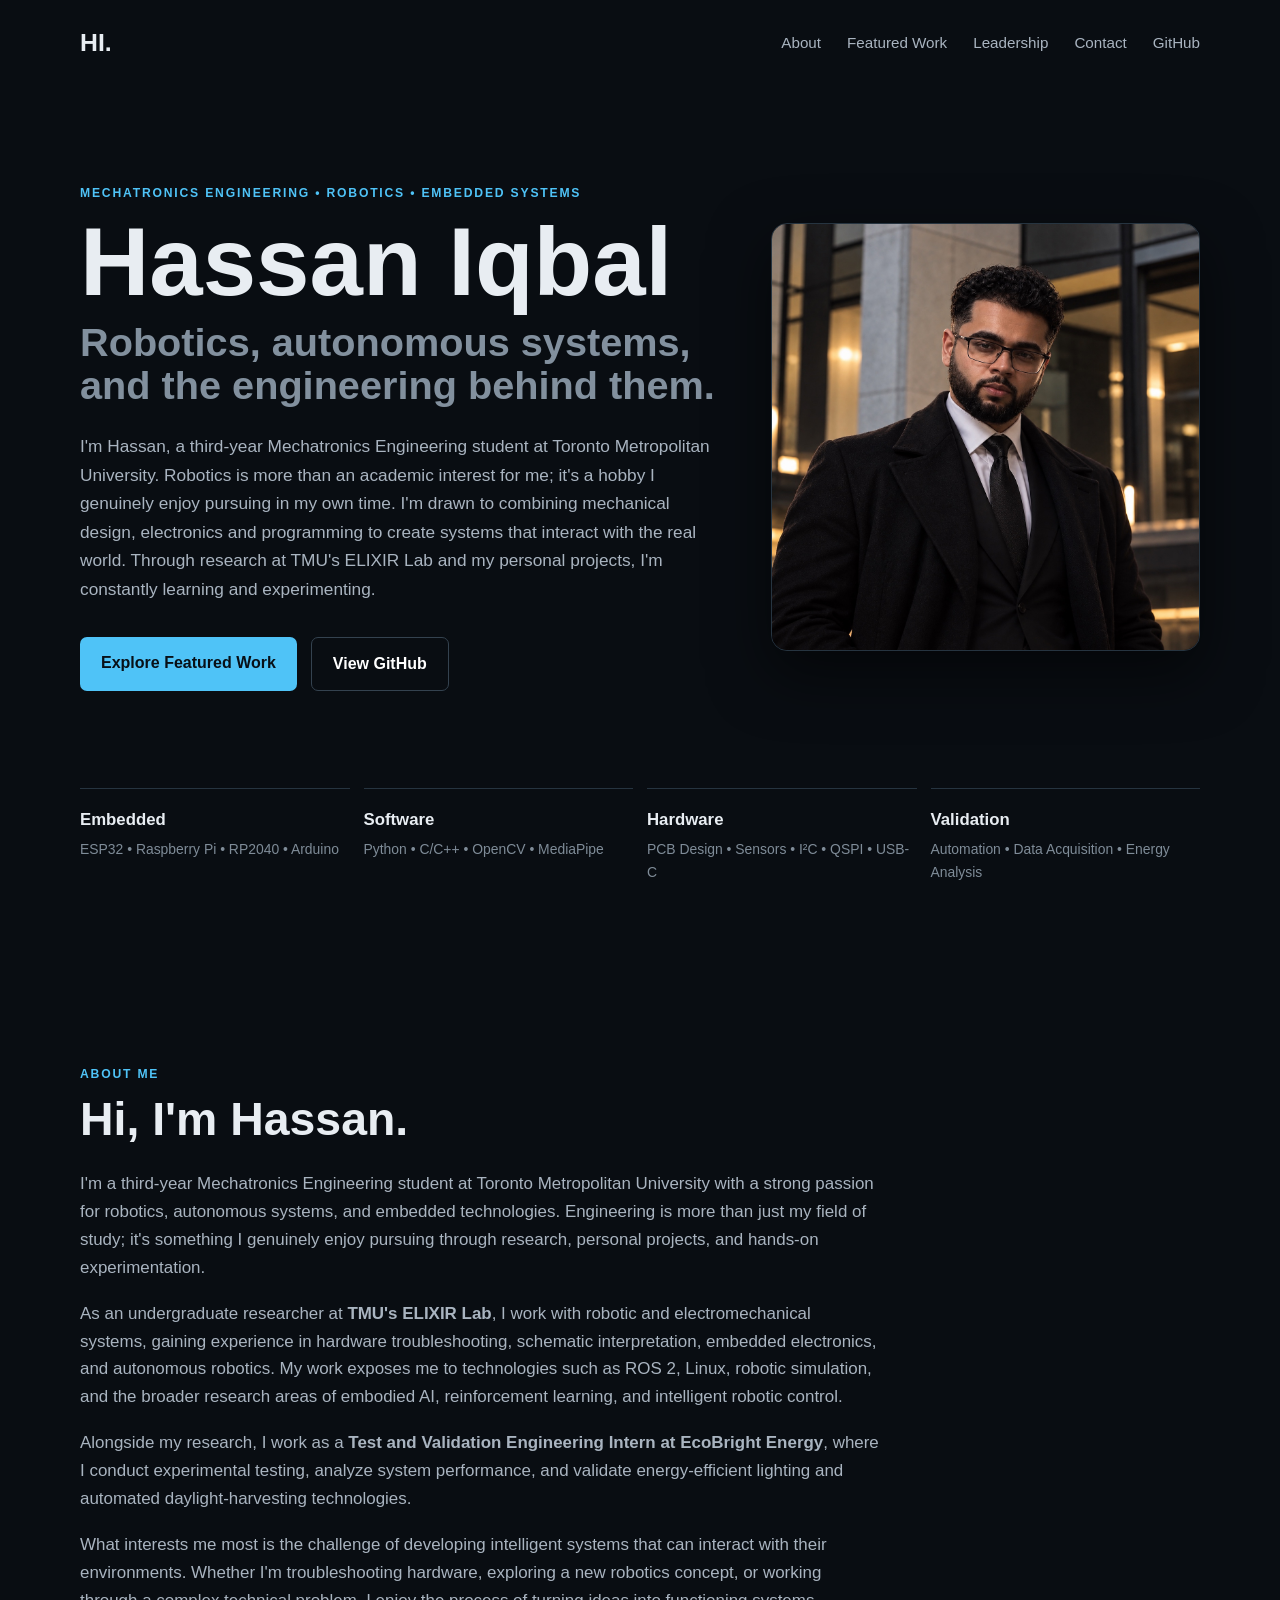
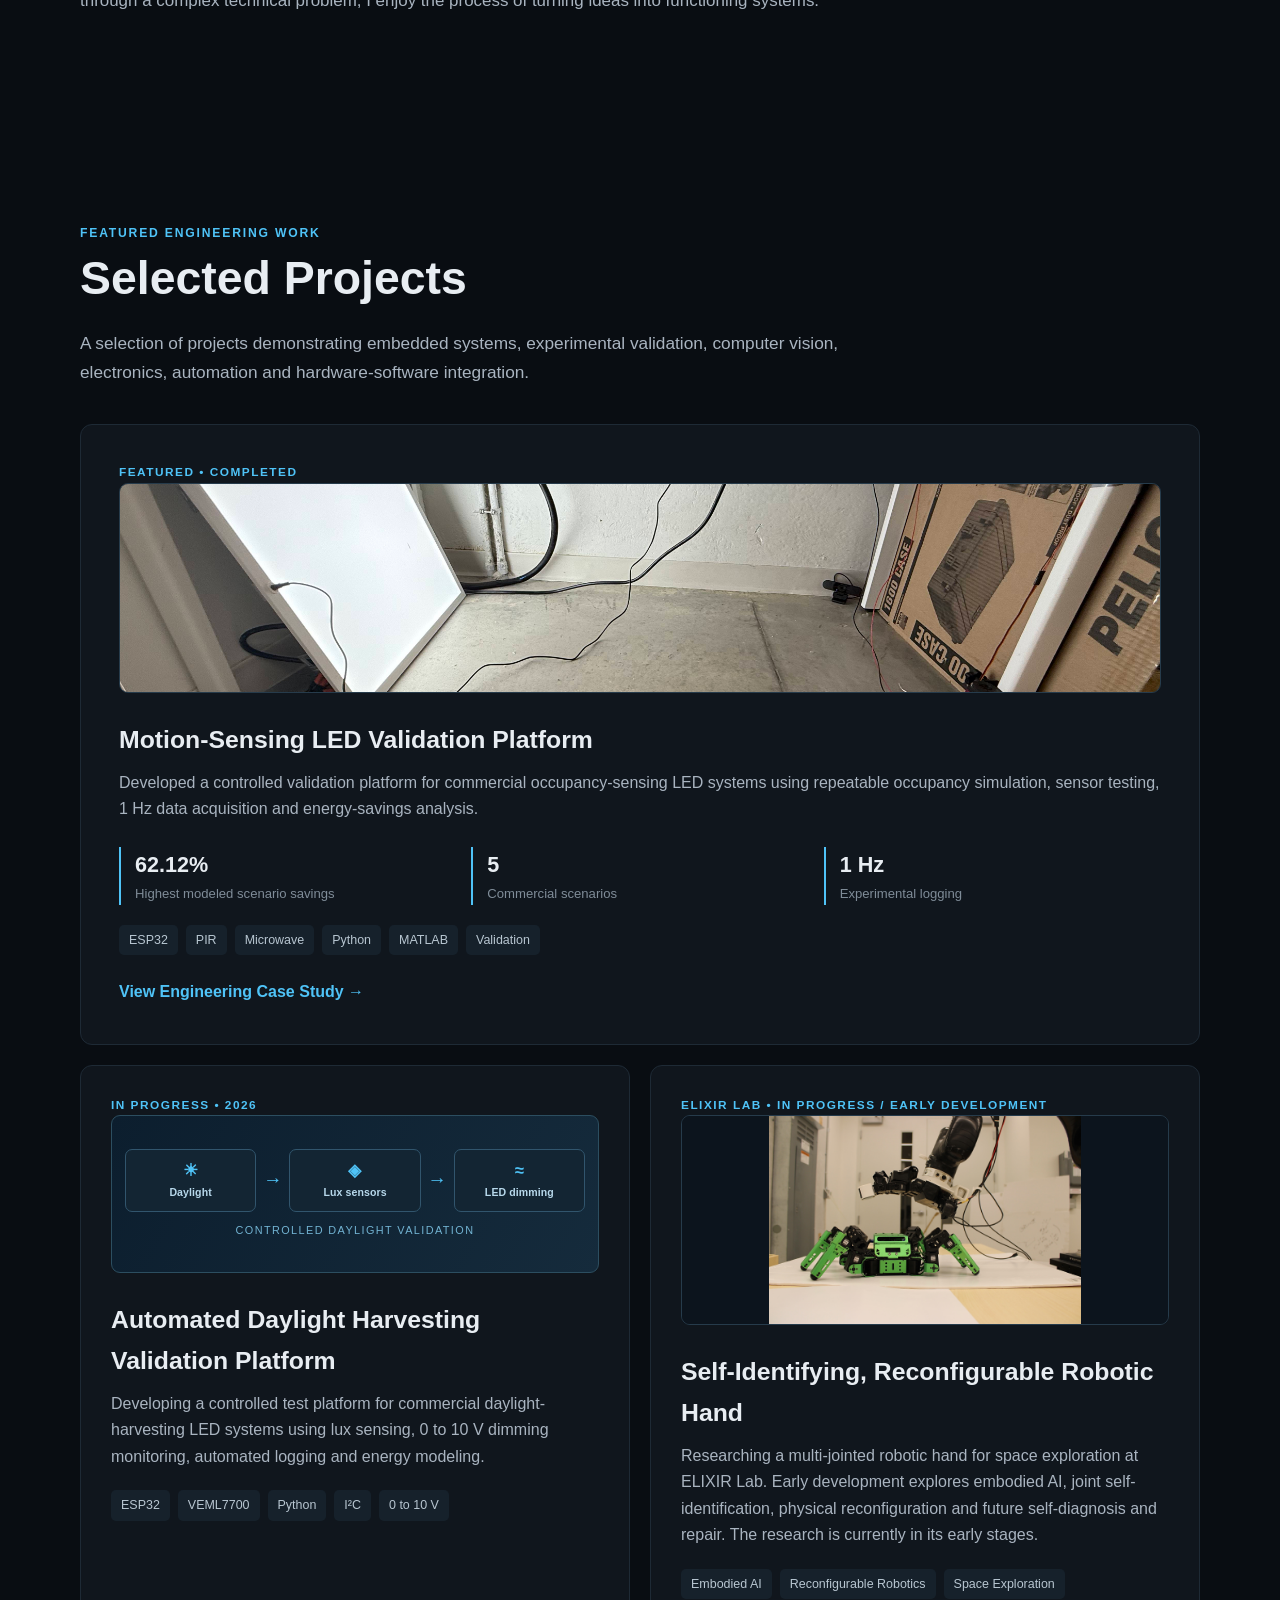
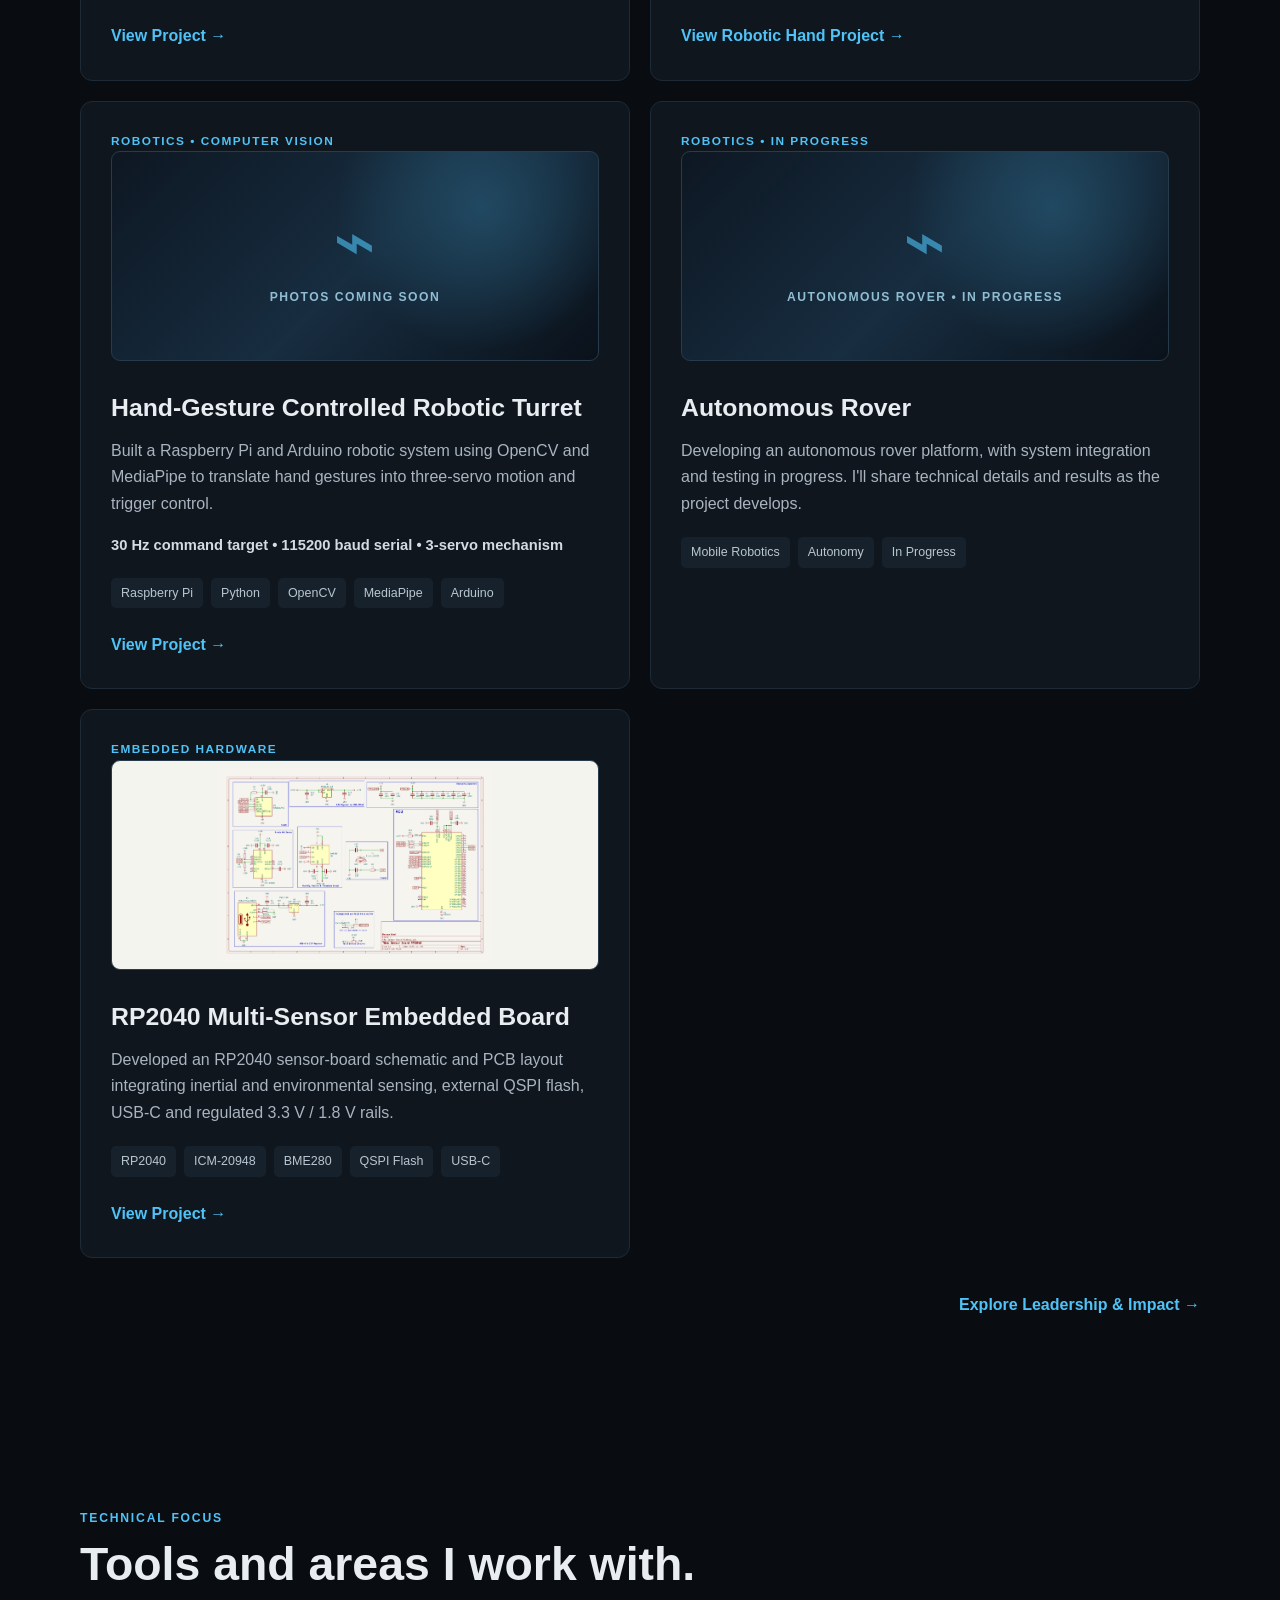
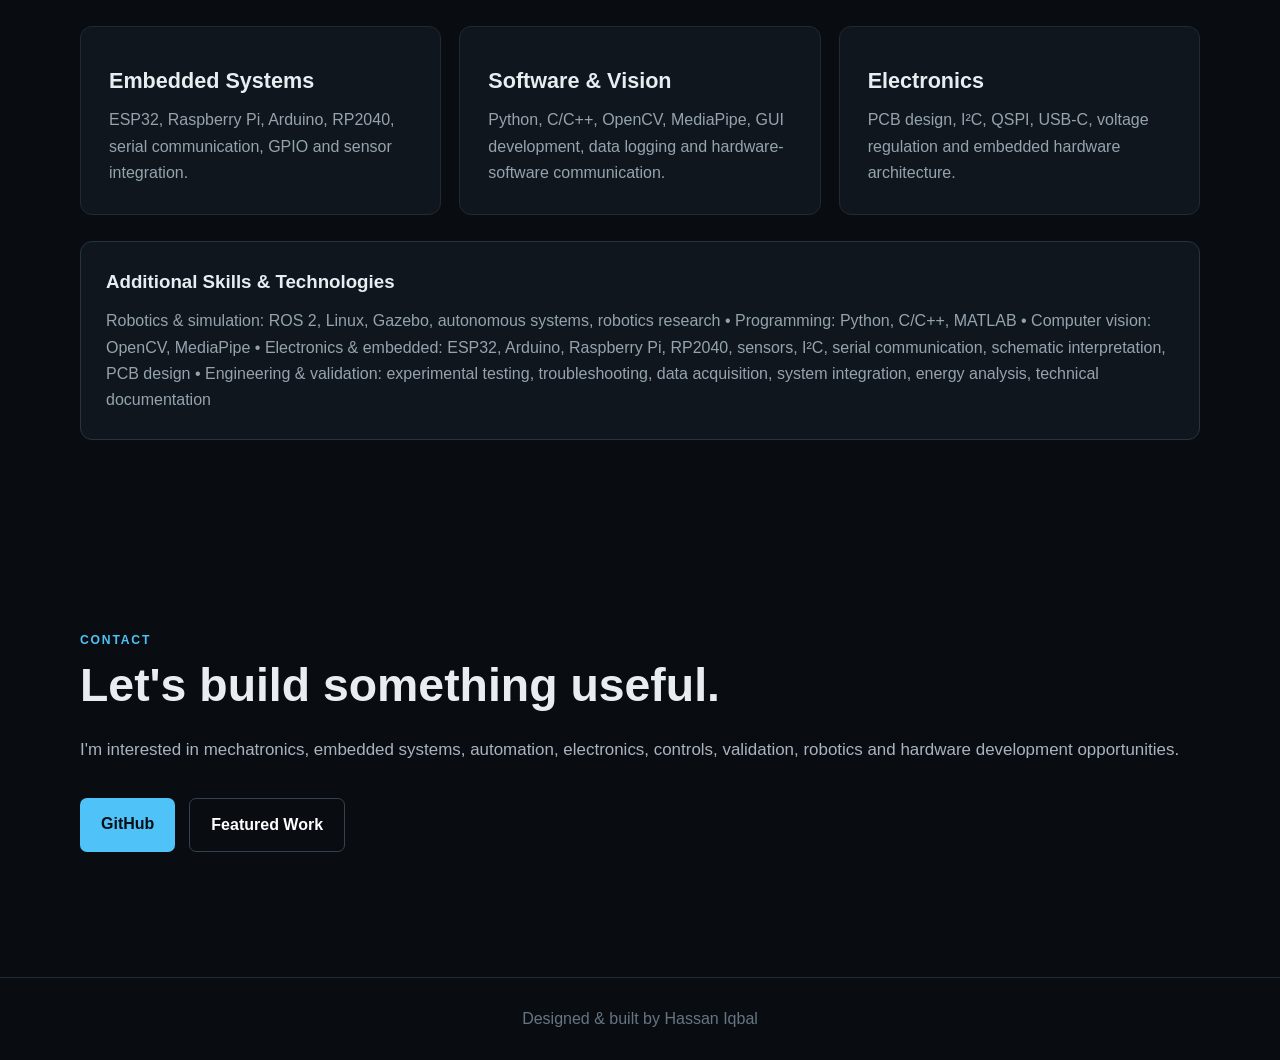
<file: index.html>
<!DOCTYPE html>
<html lang="en">
<head>
    <meta charset="UTF-8">
    <meta name="viewport" content="width=device-width,initial-scale=1.0">

    <title>Hassan Iqbal | Mechatronics Engineering Portfolio</title>

    <meta
        name="description"
        content="Engineering portfolio of Hassan Iqbal, a Mechatronics Engineering student focused on embedded systems, automation, electronics, computer vision, validation and hardware-software integration."
    >

    <link rel="stylesheet" href="style.css?v=20261025-sharp">
</head>

<body>

<nav>
    <div class="logo">
        <a href="index.html">HI.</a>
    </div>

    <div class="nav-links">
        <a href="#about">About</a>
        <a href="projects.html">Featured Work</a>
        <a href="leadership.html">Leadership</a>
        <a href="#contact">Contact</a>
        <a href="https://github.com/hib50" target="_blank">GitHub</a>
    </div>
</nav>


<main>

<section class="hero hero-with-photo"><div class="hero-copy">

    <p class="intro">
        MECHATRONICS ENGINEERING • ROBOTICS • EMBEDDED SYSTEMS
    </p>

    <h1>Hassan Iqbal</h1>

    <h2>
        Robotics, autonomous systems, and the engineering behind them.
    </h2>

    <p class="hero-text">I'm Hassan, a third-year Mechatronics Engineering student at Toronto Metropolitan University. Robotics is more than an academic interest for me; it's a hobby I genuinely enjoy pursuing in my own time. I'm drawn to combining mechanical design, electronics and programming to create systems that interact with the real world. Through research at TMU's ELIXIR Lab and my personal projects, I'm constantly learning and experimenting.</p>

    <div class="buttons">

        <a class="primary" href="projects.html">
            Explore Featured Work
        </a>

        <a class="secondary"
           href="https://github.com/hib50"
           target="_blank">
            View GitHub
        </a>

    </div>

</div><div class="hero-portrait-wrap"><img class="hero-portrait" src="hassan-portrait-hq-v2.jpg" alt="Professional portrait of Hassan Iqbal" fetchpriority="high"></div></section>


<section class="engineering-snapshot">

    <div class="snapshot-grid">

        <div class="snapshot-item">
            <strong>Embedded</strong>
            <span>ESP32 • Raspberry Pi • RP2040 • Arduino</span>
        </div>

        <div class="snapshot-item">
            <strong>Software</strong>
            <span>Python • C/C++ • OpenCV • MediaPipe</span>
        </div>

        <div class="snapshot-item">
            <strong>Hardware</strong>
            <span>PCB Design • Sensors • I²C • QSPI • USB-C</span>
        </div>

        <div class="snapshot-item">
            <strong>Validation</strong>
            <span>Automation • Data Acquisition • Energy Analysis</span>
        </div>

    </div>

</section>


<section id="about"><p class="section-label">ABOUT ME</p><h2>Hi, I'm Hassan.</h2><p>I'm a third-year Mechatronics Engineering student at Toronto Metropolitan University with a strong passion for robotics, autonomous systems, and embedded technologies. Engineering is more than just my field of study; it's something I genuinely enjoy pursuing through research, personal projects, and hands-on experimentation.</p><p>As an undergraduate researcher at <strong>TMU's ELIXIR Lab</strong>, I work with robotic and electromechanical systems, gaining experience in hardware troubleshooting, schematic interpretation, embedded electronics, and autonomous robotics. My work exposes me to technologies such as ROS 2, Linux, robotic simulation, and the broader research areas of embodied AI, reinforcement learning, and intelligent robotic control.</p><p>Alongside my research, I work as a <strong>Test and Validation Engineering Intern at EcoBright Energy</strong>, where I conduct experimental testing, analyze system performance, and validate energy-efficient lighting and automated daylight-harvesting technologies.</p><p>What interests me most is the challenge of developing intelligent systems that can interact with their environments. Whether I'm troubleshooting hardware, exploring a new robotics concept, or working through a complex technical problem, I enjoy the process of turning ideas into functioning systems.</p></section>


<section id="projects">

    <p class="section-label">FEATURED ENGINEERING WORK</p>

    <h2>Selected Projects</h2>

    <p class="section-intro">
        A selection of projects demonstrating embedded systems,
        experimental validation, computer vision, electronics,
        automation and hardware-software integration.
    </p>


    <div class="project-grid">
<article class="project featured">

            <span>FEATURED • COMPLETED</span>

            <div class="project-media"><img src="physical-test-setup.jpeg" alt="Actual EcoBright motion-sensing LED validation test setup" loading="lazy"></div><h3>Motion-Sensing LED Validation Platform</h3>

            <p>
                Developed a controlled validation platform for commercial
                occupancy-sensing LED systems using repeatable occupancy
                simulation, sensor testing, 1 Hz data acquisition and
                energy-savings analysis.
            </p>

            <div class="home-metrics">

                <div>
                    <strong>62.12%</strong>
                    <span>Highest modeled scenario savings</span>
                </div>

                <div>
                    <strong>5</strong>
                    <span>Commercial scenarios</span>
                </div>

                <div>
                    <strong>1 Hz</strong>
                    <span>Experimental logging</span>
                </div>

            </div>

            <div class="tags">
                <span>ESP32</span>
                <span>PIR</span>
                <span>Microwave</span>
                <span>Python</span>
                <span>MATLAB</span>
                <span>Validation</span>
            </div>

            <a href="ecobright-phase1.html">
                View Engineering Case Study →
            </a>

        </article>

<article class="project">

            <span>IN PROGRESS • 2026</span>

            <div class="project-media daylight-visual" role="img" aria-label="Daylight flows through a lux sensor to control LED dimming"><div class="dh-flow"><div class="dh-node"><b>☀</b>Daylight</div><span class="dh-arrow">→</span><div class="dh-node"><b>◈</b>Lux sensors</div><span class="dh-arrow">→</span><div class="dh-node"><b>≈</b>LED dimming</div></div><div class="dh-label">CONTROLLED DAYLIGHT VALIDATION</div></div><h3>Automated Daylight Harvesting Validation Platform</h3>

            <p>
                Developing a controlled test platform for commercial
                daylight-harvesting LED systems using lux sensing,
                0 to 10 V dimming monitoring, automated logging and
                energy modeling.
            </p>

            <div class="tags">
                <span>ESP32</span>
                <span>VEML7700</span>
                <span>Python</span>
                <span>I²C</span>
                <span>0 to 10 V</span>
            </div>

            <a href="daylight-harvesting.html">
                View Project →
            </a>

        </article>

<article class="project"><span>ELIXIR LAB • IN PROGRESS / EARLY DEVELOPMENT</span><div class="project-media hand-photo"><img src="elixir-robotic-hand-hq-v2.jpg" alt="ELIXIR Lab robotic hand photographed at the lab bench, showing the complete robotic assembly" loading="lazy"></div><h3>Self-Identifying, Reconfigurable Robotic Hand</h3><p>Researching a multi-jointed robotic hand for space exploration at ELIXIR Lab. Early development explores embodied AI, joint self-identification, physical reconfiguration and future self-diagnosis and repair. The research is currently in its early stages.</p><div class="tags"><span>Embodied AI</span><span>Reconfigurable Robotics</span><span>Space Exploration</span></div><a href="robotic-hand.html">View Robotic Hand Project →</a></article>

<article class="project">

            <span>ROBOTICS • COMPUTER VISION</span>

            <div class="project-media project-media-placeholder"><span class="media-symbol">⌁</span><span>PHOTOS COMING SOON</span></div><h3>Hand-Gesture Controlled Robotic Turret</h3>

            <p>
                Built a Raspberry Pi and Arduino robotic system using
                OpenCV and MediaPipe to translate hand gestures into
                three-servo motion and trigger control.
            </p>

            <div class="mini-results">
                30 Hz command target • 115200 baud serial • 3-servo mechanism
            </div>

            <div class="tags">
                <span>Raspberry Pi</span>
                <span>Python</span>
                <span>OpenCV</span>
                <span>MediaPipe</span>
                <span>Arduino</span>
            </div>

            <a href="turret.html?v=20261025-sharp">
                View Project →
            </a>

        </article>

<article class="project"><span>ROBOTICS • IN PROGRESS</span><div class="project-media project-media-placeholder"><span class="media-symbol">⌁</span><span>AUTONOMOUS ROVER • IN PROGRESS</span></div><h3>Autonomous Rover</h3><p>Developing an autonomous rover platform, with system integration and testing in progress. I'll share technical details and results as the project develops.</p><div class="tags"><span>Mobile Robotics</span><span>Autonomy</span><span>In Progress</span></div></article>

<article class="project">

            <span>EMBEDDED HARDWARE</span>

            <div class="project-media rp2040-schematic-thumb"><img src="rp2040-schematic.png" alt="RP2040 multi-sensor electrical schematic drawn in KiCad" loading="lazy"></div><h3>RP2040 Multi-Sensor Embedded Board</h3>

            <p>
                Developed an RP2040 sensor-board schematic and PCB layout integrating
                inertial and environmental sensing, external QSPI flash,
                USB-C and regulated 3.3 V / 1.8 V rails.
            </p>

            <div class="tags">
                <span>RP2040</span>
                <span>ICM-20948</span>
                <span>BME280</span>
                <span>QSPI Flash</span>
                <span>USB-C</span>
            </div>

            <a href="pcb.html">
                View Project →
            </a>

        </article>
    </div>

    <div class="view-all-projects">
        <a href="leadership.html">
            Explore Leadership & Impact →
        </a>
    </div>

</section>


<section id="technical-focus">

    <p class="section-label">TECHNICAL FOCUS</p>

    <h2>Tools and areas I work with.</h2>

    <div class="skills-grid">

        <div class="skill-group">
            <h3>Embedded Systems</h3>
            <p>
                ESP32, Raspberry Pi, Arduino, RP2040,
                serial communication, GPIO and sensor integration.
            </p>
        </div>

        <div class="skill-group">
            <h3>Software & Vision</h3>
            <p>
                Python, C/C++, OpenCV, MediaPipe,
                GUI development, data logging and hardware-software communication.
            </p>
        </div>

        <div class="skill-group">
            <h3>Electronics</h3>
            <p>
                PCB design, I²C, QSPI, USB-C, voltage regulation
                and embedded hardware architecture.
            </p>
        </div>

    </div><div class="additional-skills"><h3>Additional Skills & Technologies</h3><p>Robotics & simulation: ROS 2, Linux, Gazebo, autonomous systems, robotics research • Programming: Python, C/C++, MATLAB • Computer vision: OpenCV, MediaPipe • Electronics & embedded: ESP32, Arduino, Raspberry Pi, RP2040, sensors, I²C, serial communication, schematic interpretation, PCB design • Engineering & validation: experimental testing, troubleshooting, data acquisition, system integration, energy analysis, technical documentation</p></div>

</section>


<section id="contact">

    <p class="section-label">CONTACT</p>

    <h2>Let's build something useful.</h2>

    <p>
        I'm interested in mechatronics, embedded systems, automation,
        electronics, controls, validation, robotics and hardware
        development opportunities.
    </p>

    <div class="buttons">

        <a class="primary"
           href="https://github.com/hib50"
           target="_blank">
            GitHub
        </a>

        <a class="secondary" href="projects.html">
            Featured Work
        </a>

    </div>

</section>

</main>


<footer>
    <p>Designed & built by Hassan Iqbal</p>
</footer>

</body>
</html>
</file>
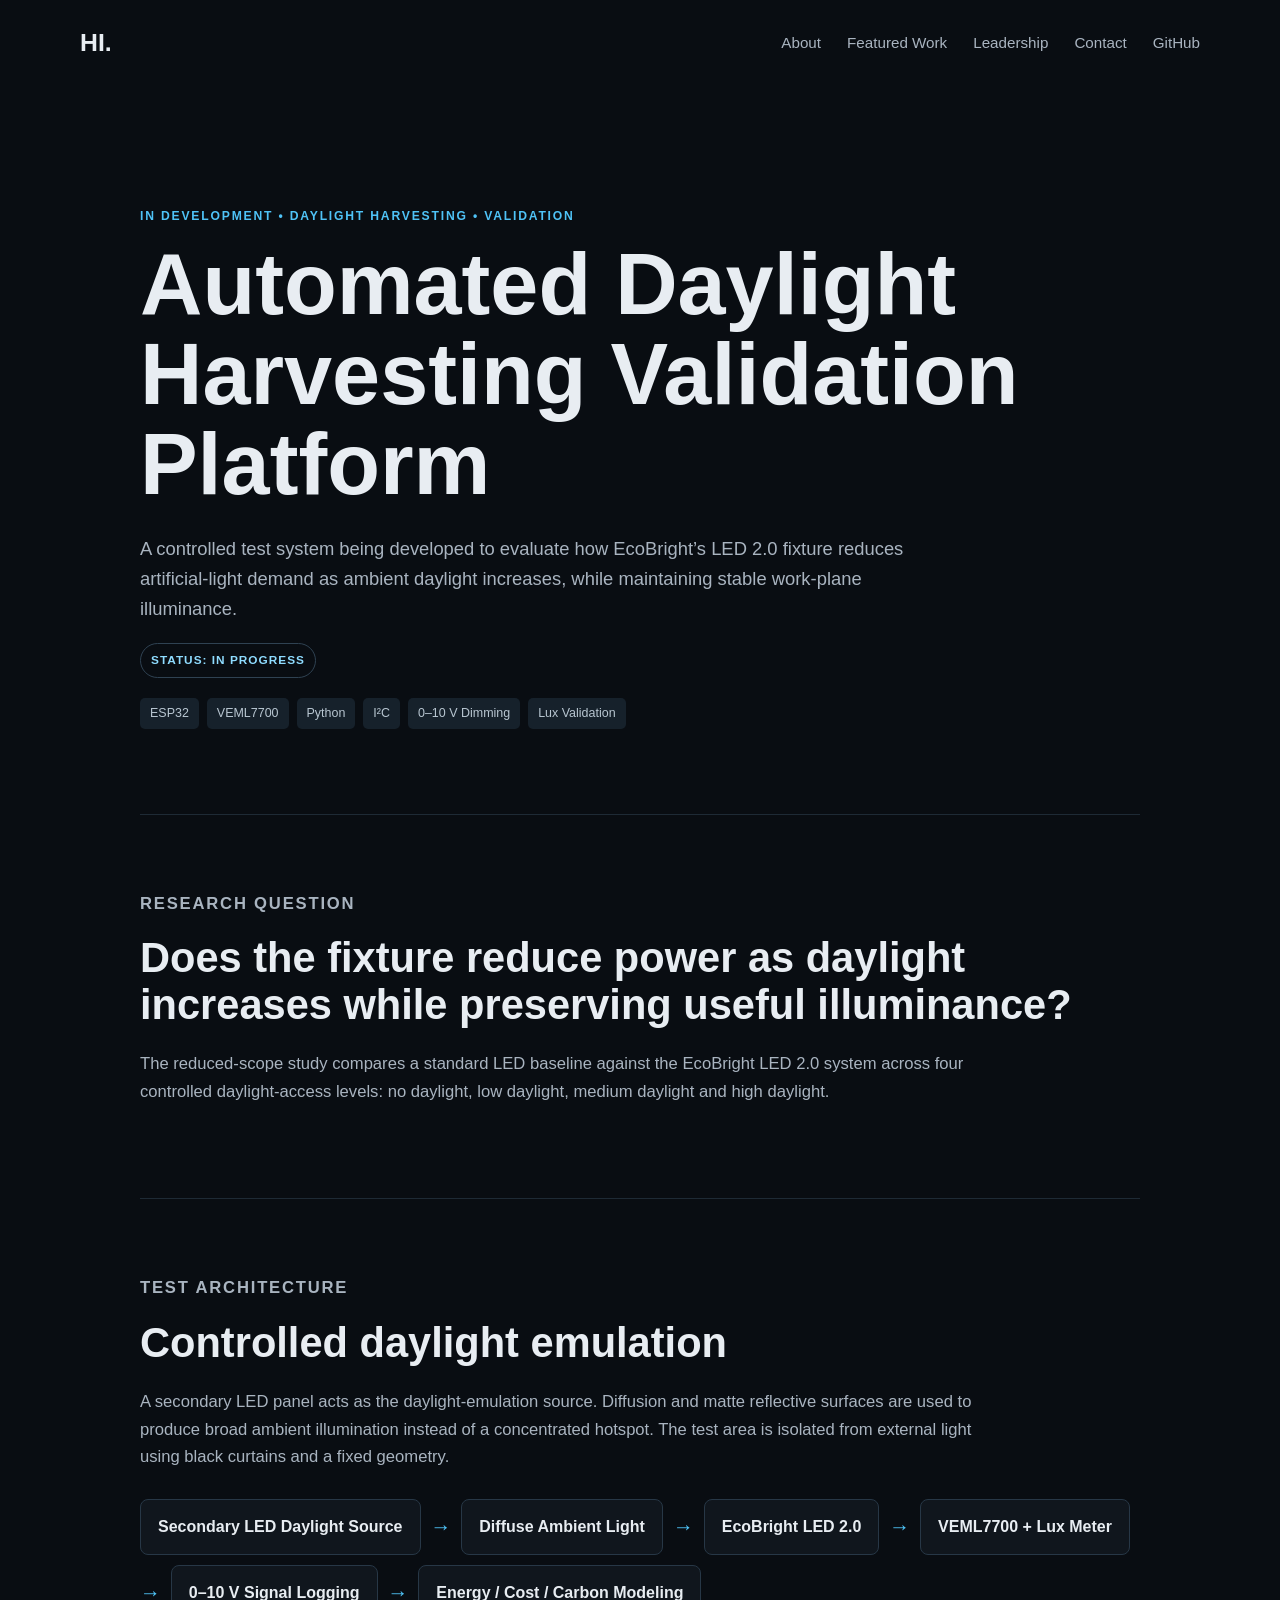
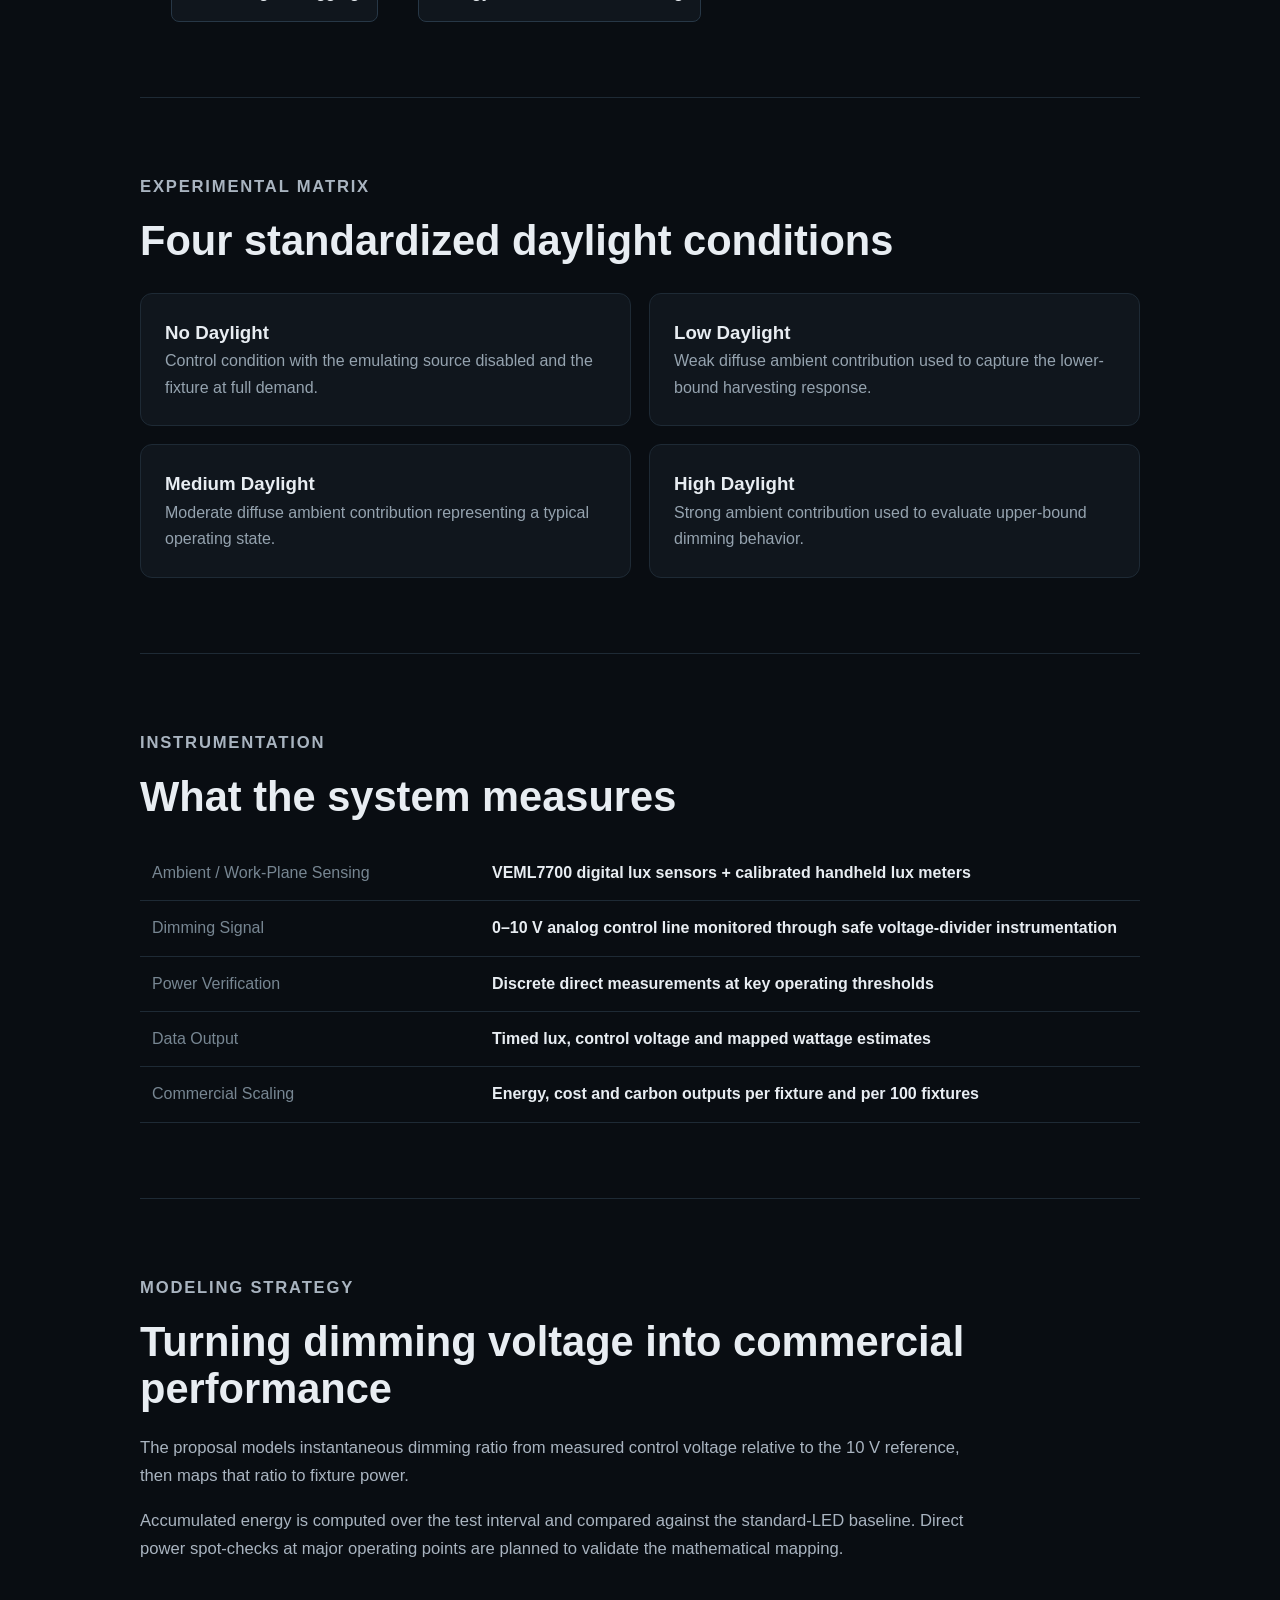
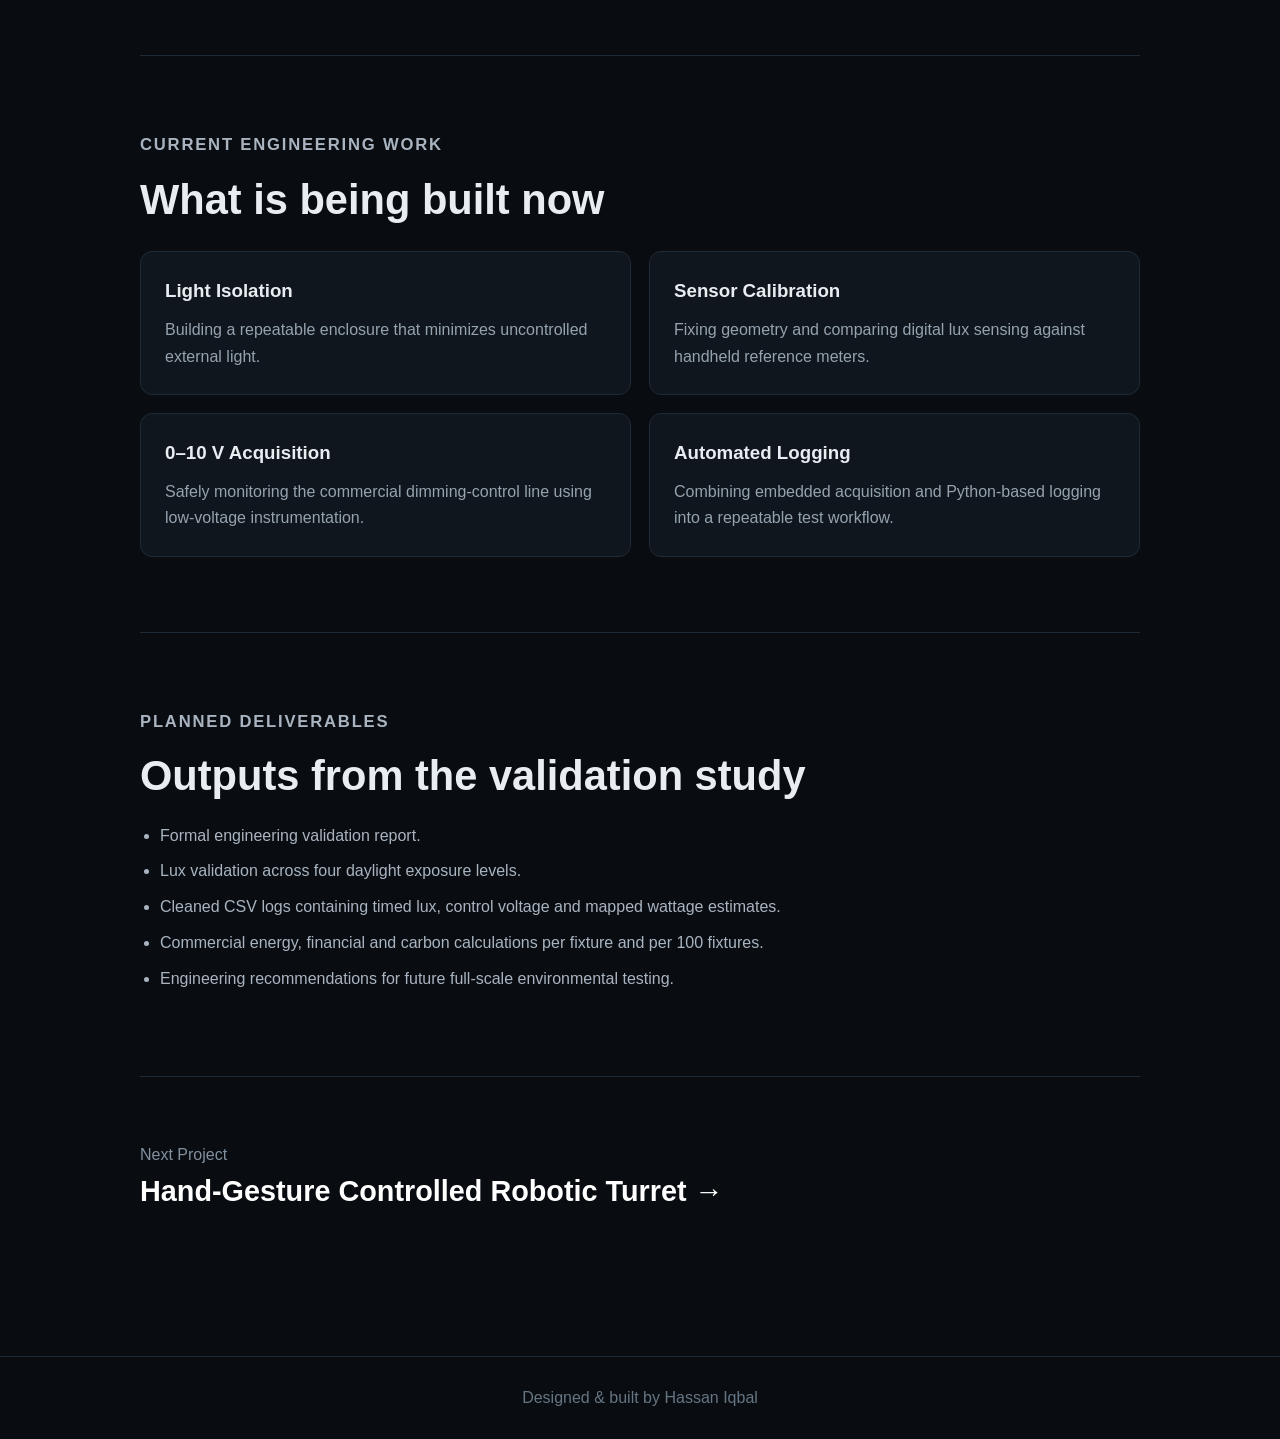
<file: daylight-harvesting.html>
<!DOCTYPE html>
<html lang="en">

<head>
    <meta charset="UTF-8">
    <meta name="viewport" content="width=device-width,initial-scale=1.0">

    <title>Daylight Harvesting Validation | Hassan Iqbal</title>

    <link rel="stylesheet" href="style.css">
</head>

<body>

<nav>

    <div class="logo">
        <a href="index.html">HI.</a>
    </div>

    <div class="nav-links">
        <a href="index.html#about">About</a>
        <a href="projects.html">Featured Work</a>
        <a href="leadership.html">Leadership</a>
        <a href="index.html#contact">Contact</a>
        <a href="https://github.com/hib50" target="_blank">GitHub</a>
    </div>

</nav>


<main class="project-page">

<section class="project-hero">

    <p class="section-label">
        IN DEVELOPMENT • DAYLIGHT HARVESTING • VALIDATION
    </p>

    <h1>Automated Daylight Harvesting Validation Platform</h1>

    <p class="project-summary">
        A controlled test system being developed to evaluate how
        EcoBright’s LED 2.0 fixture reduces artificial-light demand as
        ambient daylight increases, while maintaining stable
        work-plane illuminance.
    </p>

    <span class="status-pill">
        STATUS: IN PROGRESS
    </span>

    <div class="tags">
        <span>ESP32</span>
        <span>VEML7700</span>
        <span>Python</span>
        <span>I²C</span>
        <span>0–10 V Dimming</span>
        <span>Lux Validation</span>
    </div>

</section>


<section class="case-section">

    <p class="section-label">RESEARCH QUESTION</p>

    <h2>
        Does the fixture reduce power as daylight increases
        while preserving useful illuminance?
    </h2>

    <p>
        The reduced-scope study compares a standard LED baseline
        against the EcoBright LED 2.0 system across four controlled
        daylight-access levels: no daylight, low daylight,
        medium daylight and high daylight.
    </p>

</section>


<section class="case-section">

    <p class="section-label">TEST ARCHITECTURE</p>

    <h2>Controlled daylight emulation</h2>

    <p>
        A secondary LED panel acts as the daylight-emulation source.
        Diffusion and matte reflective surfaces are used to produce
        broad ambient illumination instead of a concentrated hotspot.
        The test area is isolated from external light using black
        curtains and a fixed geometry.
    </p>


    <div class="architecture-stack">

        <div class="architecture-box">
            Secondary LED Daylight Source
        </div>

        <div class="architecture-arrow">→</div>

        <div class="architecture-box">
            Diffuse Ambient Light
        </div>

        <div class="architecture-arrow">→</div>

        <div class="architecture-box">
            EcoBright LED 2.0
        </div>

        <div class="architecture-arrow">→</div>

        <div class="architecture-box">
            VEML7700 + Lux Meter
        </div>

        <div class="architecture-arrow">→</div>

        <div class="architecture-box">
            0–10 V Signal Logging
        </div>

        <div class="architecture-arrow">→</div>

        <div class="architecture-box">
            Energy / Cost / Carbon Modeling
        </div>

    </div>

</section>


<section class="case-section">

    <p class="section-label">EXPERIMENTAL MATRIX</p>

    <h2>Four standardized daylight conditions</h2>

    <div class="scenario-grid">

        <div class="scenario-card">
            <h3>No Daylight</h3>
            <p>
                Control condition with the emulating source disabled
                and the fixture at full demand.
            </p>
        </div>

        <div class="scenario-card">
            <h3>Low Daylight</h3>
            <p>
                Weak diffuse ambient contribution used to capture
                the lower-bound harvesting response.
            </p>
        </div>

        <div class="scenario-card">
            <h3>Medium Daylight</h3>
            <p>
                Moderate diffuse ambient contribution representing
                a typical operating state.
            </p>
        </div>

        <div class="scenario-card">
            <h3>High Daylight</h3>
            <p>
                Strong ambient contribution used to evaluate
                upper-bound dimming behavior.
            </p>
        </div>

    </div>

</section>


<section class="case-section">

    <p class="section-label">INSTRUMENTATION</p>

    <h2>What the system measures</h2>

    <table class="spec-table">

        <tr>
            <td>Ambient / Work-Plane Sensing</td>
            <td>
                VEML7700 digital lux sensors +
                calibrated handheld lux meters
            </td>
        </tr>

        <tr>
            <td>Dimming Signal</td>
            <td>
                0–10 V analog control line monitored through
                safe voltage-divider instrumentation
            </td>
        </tr>

        <tr>
            <td>Power Verification</td>
            <td>
                Discrete direct measurements at key
                operating thresholds
            </td>
        </tr>

        <tr>
            <td>Data Output</td>
            <td>
                Timed lux, control voltage and
                mapped wattage estimates
            </td>
        </tr>

        <tr>
            <td>Commercial Scaling</td>
            <td>
                Energy, cost and carbon outputs
                per fixture and per 100 fixtures
            </td>
        </tr>

    </table>

</section>


<section class="case-section">

    <p class="section-label">MODELING STRATEGY</p>

    <h2>Turning dimming voltage into commercial performance</h2>

    <p>
        The proposal models instantaneous dimming ratio from measured
        control voltage relative to the 10 V reference, then maps that
        ratio to fixture power.
    </p>

    <p>
        Accumulated energy is computed over the test interval and
        compared against the standard-LED baseline. Direct power
        spot-checks at major operating points are planned to validate
        the mathematical mapping.
    </p>

</section>


<section class="case-section">

    <p class="section-label">CURRENT ENGINEERING WORK</p>

    <h2>What is being built now</h2>

    <div class="challenge-grid">

        <div class="challenge-card">

            <h3>Light Isolation</h3>

            <p>
                Building a repeatable enclosure that minimizes
                uncontrolled external light.
            </p>

        </div>


        <div class="challenge-card">

            <h3>Sensor Calibration</h3>

            <p>
                Fixing geometry and comparing digital lux sensing
                against handheld reference meters.
            </p>

        </div>


        <div class="challenge-card">

            <h3>0–10 V Acquisition</h3>

            <p>
                Safely monitoring the commercial dimming-control
                line using low-voltage instrumentation.
            </p>

        </div>


        <div class="challenge-card">

            <h3>Automated Logging</h3>

            <p>
                Combining embedded acquisition and Python-based
                logging into a repeatable test workflow.
            </p>

        </div>

    </div>

</section>


<section class="case-section">

    <p class="section-label">PLANNED DELIVERABLES</p>

    <h2>Outputs from the validation study</h2>

    <ul class="bullets">

        <li>
            Formal engineering validation report.
        </li>

        <li>
            Lux validation across four daylight exposure levels.
        </li>

        <li>
            Cleaned CSV logs containing timed lux,
            control voltage and mapped wattage estimates.
        </li>

        <li>
            Commercial energy, financial and carbon calculations
            per fixture and per 100 fixtures.
        </li>

        <li>
            Engineering recommendations for future
            full-scale environmental testing.
        </li>

    </ul>

</section>


<section class="next-project">

    <p>Next Project</p>

    <a href="turret.html">
        Hand-Gesture Controlled Robotic Turret →
    </a>

</section>

</main>


<footer>
    <p>Designed & built by Hassan Iqbal</p>
</footer>

</body>
</html>
</file>
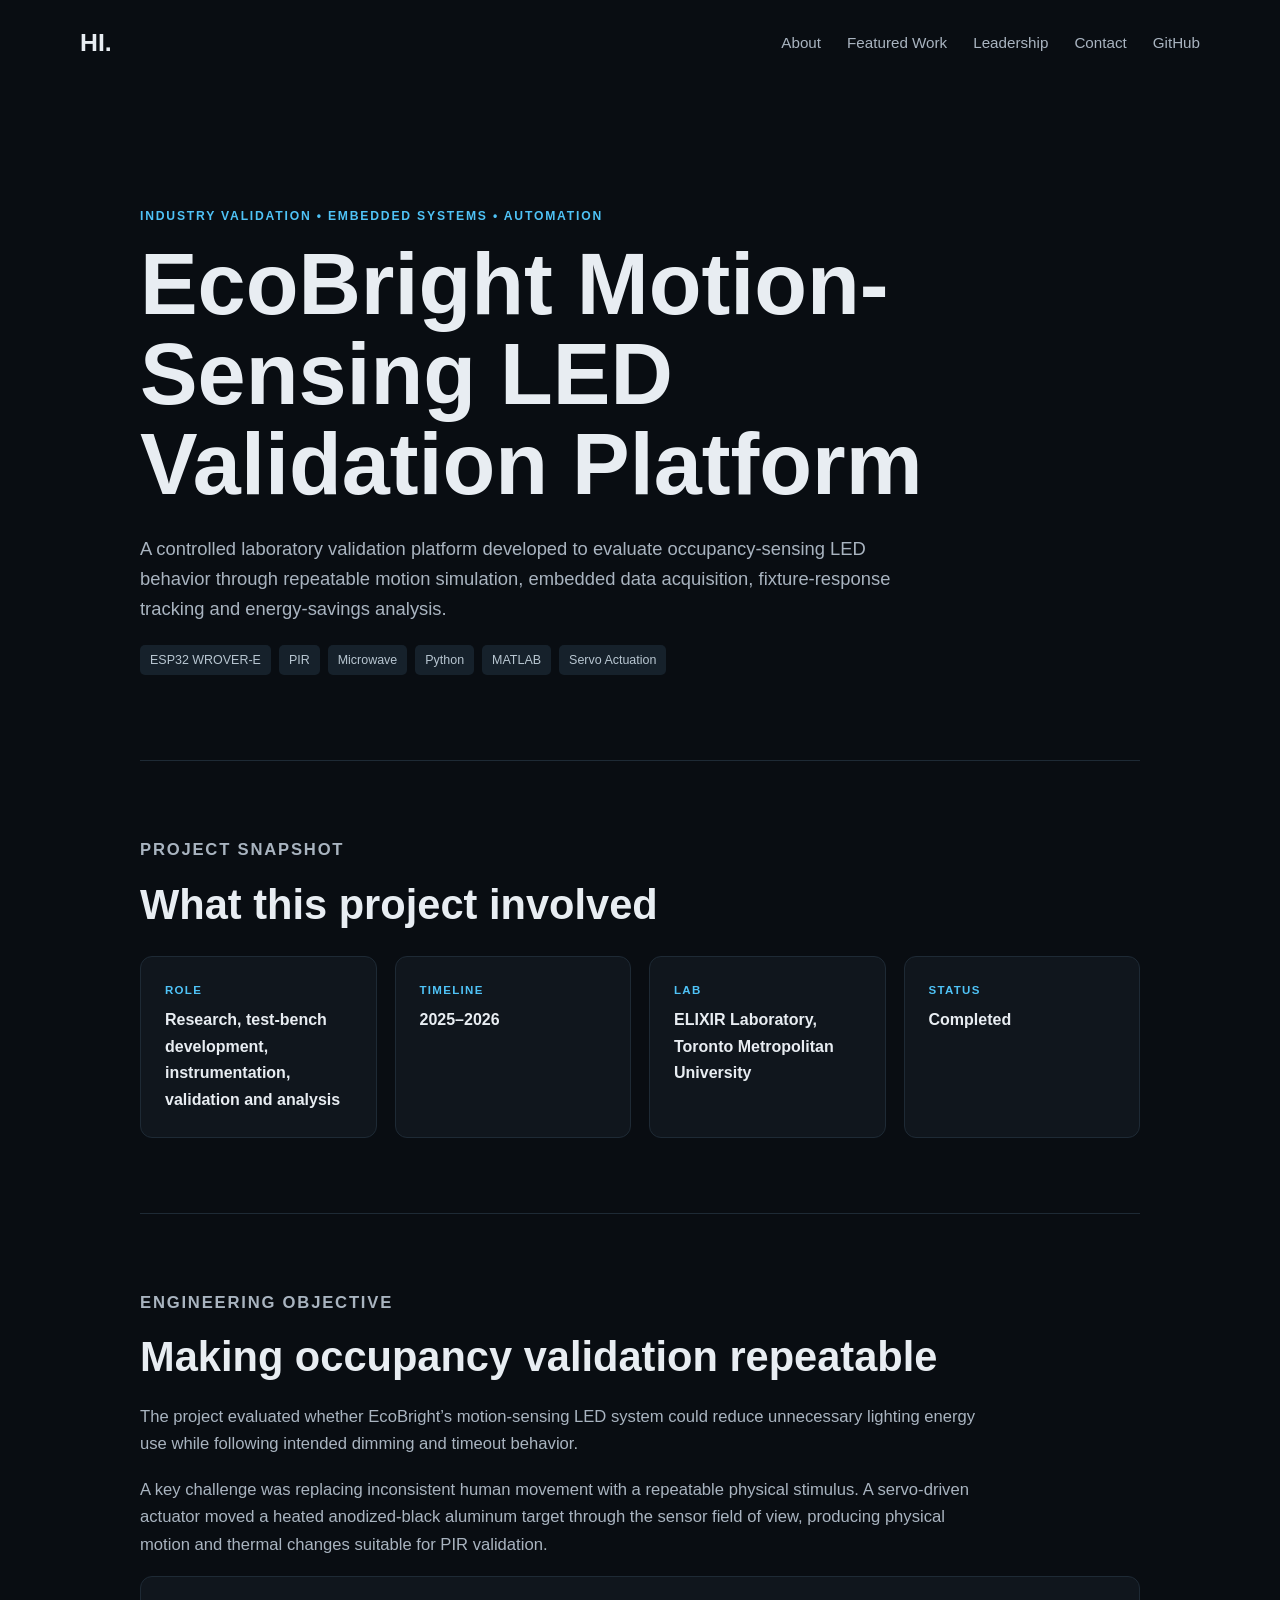
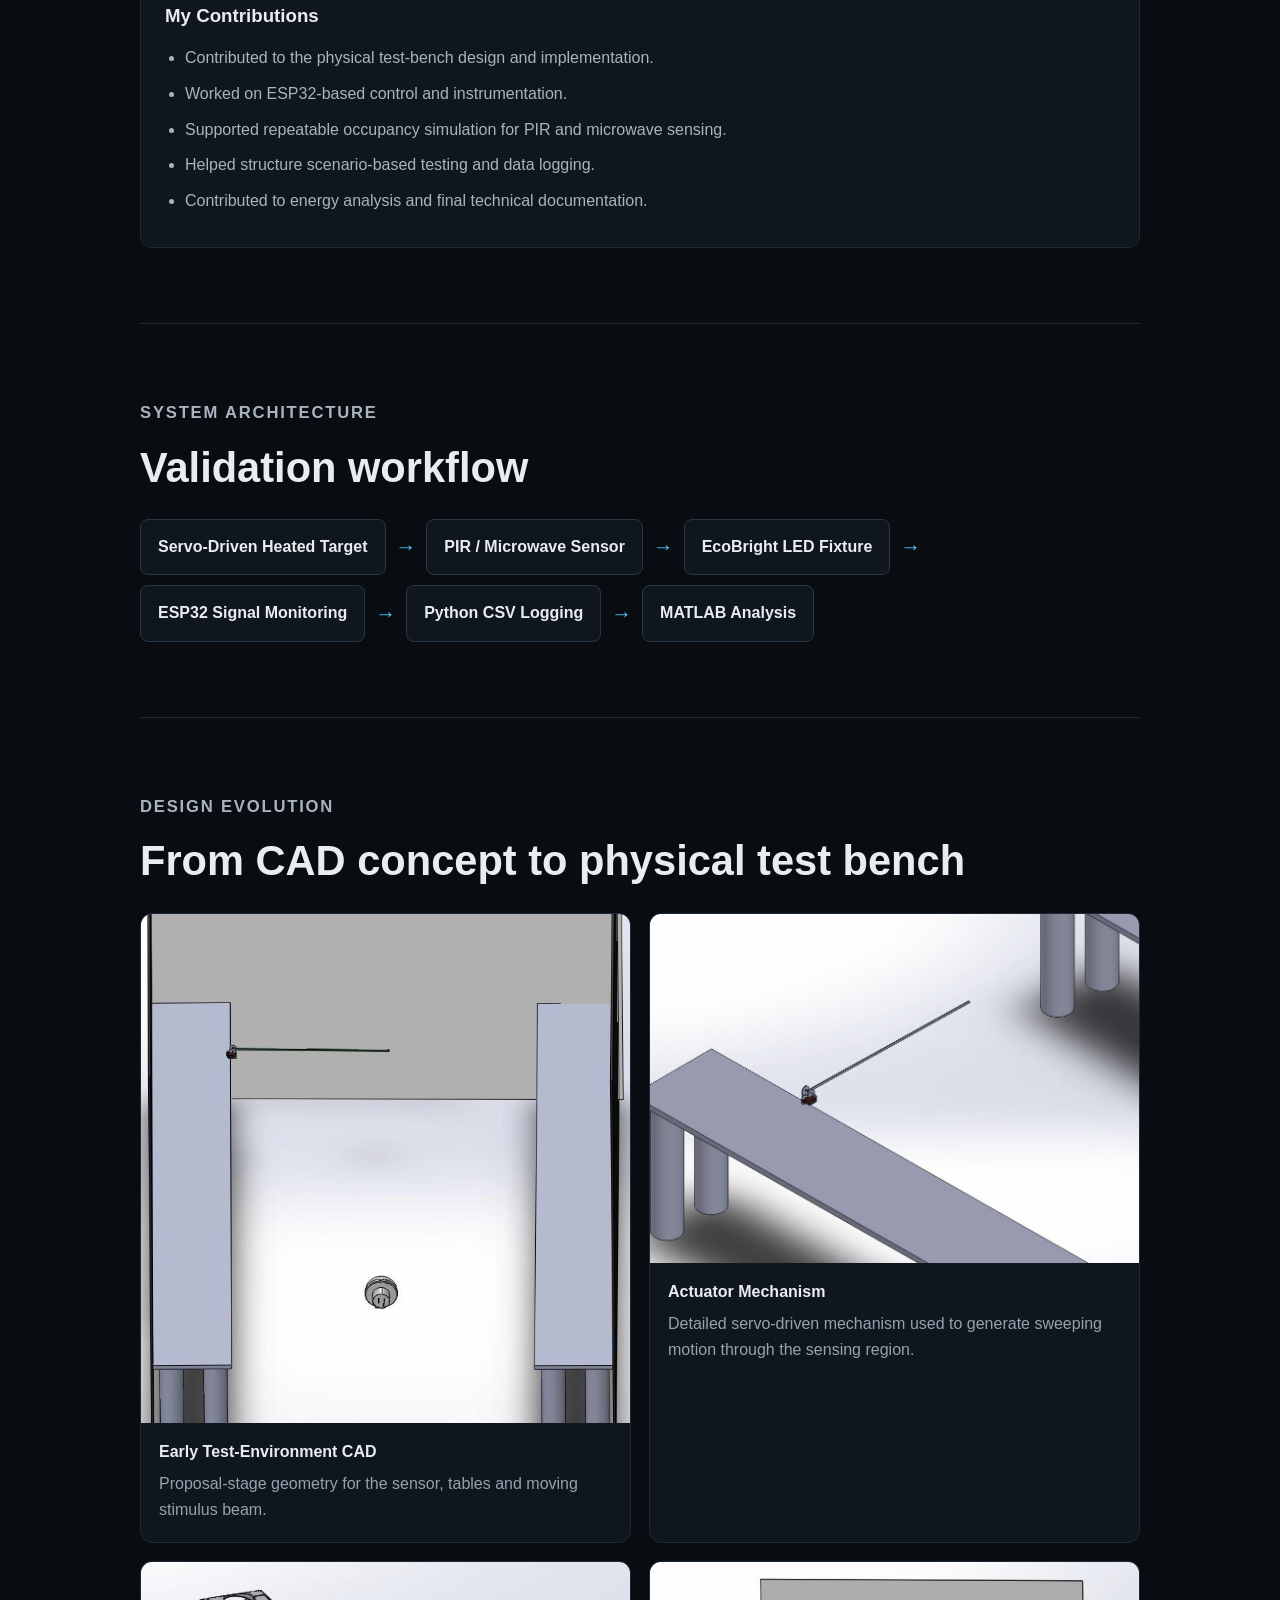
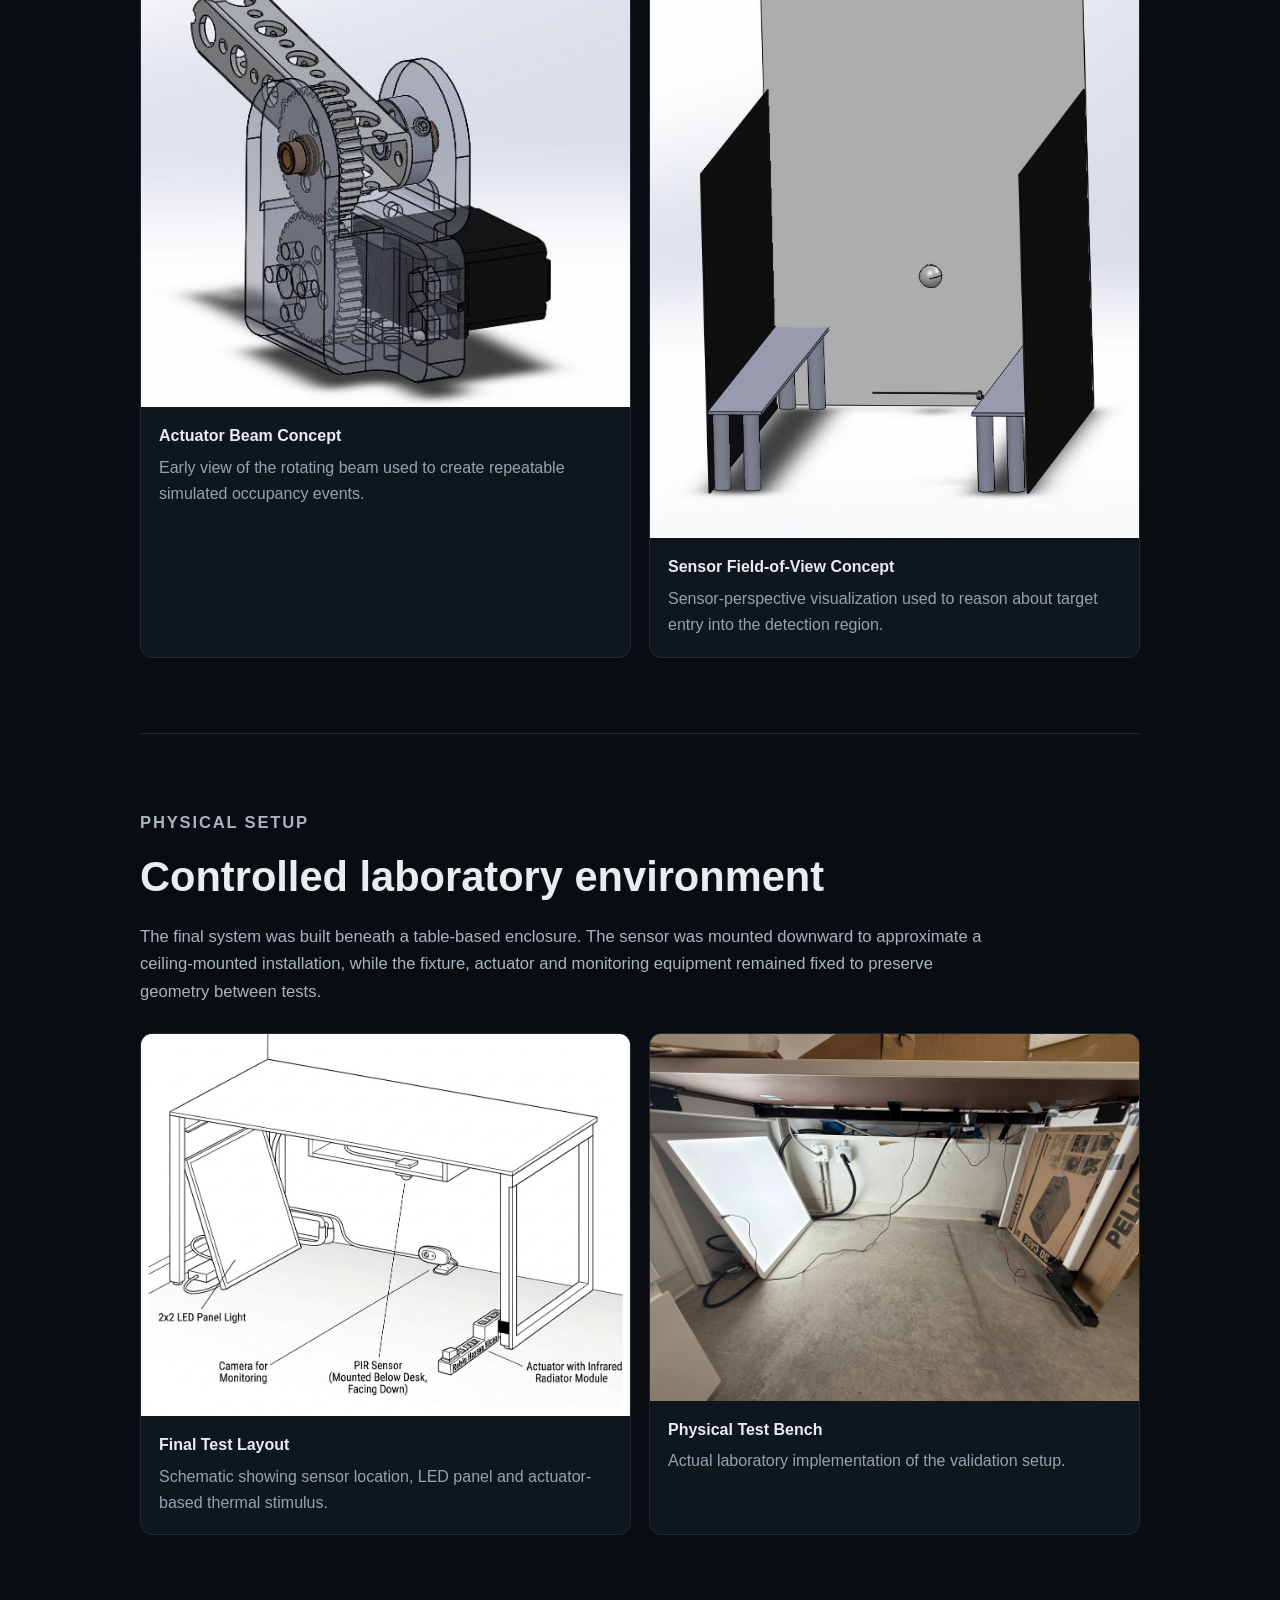
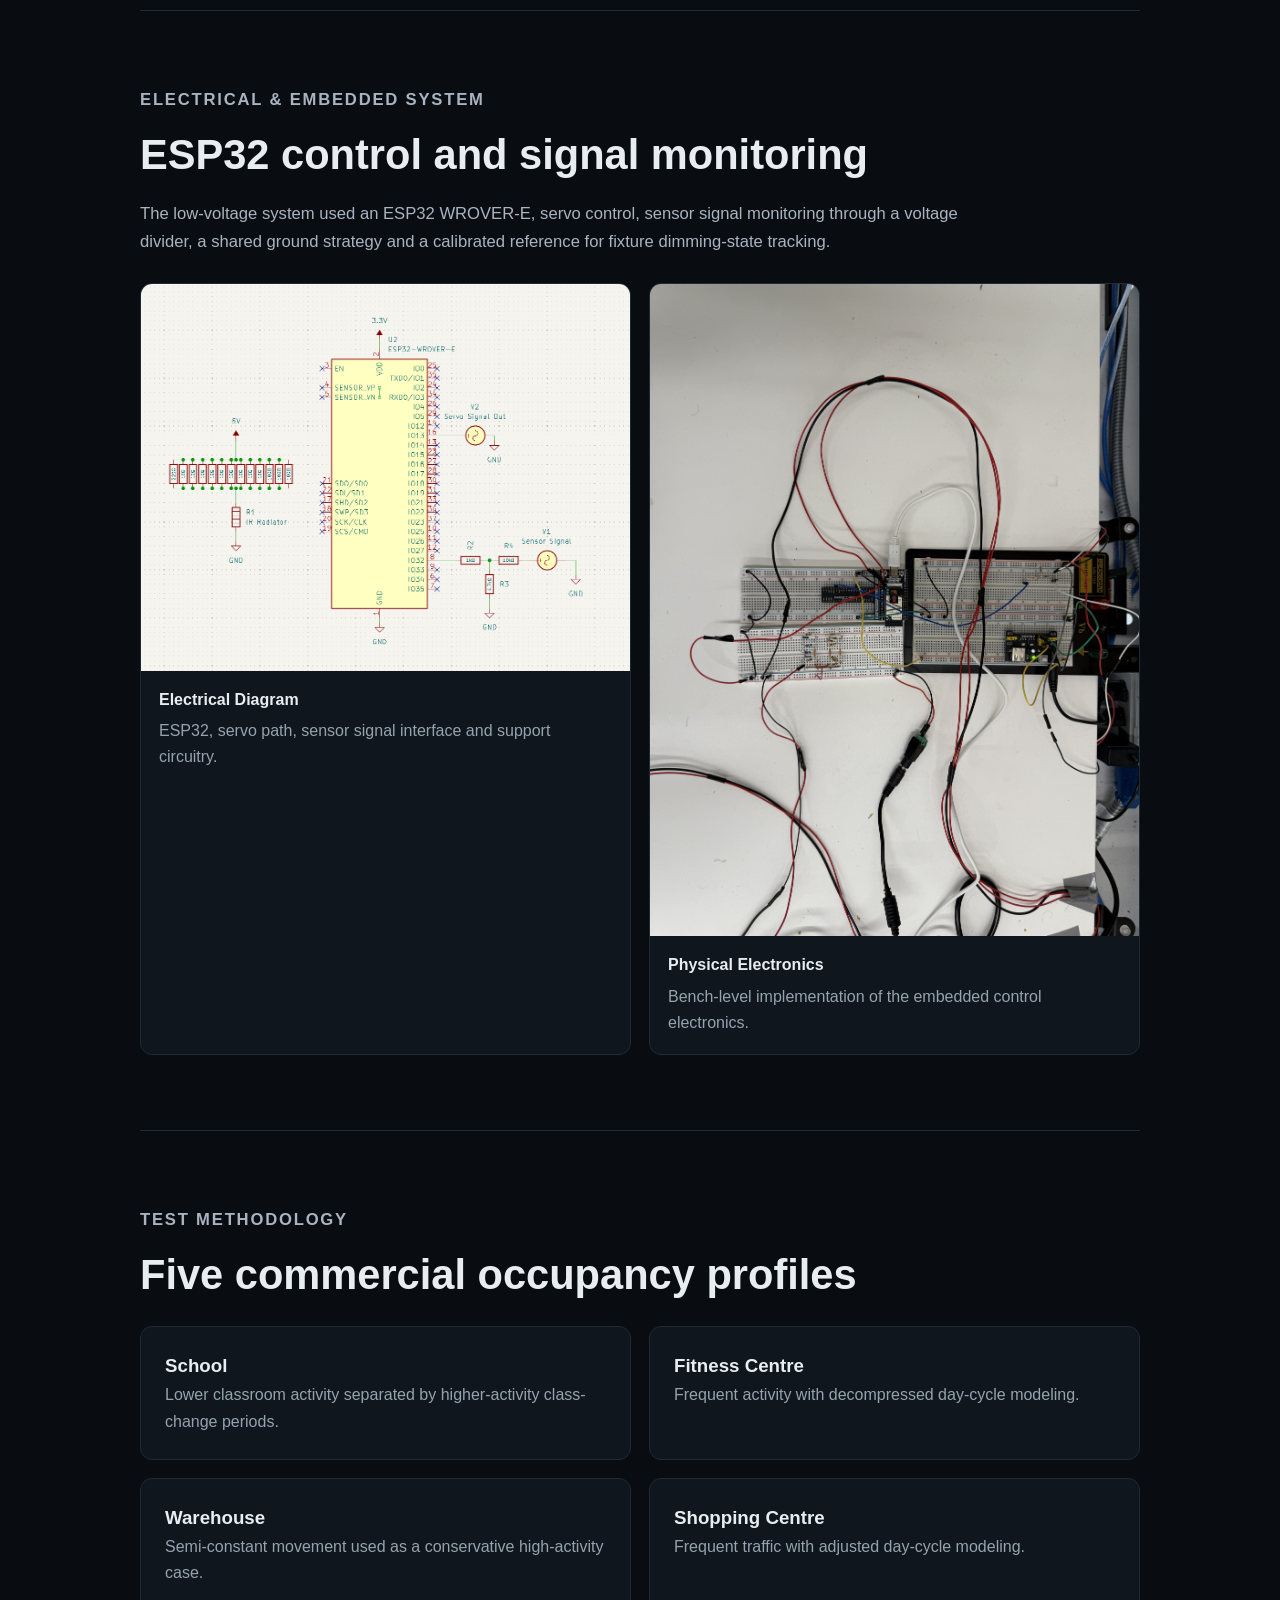
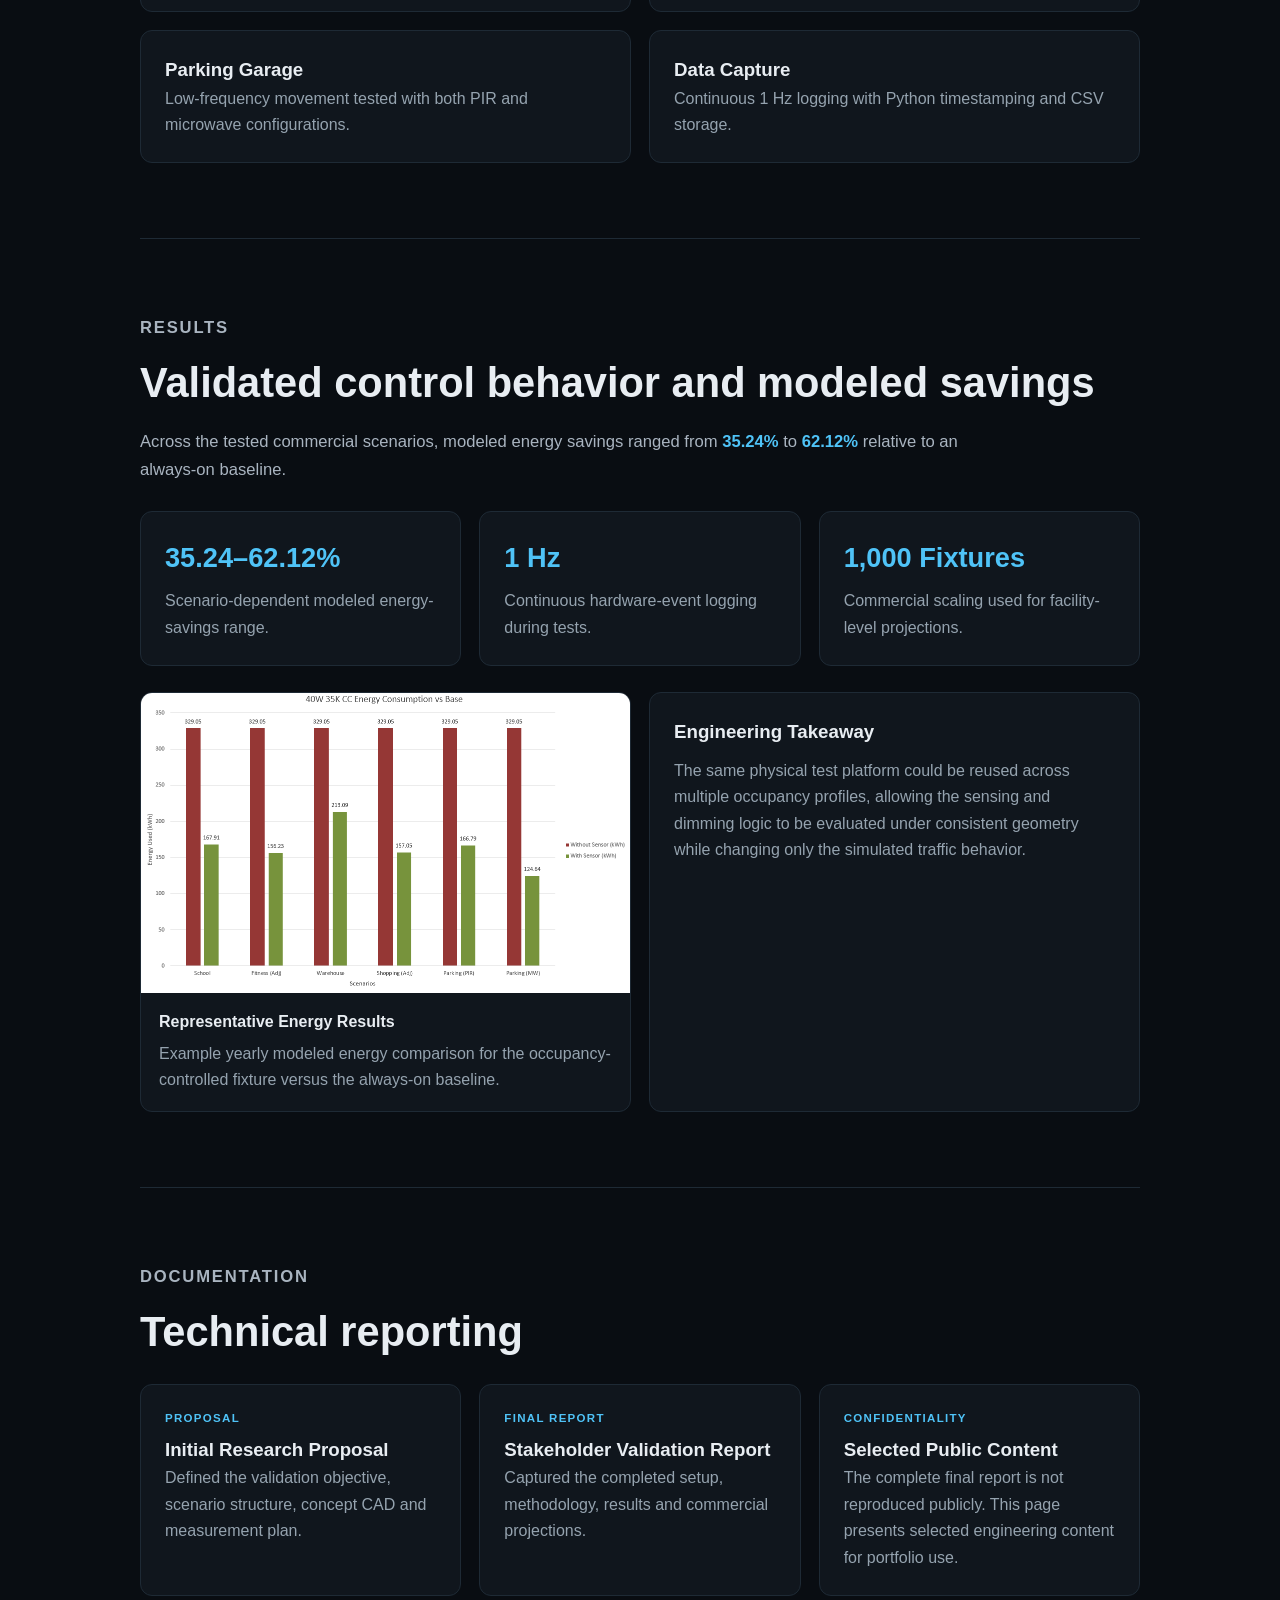
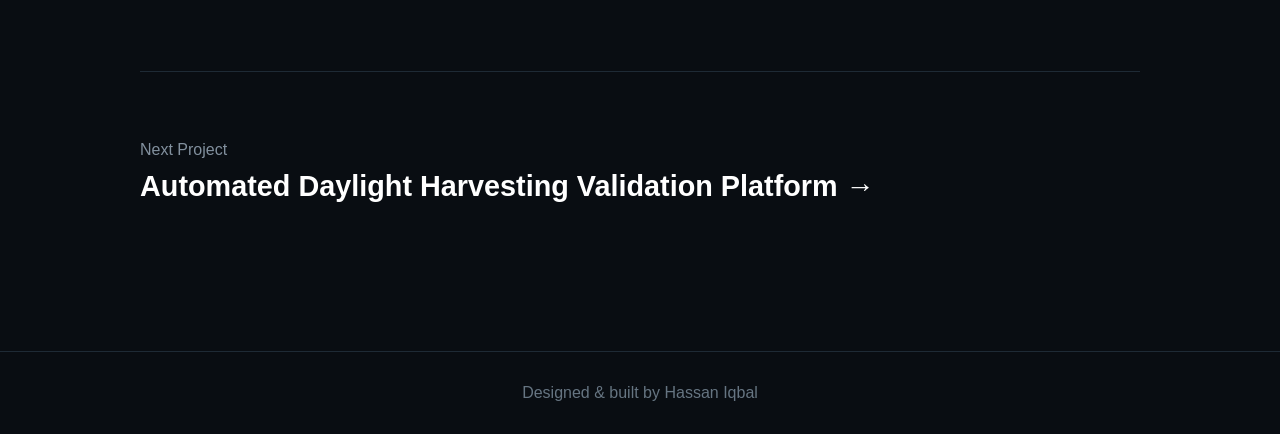
<file: ecobright-phase1.html>
<!DOCTYPE html>
<html lang="en">

<head>
    <meta charset="UTF-8">
    <meta name="viewport" content="width=device-width,initial-scale=1.0">

    <title>EcoBright Phase 1 | Hassan Iqbal</title>

    <meta
        name="description"
        content="EcoBright motion-sensing LED validation engineering case study by Hassan Iqbal."
    >

    <link rel="stylesheet" href="style.css">
</head>


<body>

<nav>

    <div class="logo">
        <a href="index.html">HI.</a>
    </div>

    <div class="nav-links">
        <a href="index.html#about">About</a>
        <a href="projects.html">Featured Work</a>
        <a href="leadership.html">Leadership</a>
        <a href="index.html#contact">Contact</a>
        <a href="https://github.com/hib50" target="_blank">GitHub</a>
    </div>

</nav>


<main class="project-page">

<section class="project-hero">

    <p class="section-label">
        INDUSTRY VALIDATION • EMBEDDED SYSTEMS • AUTOMATION
    </p>

    <h1>EcoBright Motion-Sensing LED Validation Platform</h1>

    <p class="project-summary">
        A controlled laboratory validation platform developed to evaluate
        occupancy-sensing LED behavior through repeatable motion simulation,
        embedded data acquisition, fixture-response tracking and
        energy-savings analysis.
    </p>

    <div class="tags">
        <span>ESP32 WROVER-E</span>
        <span>PIR</span>
        <span>Microwave</span>
        <span>Python</span>
        <span>MATLAB</span>
        <span>Servo Actuation</span>
    </div>

</section>


<section class="case-section">

    <p class="section-label">PROJECT SNAPSHOT</p>

    <h2>What this project involved</h2>

    <div class="project-meta-grid">

        <div class="meta-card">
            <span>ROLE</span>
            <strong>
                Research, test-bench development,
                instrumentation, validation and analysis
            </strong>
        </div>

        <div class="meta-card">
            <span>TIMELINE</span>
            <strong>2025–2026</strong>
        </div>

        <div class="meta-card">
            <span>LAB</span>
            <strong>
                ELIXIR Laboratory,
                Toronto Metropolitan University
            </strong>
        </div>

        <div class="meta-card">
            <span>STATUS</span>
            <strong>Completed</strong>
        </div>

    </div>

</section>


<section class="case-section">

    <p class="section-label">ENGINEERING OBJECTIVE</p>

    <h2>Making occupancy validation repeatable</h2>

    <p>
        The project evaluated whether EcoBright’s motion-sensing LED
        system could reduce unnecessary lighting energy use while
        following intended dimming and timeout behavior.
    </p>

    <p>
        A key challenge was replacing inconsistent human movement
        with a repeatable physical stimulus. A servo-driven actuator
        moved a heated anodized-black aluminum target through the
        sensor field of view, producing physical motion and thermal
        changes suitable for PIR validation.
    </p>

    <div class="contribution-box">

        <h3>My Contributions</h3>

        <ul class="bullets">
            <li>
                Contributed to the physical test-bench design
                and implementation.
            </li>

            <li>
                Worked on ESP32-based control and instrumentation.
            </li>

            <li>
                Supported repeatable occupancy simulation for
                PIR and microwave sensing.
            </li>

            <li>
                Helped structure scenario-based testing and data logging.
            </li>

            <li>
                Contributed to energy analysis and final
                technical documentation.
            </li>
        </ul>

    </div>

</section>


<section class="case-section">

    <p class="section-label">SYSTEM ARCHITECTURE</p>

    <h2>Validation workflow</h2>

    <div class="architecture-stack">

        <div class="architecture-box">
            Servo-Driven Heated Target
        </div>

        <div class="architecture-arrow">→</div>

        <div class="architecture-box">
            PIR / Microwave Sensor
        </div>

        <div class="architecture-arrow">→</div>

        <div class="architecture-box">
            EcoBright LED Fixture
        </div>

        <div class="architecture-arrow">→</div>

        <div class="architecture-box">
            ESP32 Signal Monitoring
        </div>

        <div class="architecture-arrow">→</div>

        <div class="architecture-box">
            Python CSV Logging
        </div>

        <div class="architecture-arrow">→</div>

        <div class="architecture-box">
            MATLAB Analysis
        </div>

    </div>

</section>


<section class="case-section">

    <p class="section-label">DESIGN EVOLUTION</p>

    <h2>From CAD concept to physical test bench</h2>


    <div class="image-grid">

        <div class="figure-card">

            <img
                src="cad-test-setup-rear.jpeg"
                alt="CAD concept of test setup"
            >

            <div class="figure-caption">

                <strong>Early Test-Environment CAD</strong>

                <p>
                    Proposal-stage geometry for the sensor,
                    tables and moving stimulus beam.
                </p>

            </div>

        </div>


        <div class="figure-card">

            <img
                src="cad-servo-mechanism.jpeg"
                alt="CAD actuator mechanism"
            >

            <div class="figure-caption">

                <strong>Actuator Mechanism</strong>

                <p>
                    Detailed servo-driven mechanism used to
                    generate sweeping motion through the sensing region.
                </p>

            </div>

        </div>


        <div class="figure-card">

            <img
                src="cad-actuator-beam.jpeg"
                alt="CAD actuator beam"
            >

            <div class="figure-caption">

                <strong>Actuator Beam Concept</strong>

                <p>
                    Early view of the rotating beam used to
                    create repeatable simulated occupancy events.
                </p>

            </div>

        </div>


        <div class="figure-card">

            <img
                src="cad-sensor-view.jpeg"
                alt="Sensor point of view CAD"
            >

            <div class="figure-caption">

                <strong>Sensor Field-of-View Concept</strong>

                <p>
                    Sensor-perspective visualization used to
                    reason about target entry into the detection region.
                </p>

            </div>

        </div>

    </div>

</section>


<section class="case-section">

    <p class="section-label">PHYSICAL SETUP</p>

    <h2>Controlled laboratory environment</h2>

    <p>
        The final system was built beneath a table-based enclosure.
        The sensor was mounted downward to approximate a ceiling-mounted
        installation, while the fixture, actuator and monitoring
        equipment remained fixed to preserve geometry between tests.
    </p>


    <div class="image-grid">

        <div class="figure-card">

            <img
                src="test-setup-schematic.png"
                alt="Schematic test layout"
            >

            <div class="figure-caption">

                <strong>Final Test Layout</strong>

                <p>
                    Schematic showing sensor location,
                    LED panel and actuator-based thermal stimulus.
                </p>

            </div>

        </div>


        <div class="figure-card">

            <img
                src="physical-test-setup.jpeg"
                alt="Physical test setup"
            >

            <div class="figure-caption">

                <strong>Physical Test Bench</strong>

                <p>
                    Actual laboratory implementation
                    of the validation setup.
                </p>

            </div>

        </div>

    </div>

</section>


<section class="case-section">

    <p class="section-label">ELECTRICAL & EMBEDDED SYSTEM</p>

    <h2>ESP32 control and signal monitoring</h2>

    <p>
        The low-voltage system used an ESP32 WROVER-E,
        servo control, sensor signal monitoring through a
        voltage divider, a shared ground strategy and a calibrated
        reference for fixture dimming-state tracking.
    </p>


    <div class="image-grid">

        <div class="figure-card">

            <img
                src="electrical-diagram.png"
                alt="Electrical diagram"
            >

            <div class="figure-caption">

                <strong>Electrical Diagram</strong>

                <p>
                    ESP32, servo path, sensor signal
                    interface and support circuitry.
                </p>

            </div>

        </div>


        <div class="figure-card">

            <img
                src="physical-electronics.jpeg"
                alt="Physical electronics"
            >

            <div class="figure-caption">

                <strong>Physical Electronics</strong>

                <p>
                    Bench-level implementation of the
                    embedded control electronics.
                </p>

            </div>

        </div>

    </div>

</section>


<section class="case-section">

    <p class="section-label">TEST METHODOLOGY</p>

    <h2>Five commercial occupancy profiles</h2>

    <div class="scenario-grid">

        <div class="scenario-card">
            <h3>School</h3>
            <p>
                Lower classroom activity separated by
                higher-activity class-change periods.
            </p>
        </div>

        <div class="scenario-card">
            <h3>Fitness Centre</h3>
            <p>
                Frequent activity with decompressed
                day-cycle modeling.
            </p>
        </div>

        <div class="scenario-card">
            <h3>Warehouse</h3>
            <p>
                Semi-constant movement used as a
                conservative high-activity case.
            </p>
        </div>

        <div class="scenario-card">
            <h3>Shopping Centre</h3>
            <p>
                Frequent traffic with adjusted
                day-cycle modeling.
            </p>
        </div>

        <div class="scenario-card">
            <h3>Parking Garage</h3>
            <p>
                Low-frequency movement tested with
                both PIR and microwave configurations.
            </p>
        </div>

        <div class="scenario-card">
            <h3>Data Capture</h3>
            <p>
                Continuous 1 Hz logging with
                Python timestamping and CSV storage.
            </p>
        </div>

    </div>

</section>


<section class="case-section">

    <p class="section-label">RESULTS</p>

    <h2>Validated control behavior and modeled savings</h2>

    <p>
        Across the tested commercial scenarios,
        modeled energy savings ranged from
        <span class="inline-highlight">35.24%</span>
        to
        <span class="inline-highlight">62.12%</span>
        relative to an always-on baseline.
    </p>


    <div class="results-grid">

        <div class="result-card">
            <h3>35.24–62.12%</h3>
            <p>
                Scenario-dependent modeled
                energy-savings range.
            </p>
        </div>

        <div class="result-card">
            <h3>1 Hz</h3>
            <p>
                Continuous hardware-event
                logging during tests.
            </p>
        </div>

        <div class="result-card">
            <h3>1,000 Fixtures</h3>
            <p>
                Commercial scaling used for
                facility-level projections.
            </p>
        </div>

    </div>


    <div class="image-grid" style="margin-top:26px">

        <div class="figure-card">

            <img
                src="energy-results-40w35k.png"
                alt="Representative energy results"
            >

            <div class="figure-caption">

                <strong>Representative Energy Results</strong>

                <p>
                    Example yearly modeled energy comparison for the
                    occupancy-controlled fixture versus the
                    always-on baseline.
                </p>

            </div>

        </div>


        <div class="note-box">

            <h3>Engineering Takeaway</h3>

            <p>
                The same physical test platform could be reused
                across multiple occupancy profiles, allowing the
                sensing and dimming logic to be evaluated under
                consistent geometry while changing only the
                simulated traffic behavior.
            </p>

        </div>

    </div>

</section>


<section class="case-section">

    <p class="section-label">DOCUMENTATION</p>

    <h2>Technical reporting</h2>

    <div class="doc-grid">

        <div class="doc-card">

            <span>PROPOSAL</span>

            <h3>Initial Research Proposal</h3>

            <p>
                Defined the validation objective,
                scenario structure, concept CAD and measurement plan.
            </p>

        </div>


        <div class="doc-card">

            <span>FINAL REPORT</span>

            <h3>Stakeholder Validation Report</h3>

            <p>
                Captured the completed setup,
                methodology, results and commercial projections.
            </p>

        </div>


        <div class="doc-card">

            <span>CONFIDENTIALITY</span>

            <h3>Selected Public Content</h3>

            <p>
                The complete final report is not reproduced publicly.
                This page presents selected engineering content
                for portfolio use.
            </p>

        </div>

    </div>

</section>


<section class="next-project">

    <p>Next Project</p>

    <a href="daylight-harvesting.html">
        Automated Daylight Harvesting Validation Platform →
    </a>

</section>

</main>


<footer>
    <p>Designed & built by Hassan Iqbal</p>
</footer>

</body>
</html>
</file>
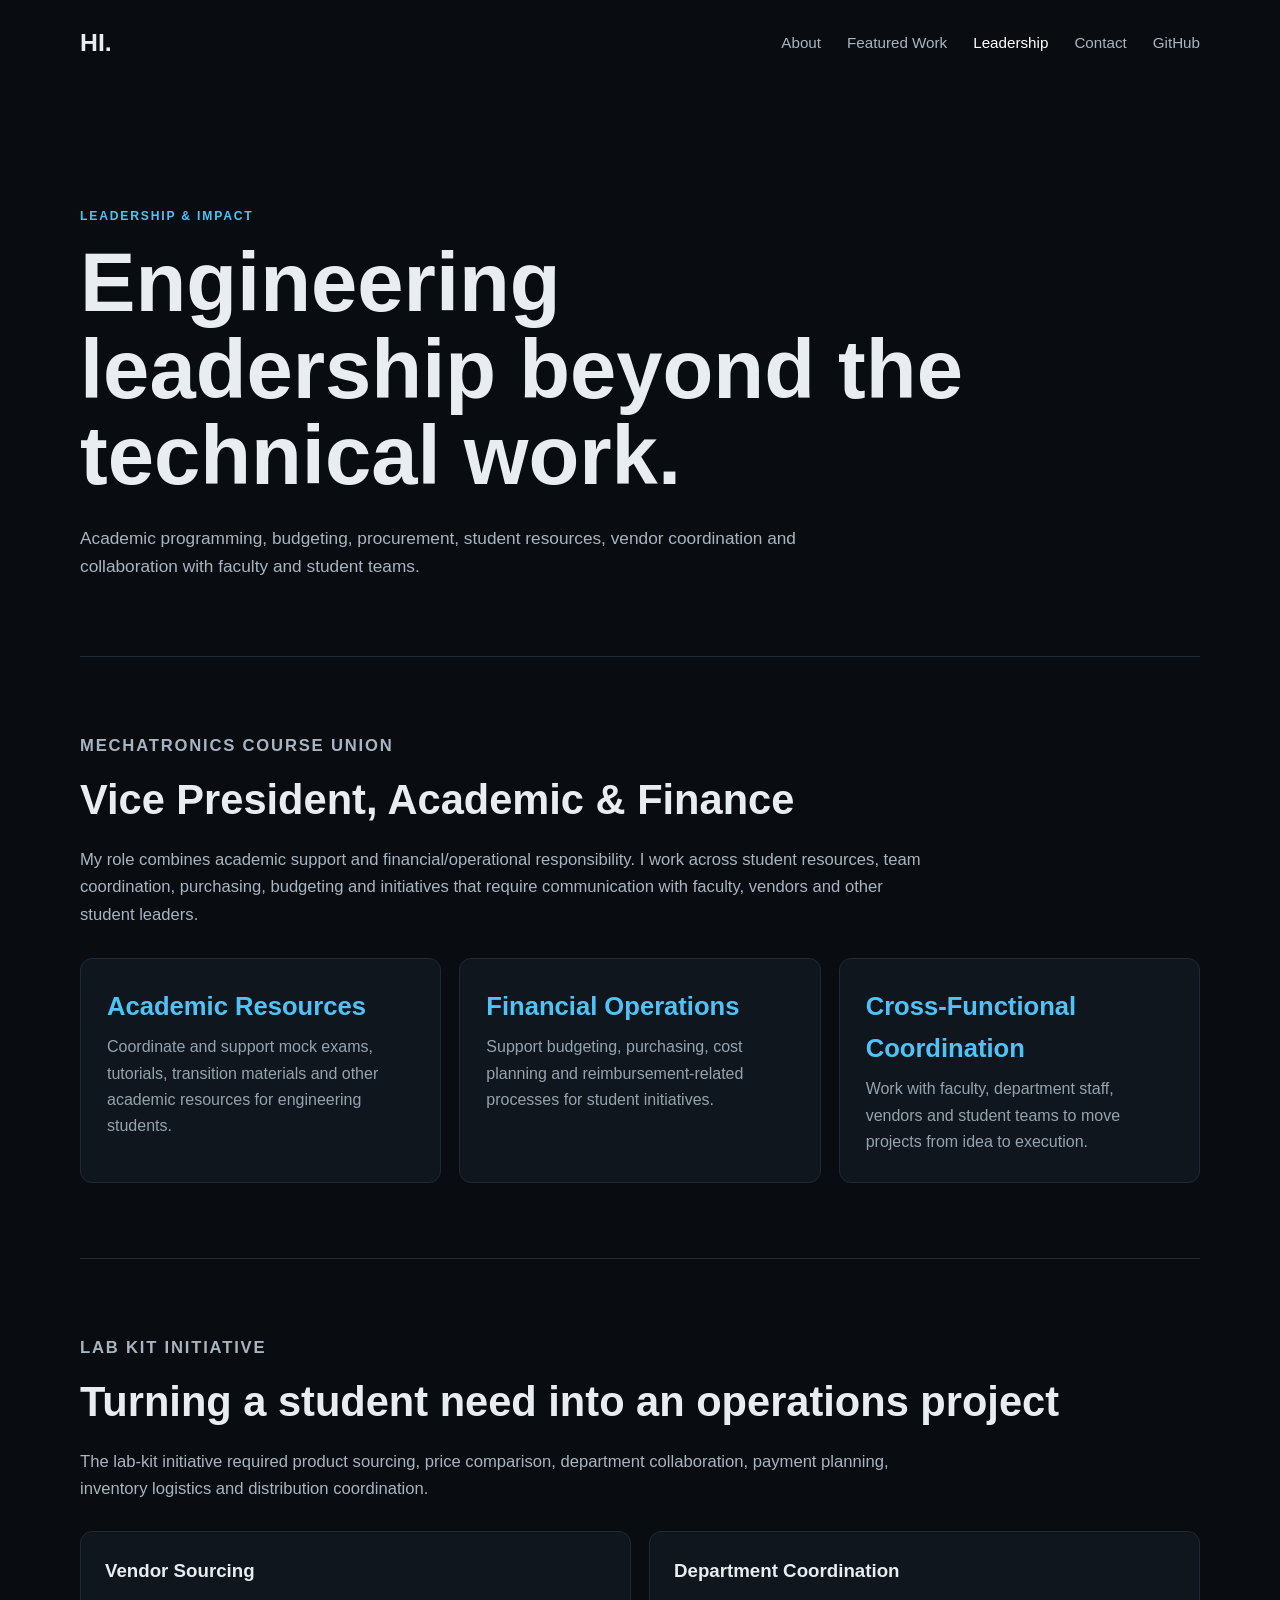
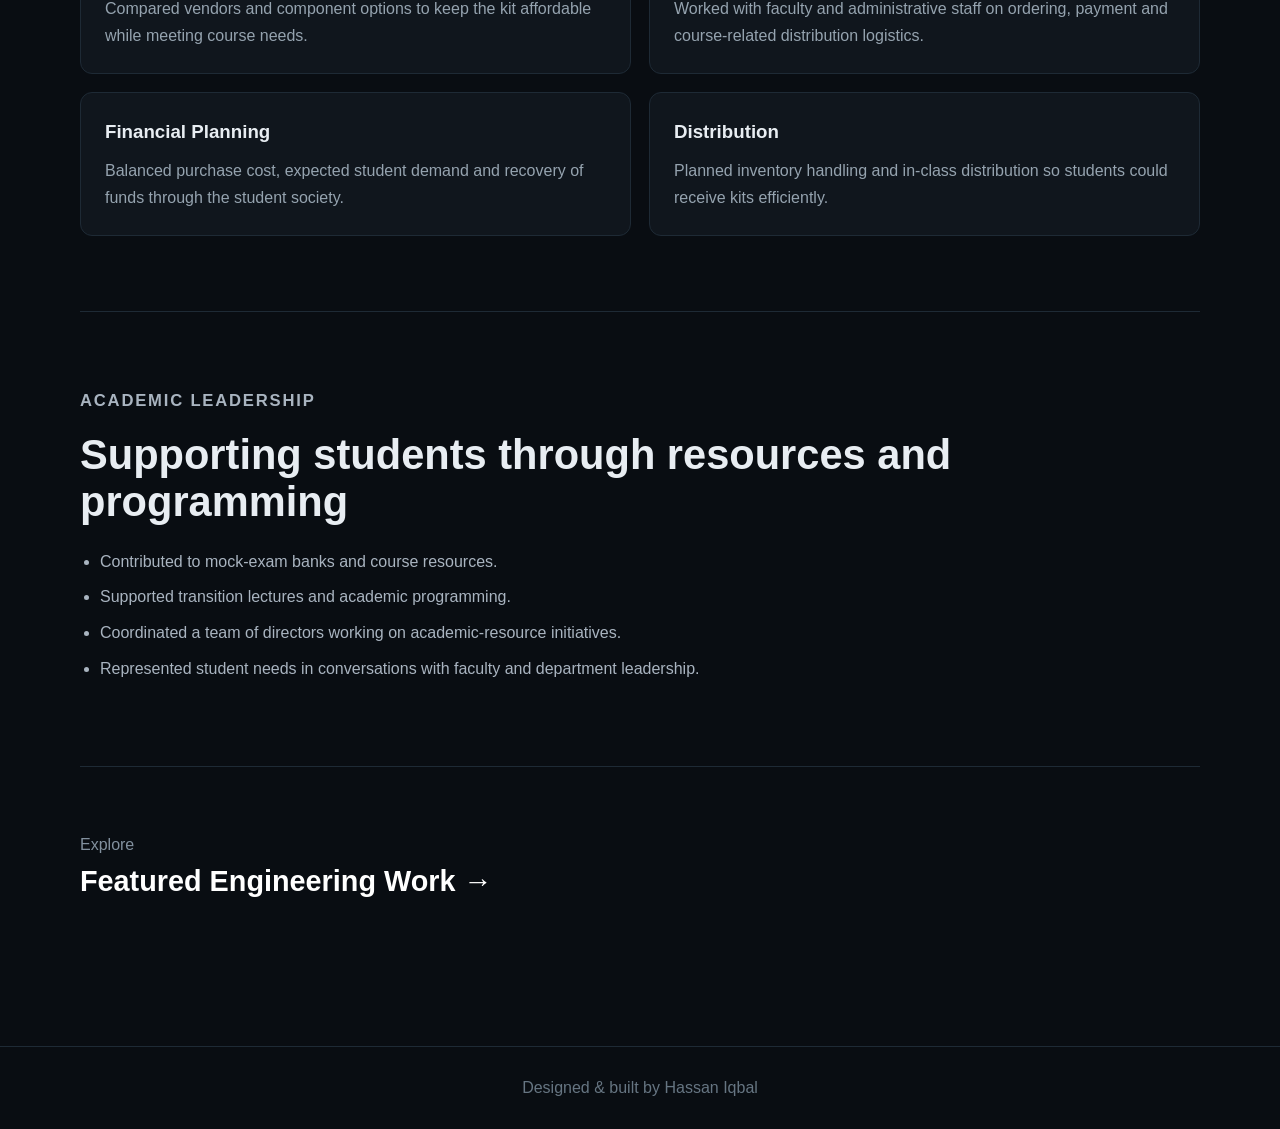
<file: leadership.html>
<!DOCTYPE html>
<html lang="en">

<head>
    <meta charset="UTF-8">
    <meta name="viewport" content="width=device-width,initial-scale=1.0">

    <title>Leadership & Impact | Hassan Iqbal</title>

    <link rel="stylesheet" href="style.css">
</head>

<body>

<nav>

    <div class="logo">
        <a href="index.html">HI.</a>
    </div>

    <div class="nav-links">
        <a href="index.html#about">About</a>
        <a href="projects.html">Featured Work</a>
        <a class="active" href="leadership.html">Leadership</a>
        <a href="index.html#contact">Contact</a>
        <a href="https://github.com/hib50" target="_blank">GitHub</a>
    </div>

</nav>


<main>

<section class="leadership-hero">

    <p class="section-label">LEADERSHIP & IMPACT</p>

    <h1 style="
        font-size:clamp(3rem,7vw,5.2rem);
        line-height:1.04;
        margin:14px 0 24px;
    ">
        Engineering leadership beyond the technical work.
    </h1>

    <p class="section-intro">
        Academic programming, budgeting, procurement,
        student resources, vendor coordination and collaboration
        with faculty and student teams.
    </p>

</section>


<section class="case-section">

    <p class="section-label">MECHATRONICS COURSE UNION</p>

    <h2>Vice President, Academic & Finance</h2>

    <p>
        My role combines academic support and financial/operational
        responsibility. I work across student resources, team coordination,
        purchasing, budgeting and initiatives that require communication
        with faculty, vendors and other student leaders.
    </p>


    <div class="impact-grid">

        <div class="impact-card">

            <h3>Academic Resources</h3>

            <p>
                Coordinate and support mock exams, tutorials,
                transition materials and other academic resources
                for engineering students.
            </p>

        </div>


        <div class="impact-card">

            <h3>Financial Operations</h3>

            <p>
                Support budgeting, purchasing, cost planning
                and reimbursement-related processes
                for student initiatives.
            </p>

        </div>


        <div class="impact-card">

            <h3>Cross-Functional Coordination</h3>

            <p>
                Work with faculty, department staff,
                vendors and student teams to move projects
                from idea to execution.
            </p>

        </div>

    </div>

</section>


<section class="case-section">

    <p class="section-label">LAB KIT INITIATIVE</p>

    <h2>Turning a student need into an operations project</h2>

    <p>
        The lab-kit initiative required product sourcing,
        price comparison, department collaboration,
        payment planning, inventory logistics
        and distribution coordination.
    </p>


    <div class="challenge-grid">

        <div class="challenge-card">

            <h3>Vendor Sourcing</h3>

            <p>
                Compared vendors and component options
                to keep the kit affordable while meeting
                course needs.
            </p>

        </div>


        <div class="challenge-card">

            <h3>Department Coordination</h3>

            <p>
                Worked with faculty and administrative staff
                on ordering, payment and course-related
                distribution logistics.
            </p>

        </div>


        <div class="challenge-card">

            <h3>Financial Planning</h3>

            <p>
                Balanced purchase cost, expected student demand
                and recovery of funds through the student society.
            </p>

        </div>


        <div class="challenge-card">

            <h3>Distribution</h3>

            <p>
                Planned inventory handling and in-class distribution
                so students could receive kits efficiently.
            </p>

        </div>

    </div>

</section>


<section class="case-section">

    <p class="section-label">ACADEMIC LEADERSHIP</p>

    <h2>Supporting students through resources and programming</h2>

    <ul class="bullets">

        <li>
            Contributed to mock-exam banks
            and course resources.
        </li>

        <li>
            Supported transition lectures
            and academic programming.
        </li>

        <li>
            Coordinated a team of directors working
            on academic-resource initiatives.
        </li>

        <li>
            Represented student needs in conversations
            with faculty and department leadership.
        </li>

    </ul>

</section>


<section class="next-project">

    <p>Explore</p>

    <a href="projects.html">
        Featured Engineering Work →
    </a>

</section>

</main>


<footer>
    <p>Designed & built by Hassan Iqbal</p>
</footer>

</body>
</html>
</file>
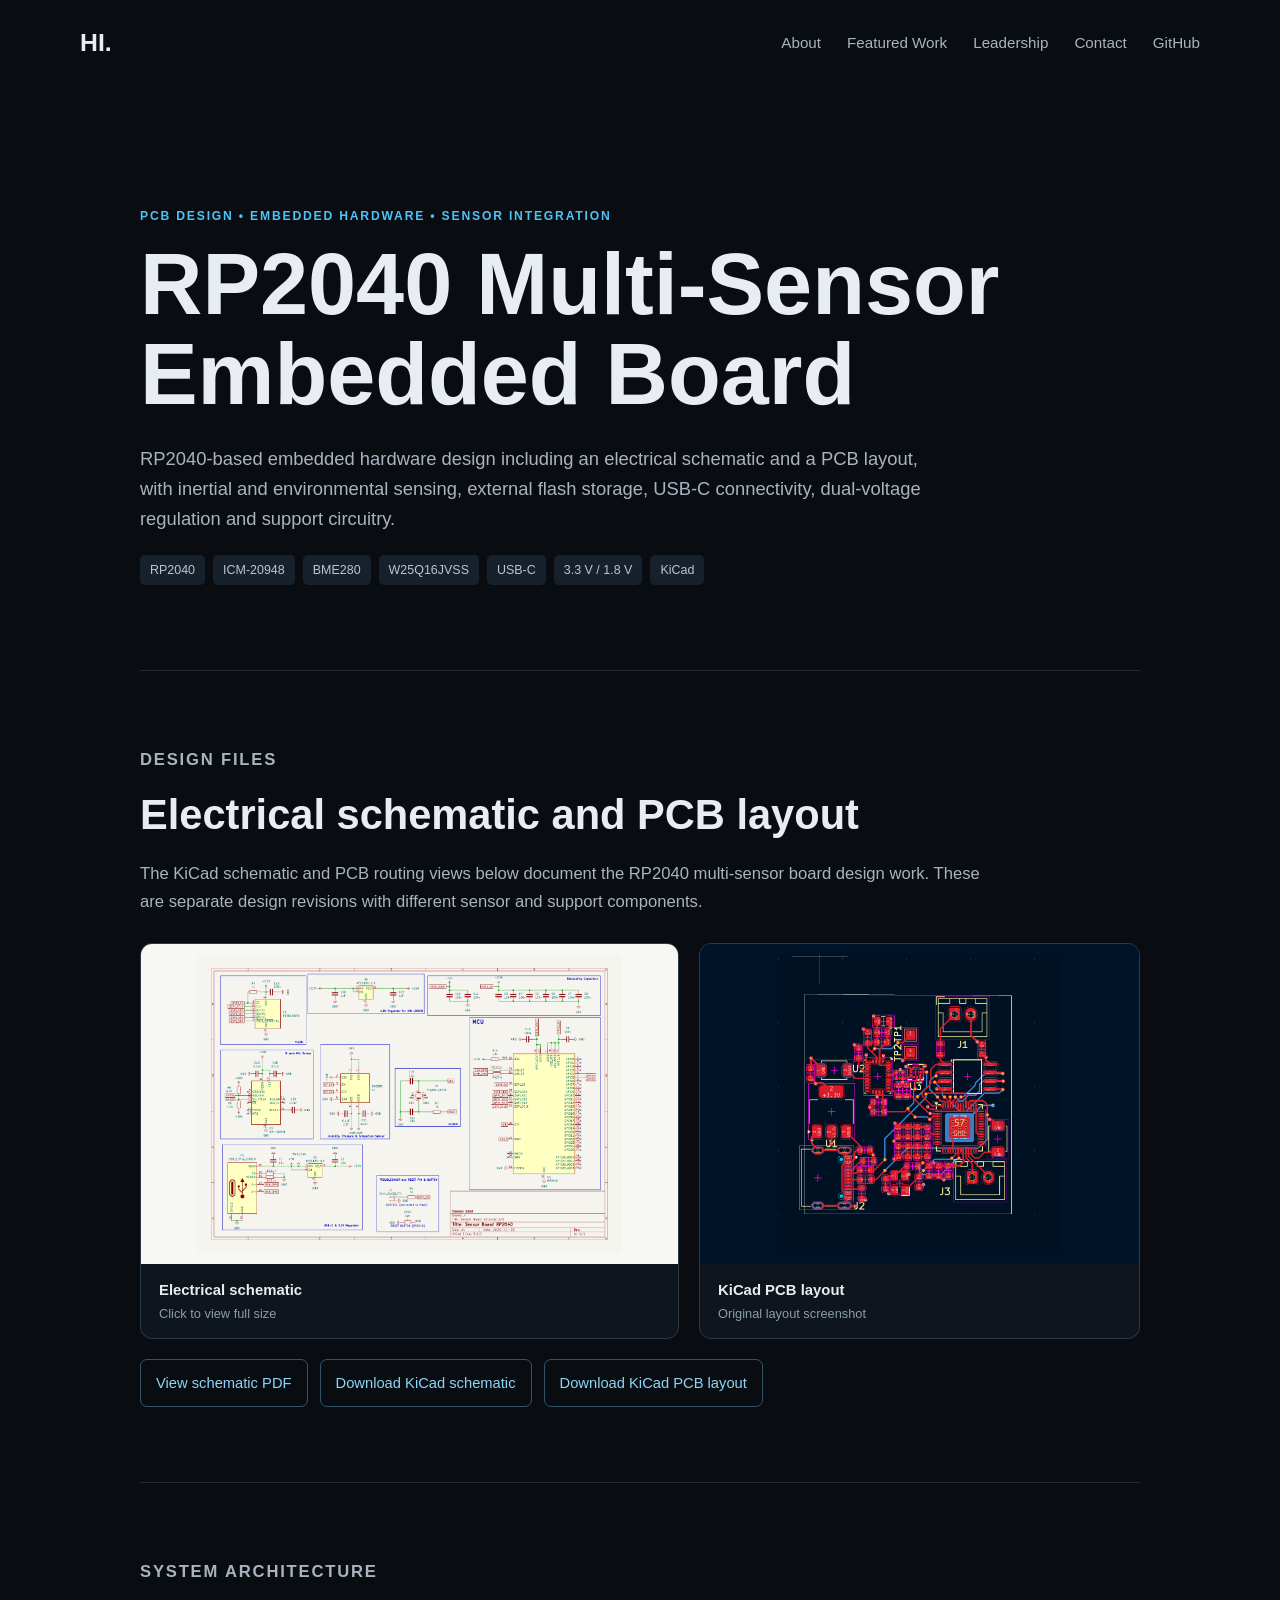
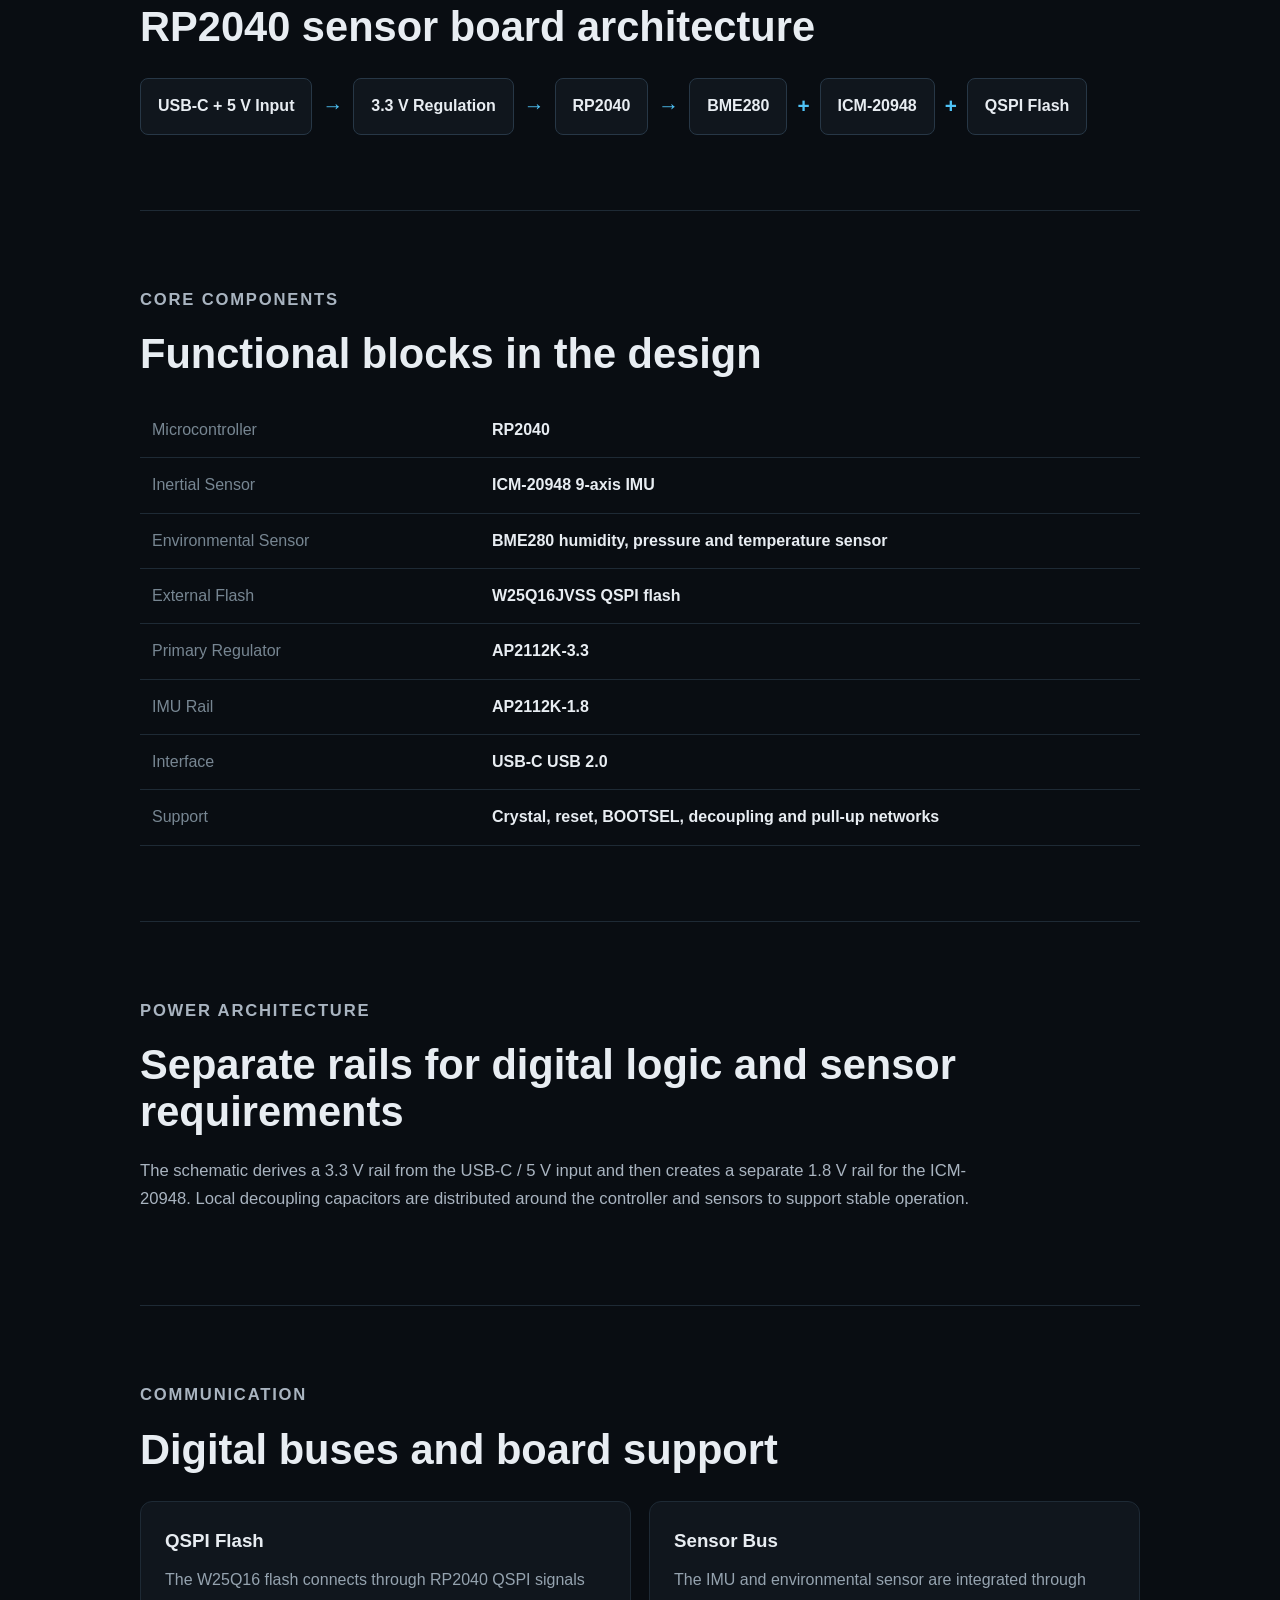
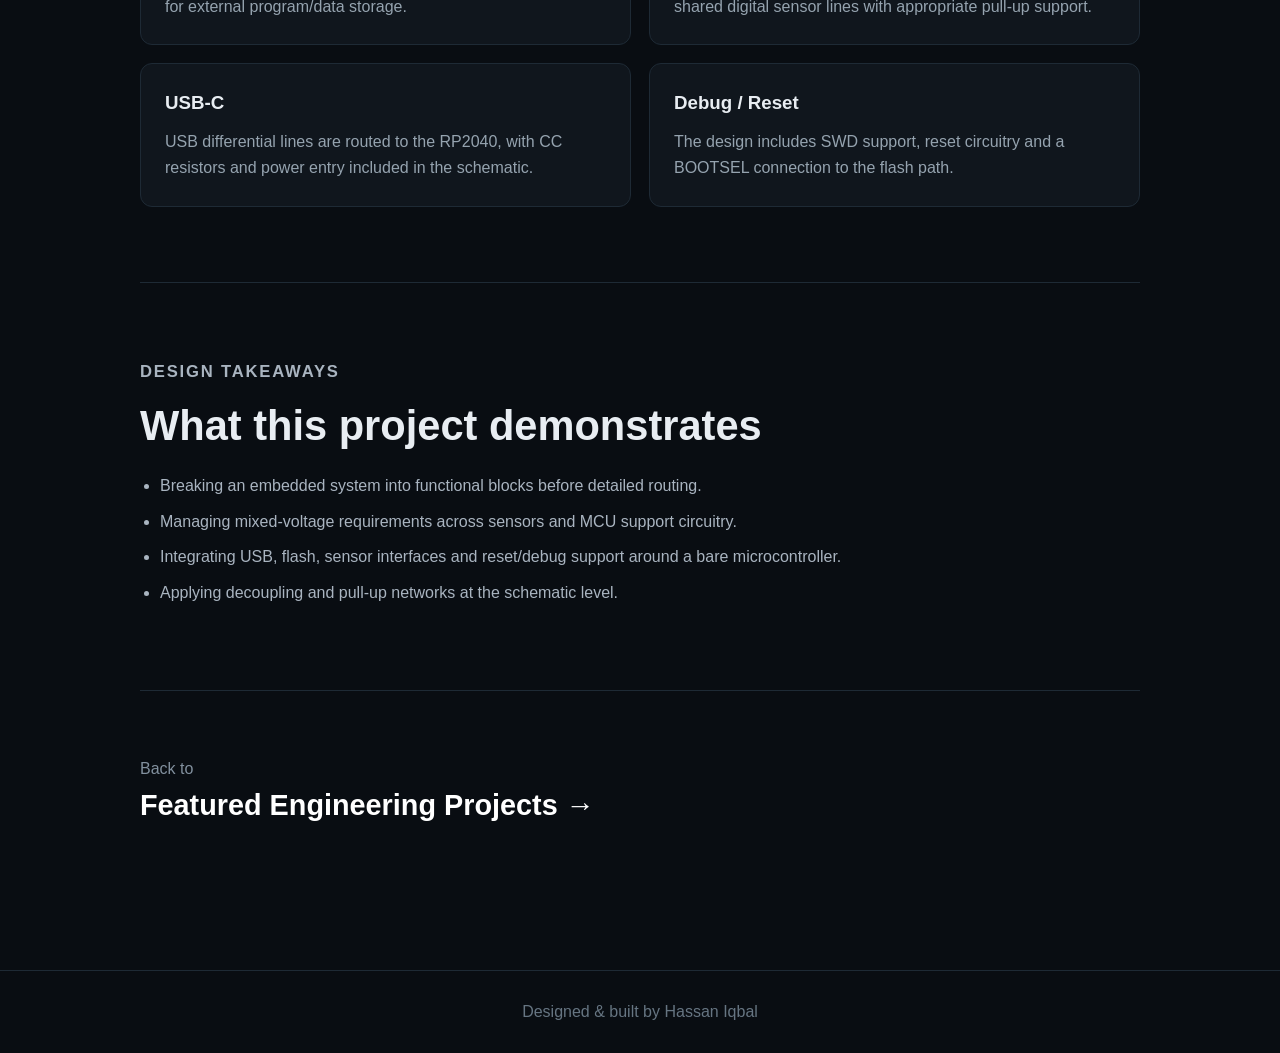
<file: pcb.html>
<!DOCTYPE html>
<html lang="en">

<head>
    <meta charset="UTF-8">
    <meta name="viewport" content="width=device-width,initial-scale=1.0">

    <title>RP2040 Multi-Sensor Board | Hassan Iqbal</title>

    <link rel="stylesheet" href="style.css">
</head>

<body>

<nav>

    <div class="logo">
        <a href="index.html">HI.</a>
    </div>

    <div class="nav-links">
        <a href="index.html#about">About</a>
        <a href="projects.html">Featured Work</a>
        <a href="leadership.html">Leadership</a>
        <a href="index.html#contact">Contact</a>
        <a href="https://github.com/hib50" target="_blank">GitHub</a>
    </div>

</nav>


<main class="project-page">

<section class="project-hero">

    <p class="section-label">
        PCB DESIGN • EMBEDDED HARDWARE • SENSOR INTEGRATION
    </p>

    <h1>RP2040 Multi-Sensor Embedded Board</h1>

    <p class="project-summary">
        RP2040-based embedded hardware design including an electrical schematic and a PCB layout,
        with inertial and environmental sensing,
        external flash storage, USB-C connectivity,
        dual-voltage regulation and support circuitry.
    </p>

    <div class="tags">
        <span>RP2040</span>
        <span>ICM-20948</span>
        <span>BME280</span>
        <span>W25Q16JVSS</span>
        <span>USB-C</span>
        <span>3.3 V / 1.8 V</span>
        <span>KiCad</span>
    </div>

</section>



<section class="case-section rp2040-gallery-section">
    <p class="section-label">DESIGN FILES</p>
    <h2>Electrical schematic and PCB layout</h2>
    <p class="rp2040-gallery-intro">The KiCad schematic and PCB routing views below document the RP2040 multi-sensor board design work. These are separate design revisions with different sensor and support components.</p>
    <div class="rp2040-gallery">
        <figure class="rp2040-figure">
            <a href="rp2040-schematic.png" target="_blank" rel="noopener" title="Open full-resolution schematic"><img src="rp2040-schematic.png" alt="Full electrical schematic for RP2040 with USB-C, QSPI flash, ICM-20948, BME280, and power regulation" loading="lazy"></a>
            <figcaption>Electrical schematic <span>Click to view full size</span></figcaption>
        </figure>
        <figure class="rp2040-figure">
            <a href="rp2040-kicad-original-layout.png" target="_blank" rel="noopener" title="Open PCB routing preview"><img src="rp2040-kicad-original-layout.png" alt="Top view of the PCB layout generated from KiCad footprints, copper traces and vias" loading="lazy"></a>
            <figcaption>KiCad PCB layout <span>Original layout screenshot</span></figcaption>
        </figure>
    </div>
    <div class="rp2040-downloads">
        <a href="rp2040-schematic.pdf" target="_blank" rel="noopener">View schematic PDF</a>
        <a href="rp2040-multi-sensor.kicad_sch" download>Download KiCad schematic</a>
        <a href="RP2040_Multi_Sensor_PCB_Hassan_Iqbal.kicad_pcb" download>Download KiCad PCB layout</a>
    </div>
</section>

<section class="case-section">

    <p class="section-label">SYSTEM ARCHITECTURE</p>

    <h2>RP2040 sensor board architecture</h2>

    <div class="architecture-stack">

        <div class="architecture-box">
            USB-C + 5 V Input
        </div>

        <div class="architecture-arrow">→</div>

        <div class="architecture-box">
            3.3 V Regulation
        </div>

        <div class="architecture-arrow">→</div>

        <div class="architecture-box">
            RP2040
        </div>

        <div class="architecture-arrow">→</div>

        <div class="architecture-box">
            BME280
        </div>

        <div class="architecture-arrow">+</div>

        <div class="architecture-box">
            ICM-20948
        </div>

        <div class="architecture-arrow">+</div>

        <div class="architecture-box">
            QSPI Flash
        </div>

    </div>

</section>


<section class="case-section">

    <p class="section-label">CORE COMPONENTS</p>

    <h2>Functional blocks in the design</h2>

    <table class="spec-table">

        <tr>
            <td>Microcontroller</td>
            <td>RP2040</td>
        </tr>

        <tr>
            <td>Inertial Sensor</td>
            <td>ICM-20948 9-axis IMU</td>
        </tr>

        <tr>
            <td>Environmental Sensor</td>
            <td>
                BME280 humidity, pressure
                and temperature sensor
            </td>
        </tr>

        <tr>
            <td>External Flash</td>
            <td>W25Q16JVSS QSPI flash</td>
        </tr>

        <tr>
            <td>Primary Regulator</td>
            <td>AP2112K-3.3</td>
        </tr>

        <tr>
            <td>IMU Rail</td>
            <td>AP2112K-1.8</td>
        </tr>

        <tr>
            <td>Interface</td>
            <td>USB-C USB 2.0</td>
        </tr>

        <tr>
            <td>Support</td>
            <td>
                Crystal, reset, BOOTSEL,
                decoupling and pull-up networks
            </td>
        </tr>

    </table>

</section>


<section class="case-section">

    <p class="section-label">POWER ARCHITECTURE</p>

    <h2>Separate rails for digital logic and sensor requirements</h2>

    <p>
        The schematic derives a 3.3 V rail from the USB-C / 5 V input
        and then creates a separate 1.8 V rail for the ICM-20948.
        Local decoupling capacitors are distributed around the
        controller and sensors to support stable operation.
    </p>

</section>


<section class="case-section">

    <p class="section-label">COMMUNICATION</p>

    <h2>Digital buses and board support</h2>

    <div class="challenge-grid">

        <div class="challenge-card">

            <h3>QSPI Flash</h3>

            <p>
                The W25Q16 flash connects through RP2040
                QSPI signals for external program/data storage.
            </p>

        </div>


        <div class="challenge-card">

            <h3>Sensor Bus</h3>

            <p>
                The IMU and environmental sensor are integrated
                through shared digital sensor lines with
                appropriate pull-up support.
            </p>

        </div>


        <div class="challenge-card">

            <h3>USB-C</h3>

            <p>
                USB differential lines are routed to the RP2040,
                with CC resistors and power entry included
                in the schematic.
            </p>

        </div>


        <div class="challenge-card">

            <h3>Debug / Reset</h3>

            <p>
                The design includes SWD support,
                reset circuitry and a BOOTSEL
                connection to the flash path.
            </p>

        </div>

    </div>

</section>


<section class="case-section">

    <p class="section-label">DESIGN TAKEAWAYS</p>

    <h2>What this project demonstrates</h2>

    <ul class="bullets">

        <li>
            Breaking an embedded system into functional blocks
            before detailed routing.
        </li>

        <li>
            Managing mixed-voltage requirements across
            sensors and MCU support circuitry.
        </li>

        <li>
            Integrating USB, flash, sensor interfaces and
            reset/debug support around a bare microcontroller.
        </li>

        <li>
            Applying decoupling and pull-up networks
            at the schematic level.
        </li>

    </ul>

</section>


<section class="next-project">

    <p>Back to</p>

    <a href="projects.html">
        Featured Engineering Projects →
    </a>

</section>

</main>


<footer>
    <p>Designed & built by Hassan Iqbal</p>
</footer>

</body>
</html>
</file>
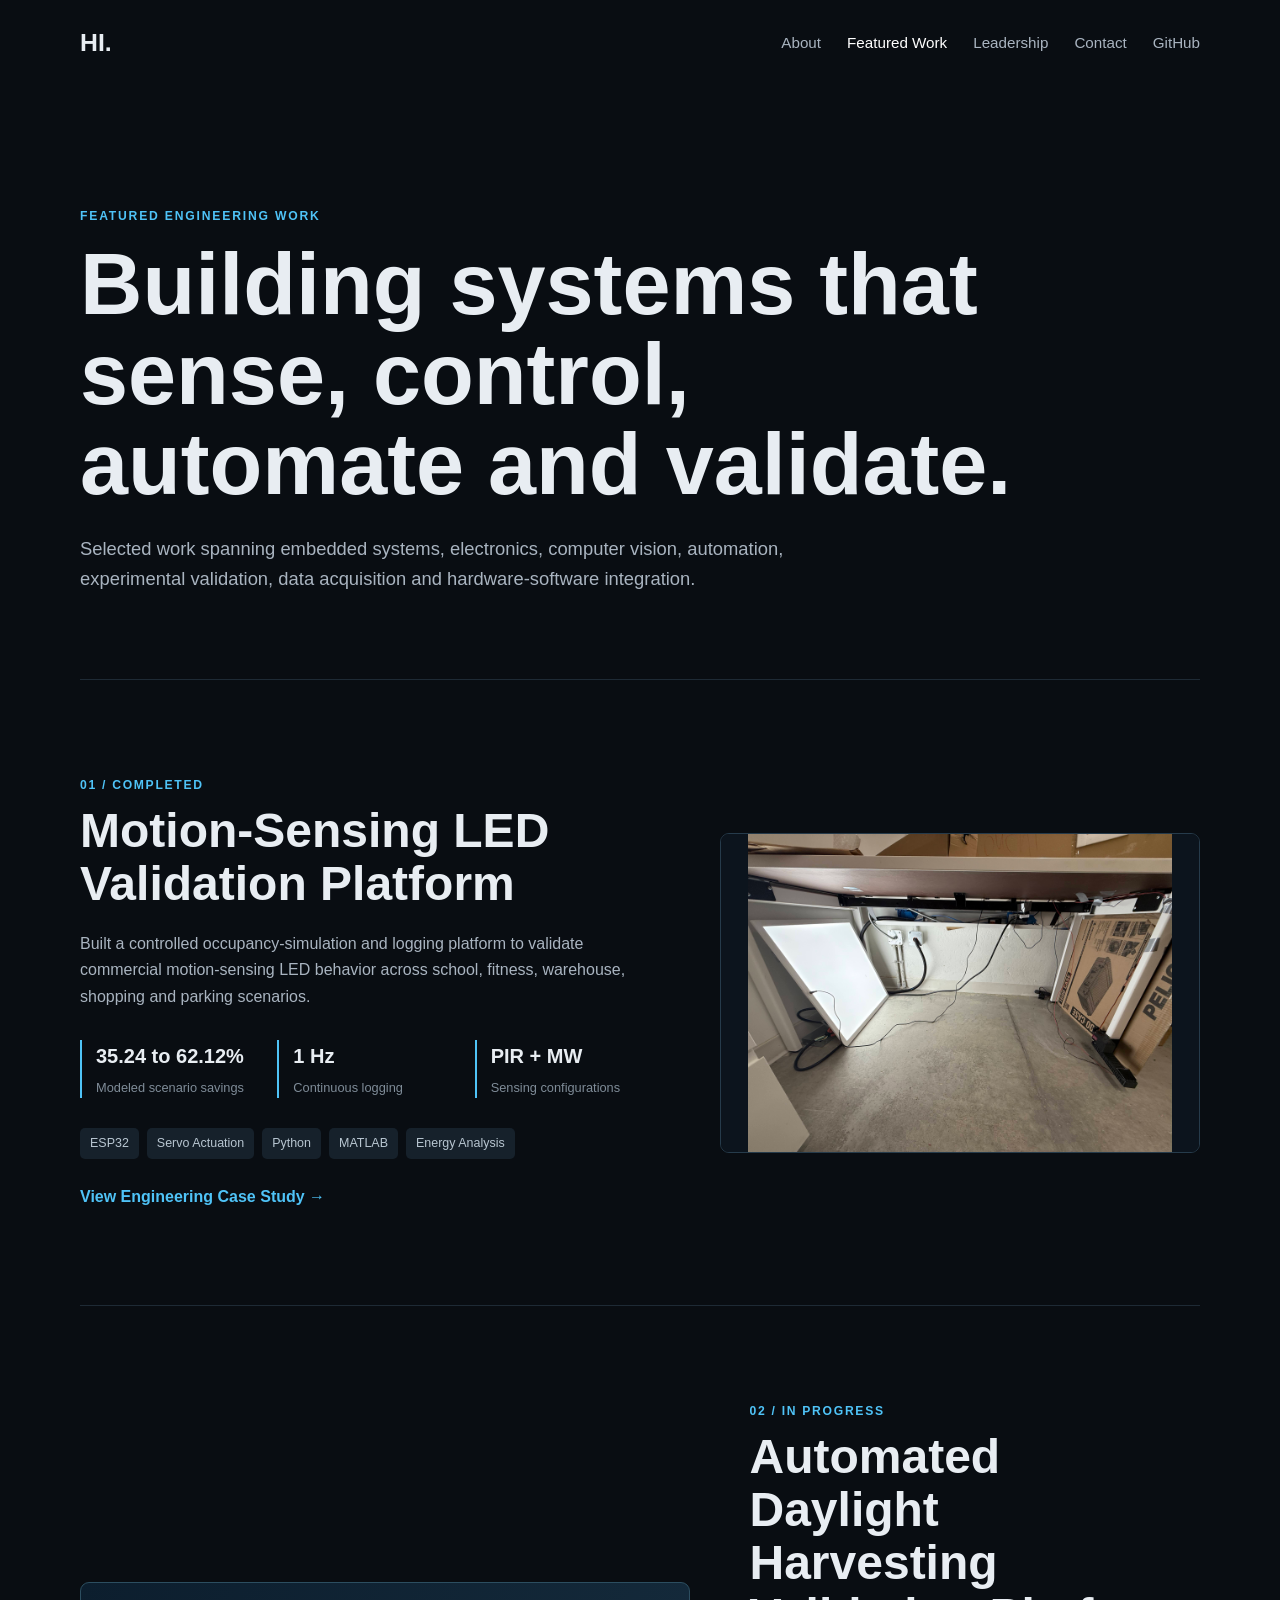
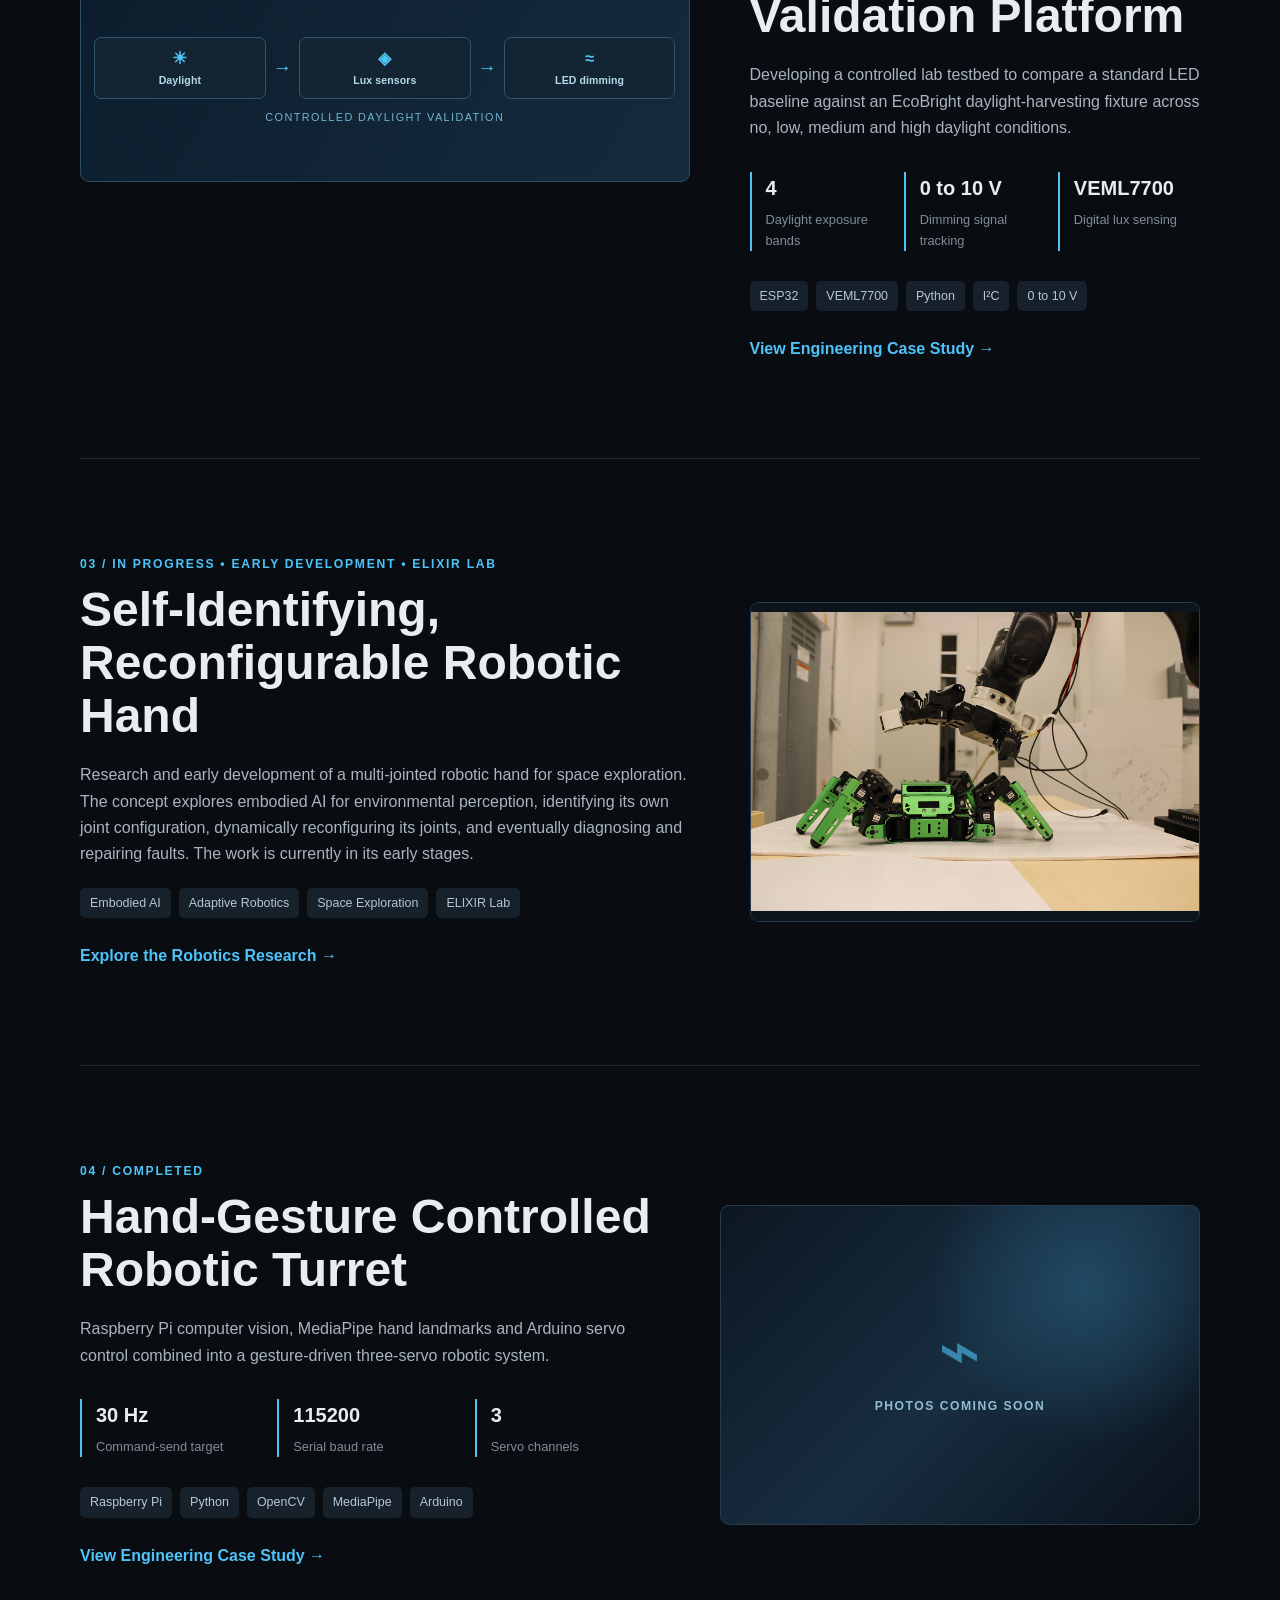
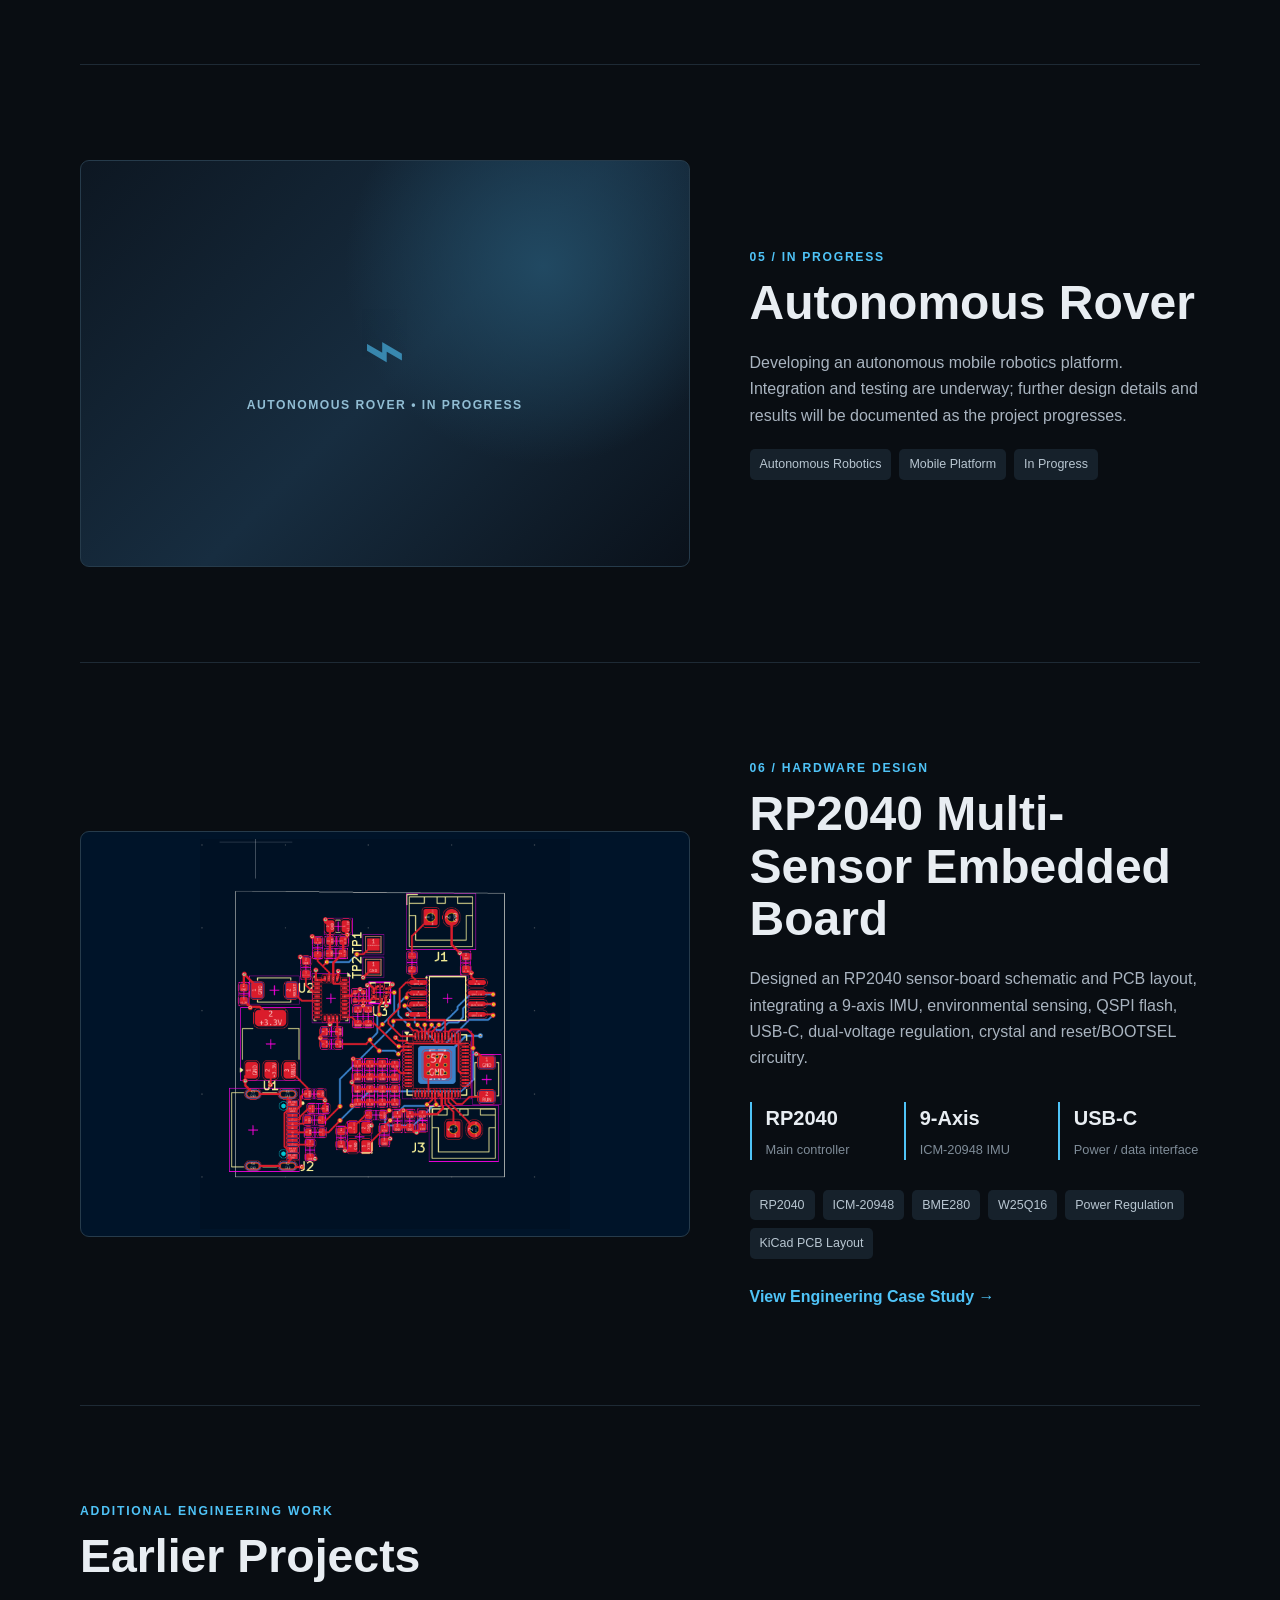
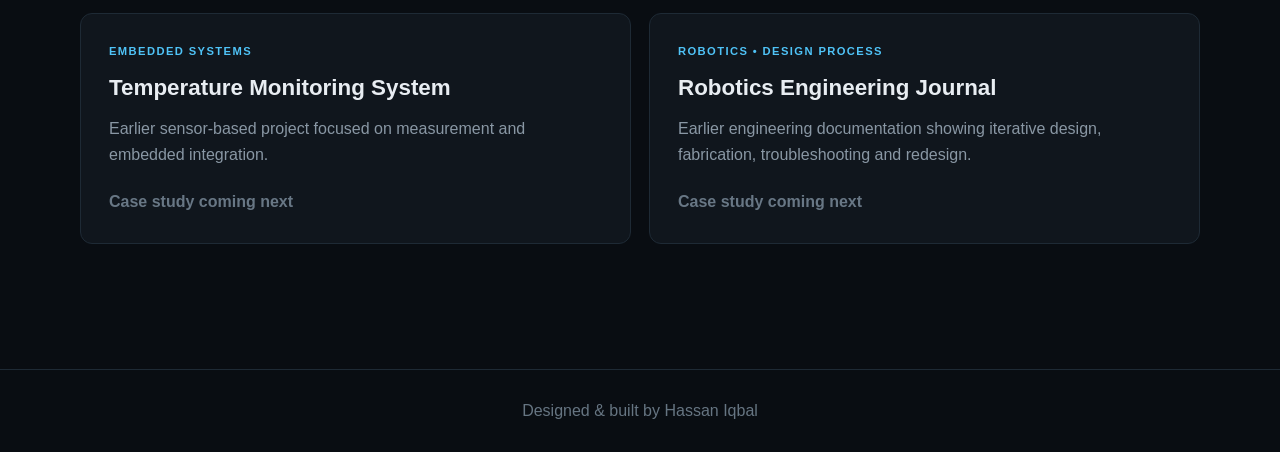
<file: projects.html>
<!DOCTYPE html>
<html lang="en">

<head>
    <meta charset="UTF-8">
    <meta name="viewport" content="width=device-width,initial-scale=1.0">

    <title>Featured Engineering Projects | Hassan Iqbal</title>

    <link rel="stylesheet" href="style.css?v=20261025-sharp">
</head>

<body>

<nav>

    <div class="logo">
        <a href="index.html">HI.</a>
    </div>

    <div class="nav-links">
        <a href="index.html#about">About</a>
        <a class="active" href="projects.html">Featured Work</a>
        <a href="leadership.html">Leadership</a>
        <a href="index.html#contact">Contact</a>
        <a href="https://github.com/hib50" target="_blank">GitHub</a>
    </div>

</nav>


<main>

<section class="projects-hero">

    <p class="section-label">FEATURED ENGINEERING WORK</p>

    <h1>
        Building systems that sense, control,
        automate and validate.
    </h1>

    <p>
        Selected work spanning embedded systems, electronics,
        computer vision, automation, experimental validation,
        data acquisition and hardware-software integration.
    </p>

</section>


<section class="featured-project-row">

    <div class="featured-project-content">

        <p class="project-number">01 / COMPLETED</p>

        <h2>Motion-Sensing LED Validation Platform</h2>

        <p class="project-description">
            Built a controlled occupancy-simulation and logging platform
            to validate commercial motion-sensing LED behavior across
            school, fitness, warehouse, shopping and parking scenarios.
        </p>

        <div class="project-highlights">

            <div>
                <strong>35.24 to 62.12%</strong>
                <span>Modeled scenario savings</span>
            </div>

            <div>
                <strong>1 Hz</strong>
                <span>Continuous logging</span>
            </div>

            <div>
                <strong>PIR + MW</strong>
                <span>Sensing configurations</span>
            </div>

        </div>

        <div class="tags">
            <span>ESP32</span>
            <span>Servo Actuation</span>
            <span>Python</span>
            <span>MATLAB</span>
            <span>Energy Analysis</span>
        </div>

        <a class="project-button" href="ecobright-phase1.html">
            View Engineering Case Study →
        </a>

    </div>


    <div class="featured-project-visual"><div class="project-media"><img src="physical-test-setup.jpeg" alt="Actual EcoBright motion-sensing LED validation test setup" loading="lazy"></div></div>
</section>


<section class="featured-project-row reverse">

    <div class="featured-project-content">

        <p class="project-number">02 / IN PROGRESS</p>

        <h2>Automated Daylight Harvesting Validation Platform</h2>

        <p class="project-description">
            Developing a controlled lab testbed to compare a standard LED
            baseline against an EcoBright daylight-harvesting fixture
            across no, low, medium and high daylight conditions.
        </p>

        <div class="project-highlights">

            <div>
                <strong>4</strong>
                <span>Daylight exposure bands</span>
            </div>

            <div>
                <strong>0 to 10 V</strong>
                <span>Dimming signal tracking</span>
            </div>

            <div>
                <strong>VEML7700</strong>
                <span>Digital lux sensing</span>
            </div>

        </div>

        <div class="tags">
            <span>ESP32</span>
            <span>VEML7700</span>
            <span>Python</span>
            <span>I²C</span>
            <span>0 to 10 V</span>
        </div>

        <a class="project-button" href="daylight-harvesting.html">
            View Engineering Case Study →
        </a>

    </div>


    <div class="featured-project-visual"><div class="project-media daylight-visual" role="img" aria-label="Daylight flows through a lux sensor to control LED dimming"><div class="dh-flow"><div class="dh-node"><b>☀</b>Daylight</div><span class="dh-arrow">→</span><div class="dh-node"><b>◈</b>Lux sensors</div><span class="dh-arrow">→</span><div class="dh-node"><b>≈</b>LED dimming</div></div><div class="dh-label">CONTROLLED DAYLIGHT VALIDATION</div></div></div>
</section>


<section class="featured-project-row"><div class="featured-project-content"><p class="project-number">03 / IN PROGRESS • EARLY DEVELOPMENT • ELIXIR LAB</p><h2>Self-Identifying, Reconfigurable Robotic Hand</h2><p class="project-description">Research and early development of a multi-jointed robotic hand for space exploration. The concept explores embodied AI for environmental perception, identifying its own joint configuration, dynamically reconfiguring its joints, and eventually diagnosing and repairing faults. The work is currently in its early stages.</p><div class="tags"><span>Embodied AI</span><span>Adaptive Robotics</span><span>Space Exploration</span><span>ELIXIR Lab</span></div><a class="project-button" href="robotic-hand.html">Explore the Robotics Research →</a></div><div class="featured-project-visual"><div class="project-media hand-photo"><img src="elixir-robotic-hand-hq-v2.jpg" alt="ELIXIR Lab robotic hand photographed at the lab bench, showing the complete robotic assembly" loading="lazy"></div></div>
</section>

<section class="featured-project-row">

    <div class="featured-project-content">

        <p class="project-number">04 / COMPLETED</p>

        <h2>Hand-Gesture Controlled Robotic Turret</h2>

        <p class="project-description">
            Raspberry Pi computer vision, MediaPipe hand landmarks
            and Arduino servo control combined into a gesture-driven
            three-servo robotic system.
        </p>

        <div class="project-highlights">

            <div>
                <strong>30 Hz</strong>
                <span>Command-send target</span>
            </div>

            <div>
                <strong>115200</strong>
                <span>Serial baud rate</span>
            </div>

            <div>
                <strong>3</strong>
                <span>Servo channels</span>
            </div>

        </div>

        <div class="tags">
            <span>Raspberry Pi</span>
            <span>Python</span>
            <span>OpenCV</span>
            <span>MediaPipe</span>
            <span>Arduino</span>
        </div>

        <a class="project-button" href="turret.html?v=20261025-sharp">
            View Engineering Case Study →
        </a>

    </div>


    <div class="featured-project-visual"><div class="project-media project-media-placeholder"><span class="media-symbol">⌁</span><span>PHOTOS COMING SOON</span></div></div>
</section>


<section class="featured-project-row reverse"><div class="featured-project-content"><p class="project-number">05 / IN PROGRESS</p><h2>Autonomous Rover</h2><p class="project-description">Developing an autonomous mobile robotics platform. Integration and testing are underway; further design details and results will be documented as the project progresses.</p><div class="tags"><span>Autonomous Robotics</span><span>Mobile Platform</span><span>In Progress</span></div></div><div class="featured-project-visual"><div class="project-media project-media-placeholder"><span class="media-symbol">⌁</span><span>AUTONOMOUS ROVER • IN PROGRESS</span></div></div>
</section>

<section class="featured-project-row reverse">

    <div class="featured-project-content">

        <p class="project-number">06 / HARDWARE DESIGN</p>

        <h2>RP2040 Multi-Sensor Embedded Board</h2>

        <p class="project-description">
            Designed an RP2040 sensor-board schematic and PCB layout,
            integrating a 9-axis IMU, environmental sensing,
            QSPI flash, USB-C, dual-voltage regulation,
            crystal and reset/BOOTSEL circuitry.
        </p>

        <div class="project-highlights">

            <div>
                <strong>RP2040</strong>
                <span>Main controller</span>
            </div>

            <div>
                <strong>9-Axis</strong>
                <span>ICM-20948 IMU</span>
            </div>

            <div>
                <strong>USB-C</strong>
                <span>Power / data interface</span>
            </div>

        </div>

        <div class="tags">
            <span>RP2040</span>
            <span>ICM-20948</span>
            <span>BME280</span>
            <span>W25Q16</span>
            <span>Power Regulation</span>
            <span>KiCad PCB Layout</span>
        </div>

        <a class="project-button" href="pcb.html">
            View Engineering Case Study →
        </a>

    </div>


    <div class="featured-project-visual"><div class="project-media rp2040-pcb-thumb"><img src="rp2040-kicad-original-layout.png" alt="Top-down layout preview of the RP2040 multi-sensor printed circuit board" loading="lazy"></div></div>
</section>


<section class="additional-projects">

    <p class="section-label">ADDITIONAL ENGINEERING WORK</p>

    <h2>Earlier Projects</h2>

    <div class="additional-grid">

        <article class="small-project-card">

            <p>EMBEDDED SYSTEMS</p>

            <h3>Temperature Monitoring System</h3>

            <span>
                Earlier sensor-based project focused on
                measurement and embedded integration.
            </span>

            <span class="muted-link">
                Case study coming next
            </span>

        </article>


        <article class="small-project-card">

            <p>ROBOTICS • DESIGN PROCESS</p>

            <h3>Robotics Engineering Journal</h3>

            <span>
                Earlier engineering documentation showing iterative
                design, fabrication, troubleshooting and redesign.
            </span>

            <span class="muted-link">
                Case study coming next
            </span>

        </article>

    </div>

</section>

</main>


<footer>
    <p>Designed & built by Hassan Iqbal</p>
</footer>

</body>
</html>
</file>
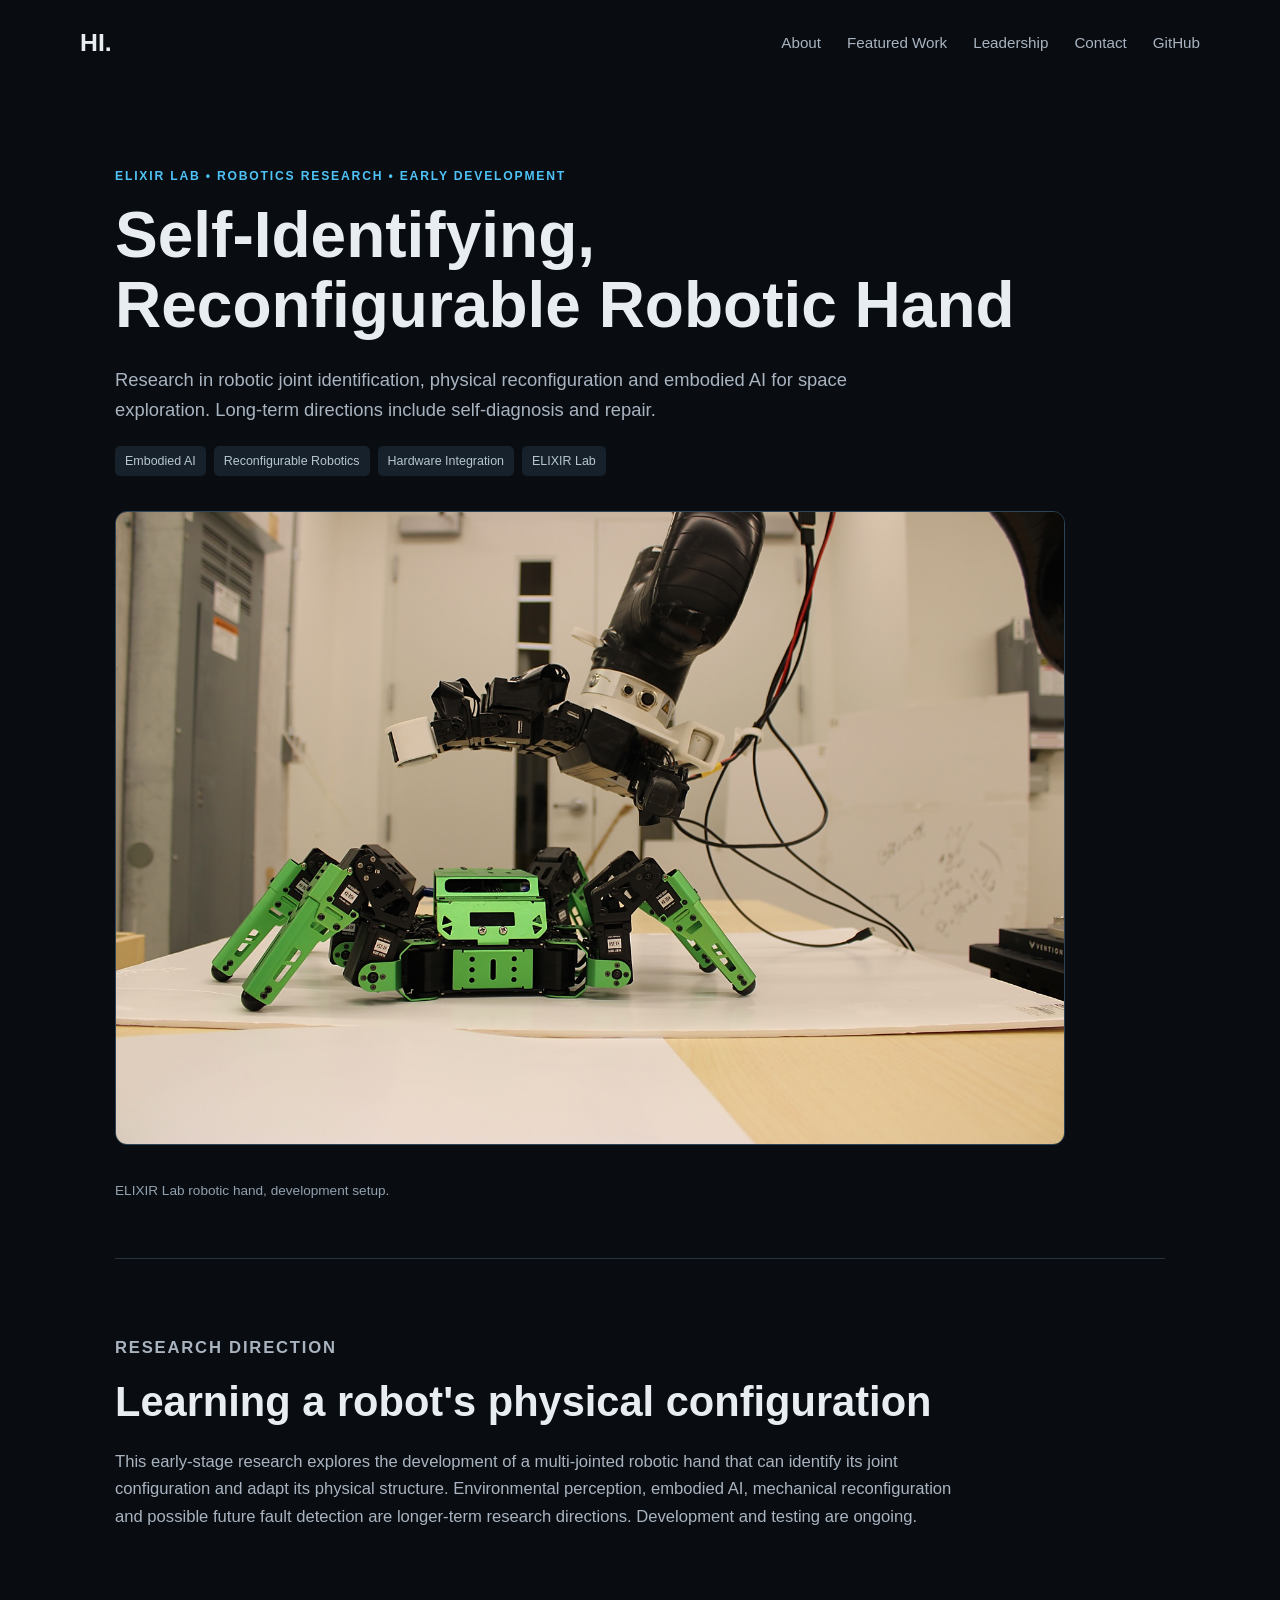
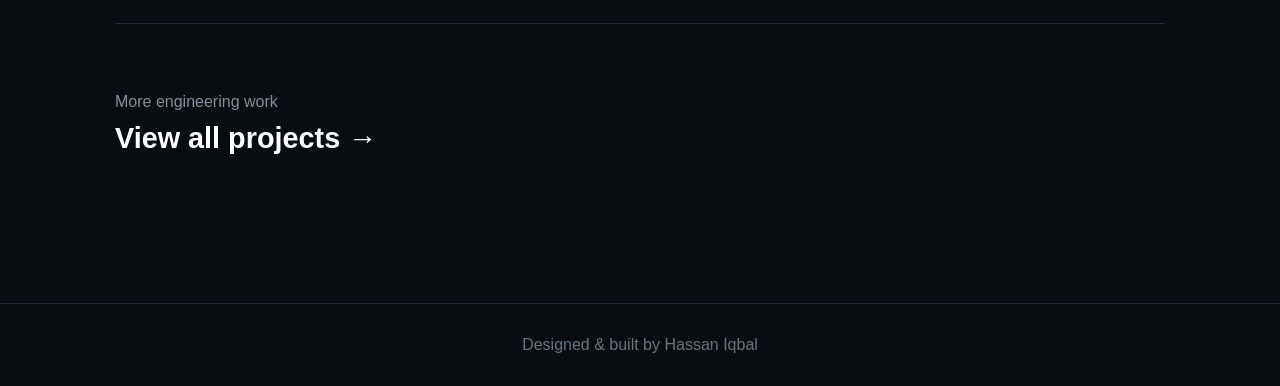
<file: robotic-hand.html>
<!DOCTYPE html>
<html lang="en"><head><meta charset="UTF-8"><meta name="viewport" content="width=device-width, initial-scale=1.0"><title>Reconfigurable Robotic Hand | Hassan Iqbal</title><link rel="stylesheet" href="style.css?v=20261025-sharp"><style>.hand-page{max-width:1050px;margin:auto}.hand-page .project-hero{padding:80px 0 55px}.hand-page h1{font-size:clamp(2.8rem,5vw,4.7rem);line-height:1.1;max-width:930px}.hand-page .case-section{border-top:1px solid #263440}.hand-large-photo{width:100%;max-width:950px;height:auto;display:block;object-fit:contain;margin:35px 0;border-radius:12px;border:1px solid #2b4354;background:#10161d}.photo-caption{font-size:.85rem;color:#91a0ae}</style></head>
<body><nav><div class="logo"><a href="index.html">HI.</a></div><div class="nav-links"><a href="index.html#about">About</a><a href="projects.html">Featured Work</a><a href="leadership.html">Leadership</a><a href="index.html#contact">Contact</a><a href="https://github.com/hib50" target="_blank" rel="noopener">GitHub</a></div></nav>
<main class="hand-page"><section class="project-hero"><p class="section-label">ELIXIR LAB • ROBOTICS RESEARCH • EARLY DEVELOPMENT</p><h1>Self-Identifying, Reconfigurable Robotic Hand</h1><p class="project-summary">Research in robotic joint identification, physical reconfiguration and embodied AI for space exploration. Long-term directions include self-diagnosis and repair.</p><div class="tags"><span>Embodied AI</span><span>Reconfigurable Robotics</span><span>Hardware Integration</span><span>ELIXIR Lab</span></div><img class="hand-large-photo" src="elixir-robotic-hand-hq-v2.jpg" alt="Actual ELIXIR Lab robotic hand assembly above the green walking robot in the lab"><p class="photo-caption">ELIXIR Lab robotic hand, development setup.</p></section><section class="case-section"><p class="section-label">RESEARCH DIRECTION</p><h2>Learning a robot's physical configuration</h2><p>This early-stage research explores the development of a multi-jointed robotic hand that can identify its joint configuration and adapt its physical structure. Environmental perception, embodied AI, mechanical reconfiguration and possible future fault detection are longer-term research directions. Development and testing are ongoing.</p></section><section class="next-project"><p>More engineering work</p><a href="projects.html">View all projects →</a></section></main><footer><p>Designed &amp; built by Hassan Iqbal</p></footer></body></html>
</file>
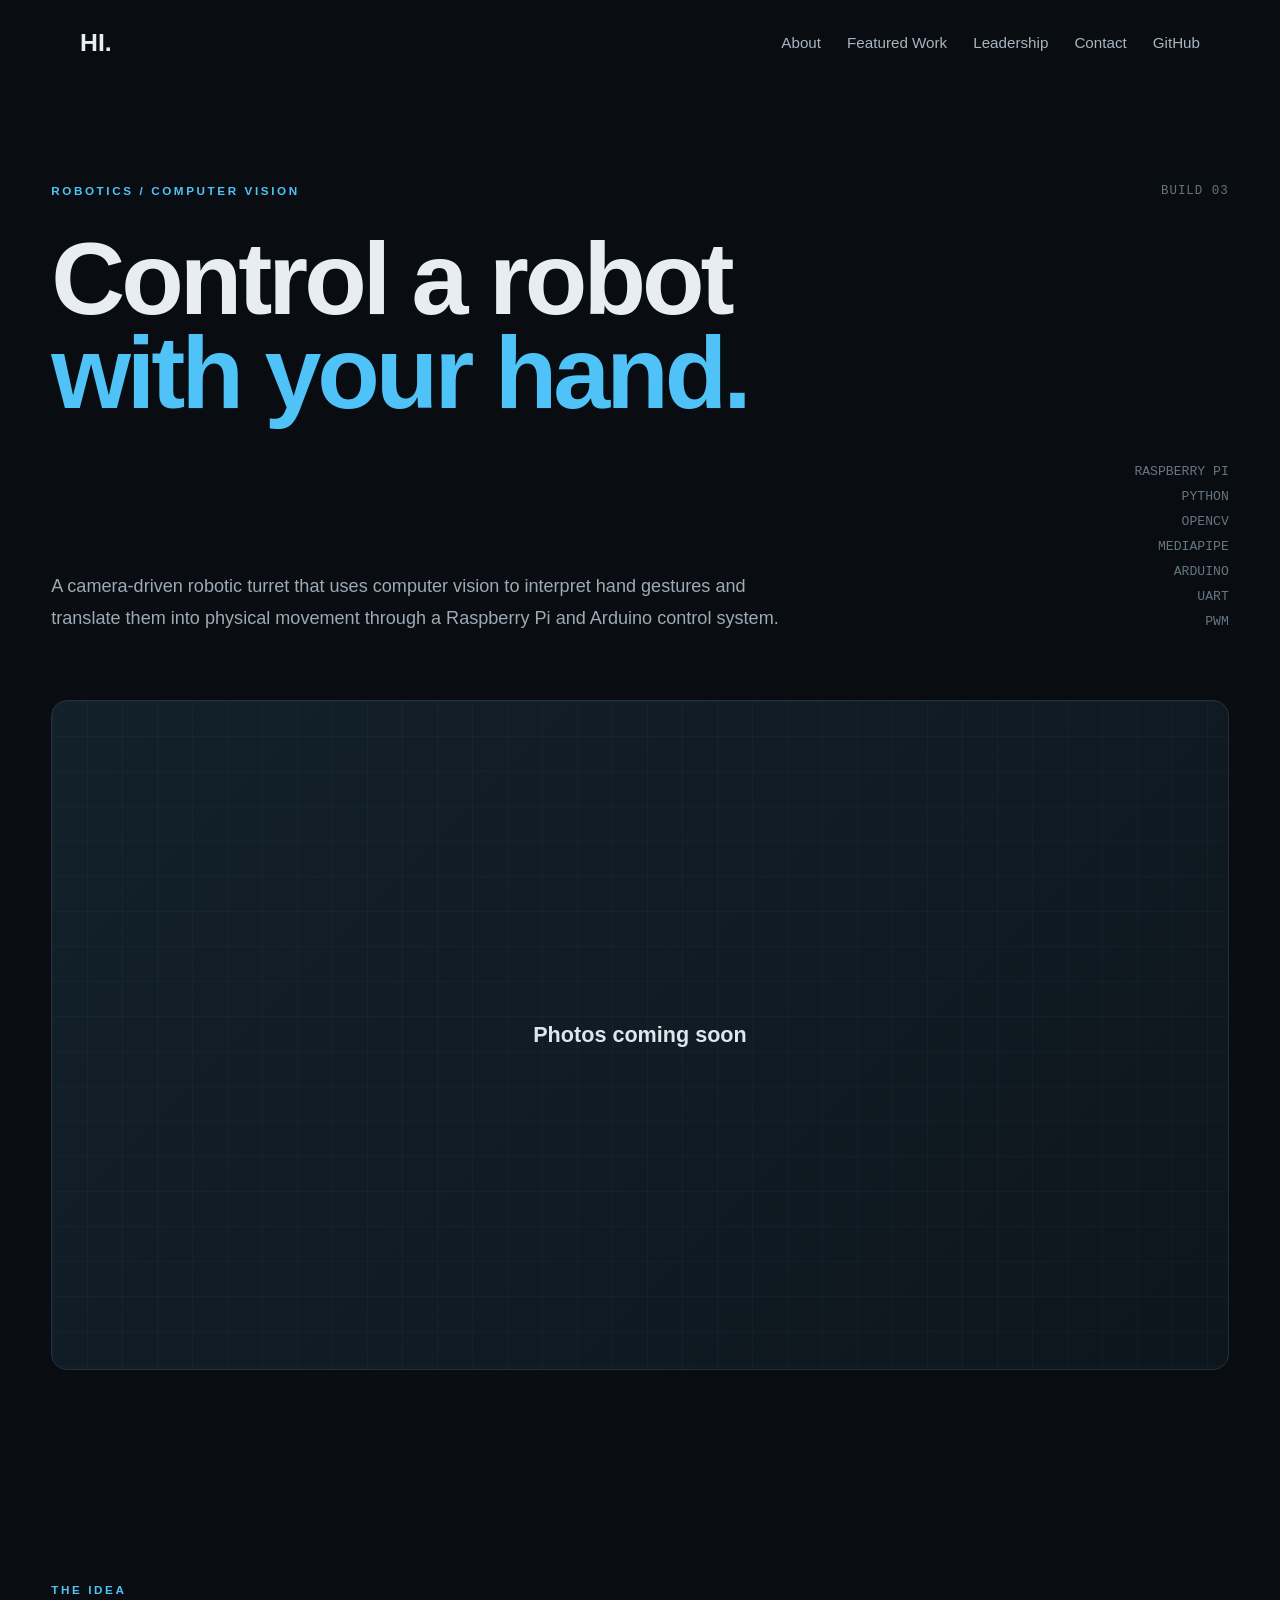
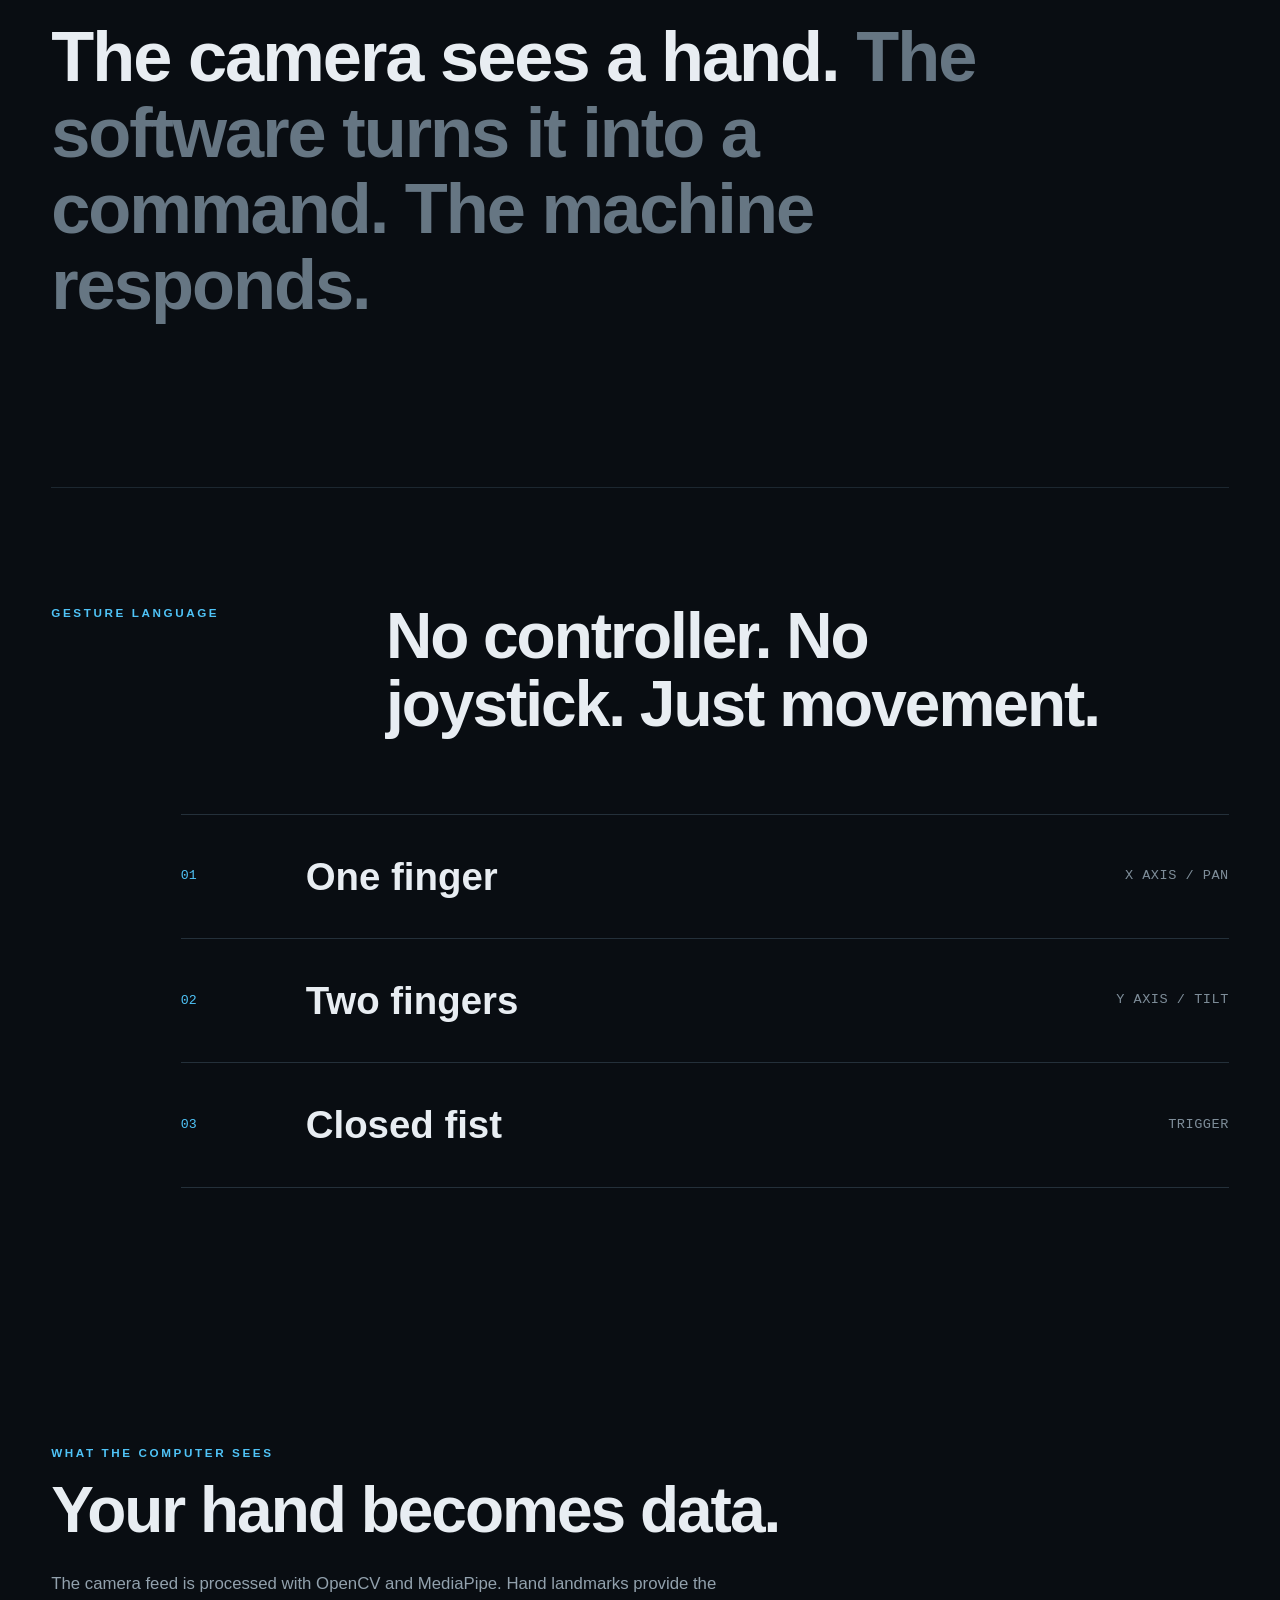
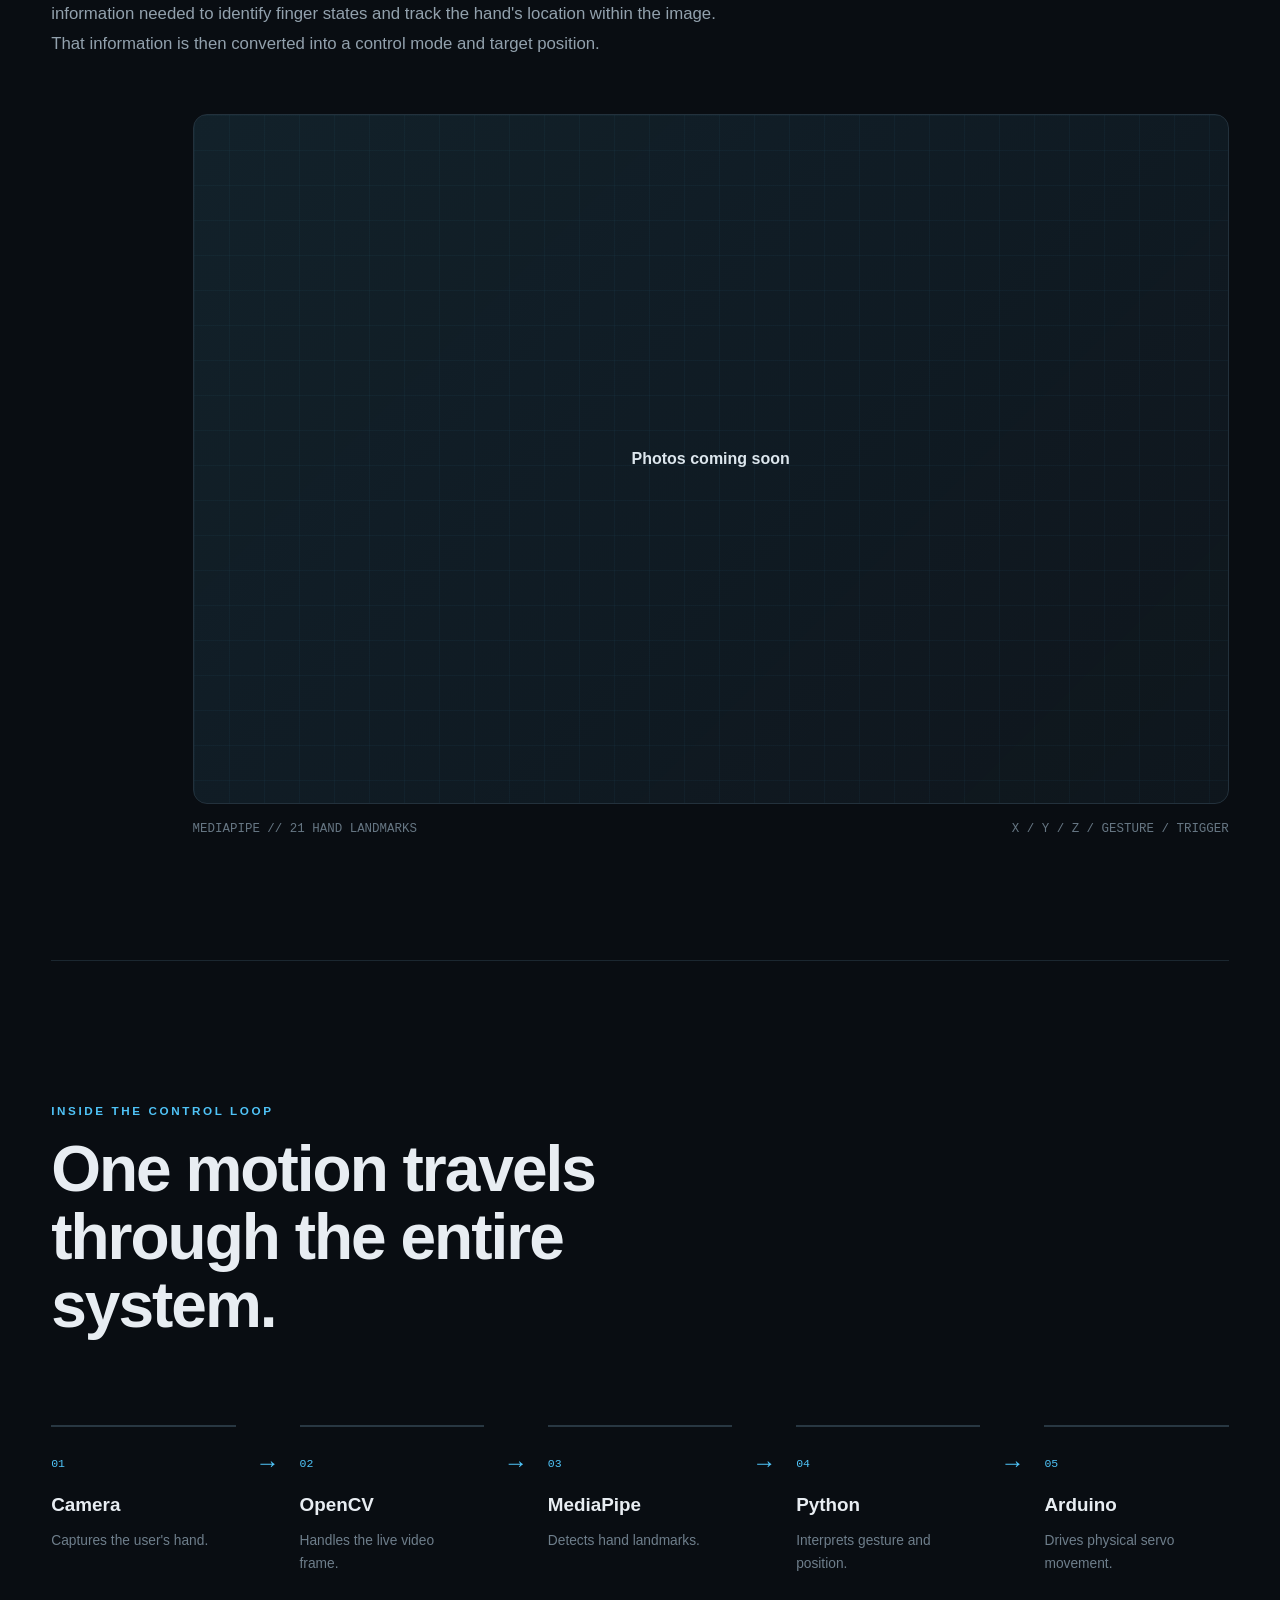
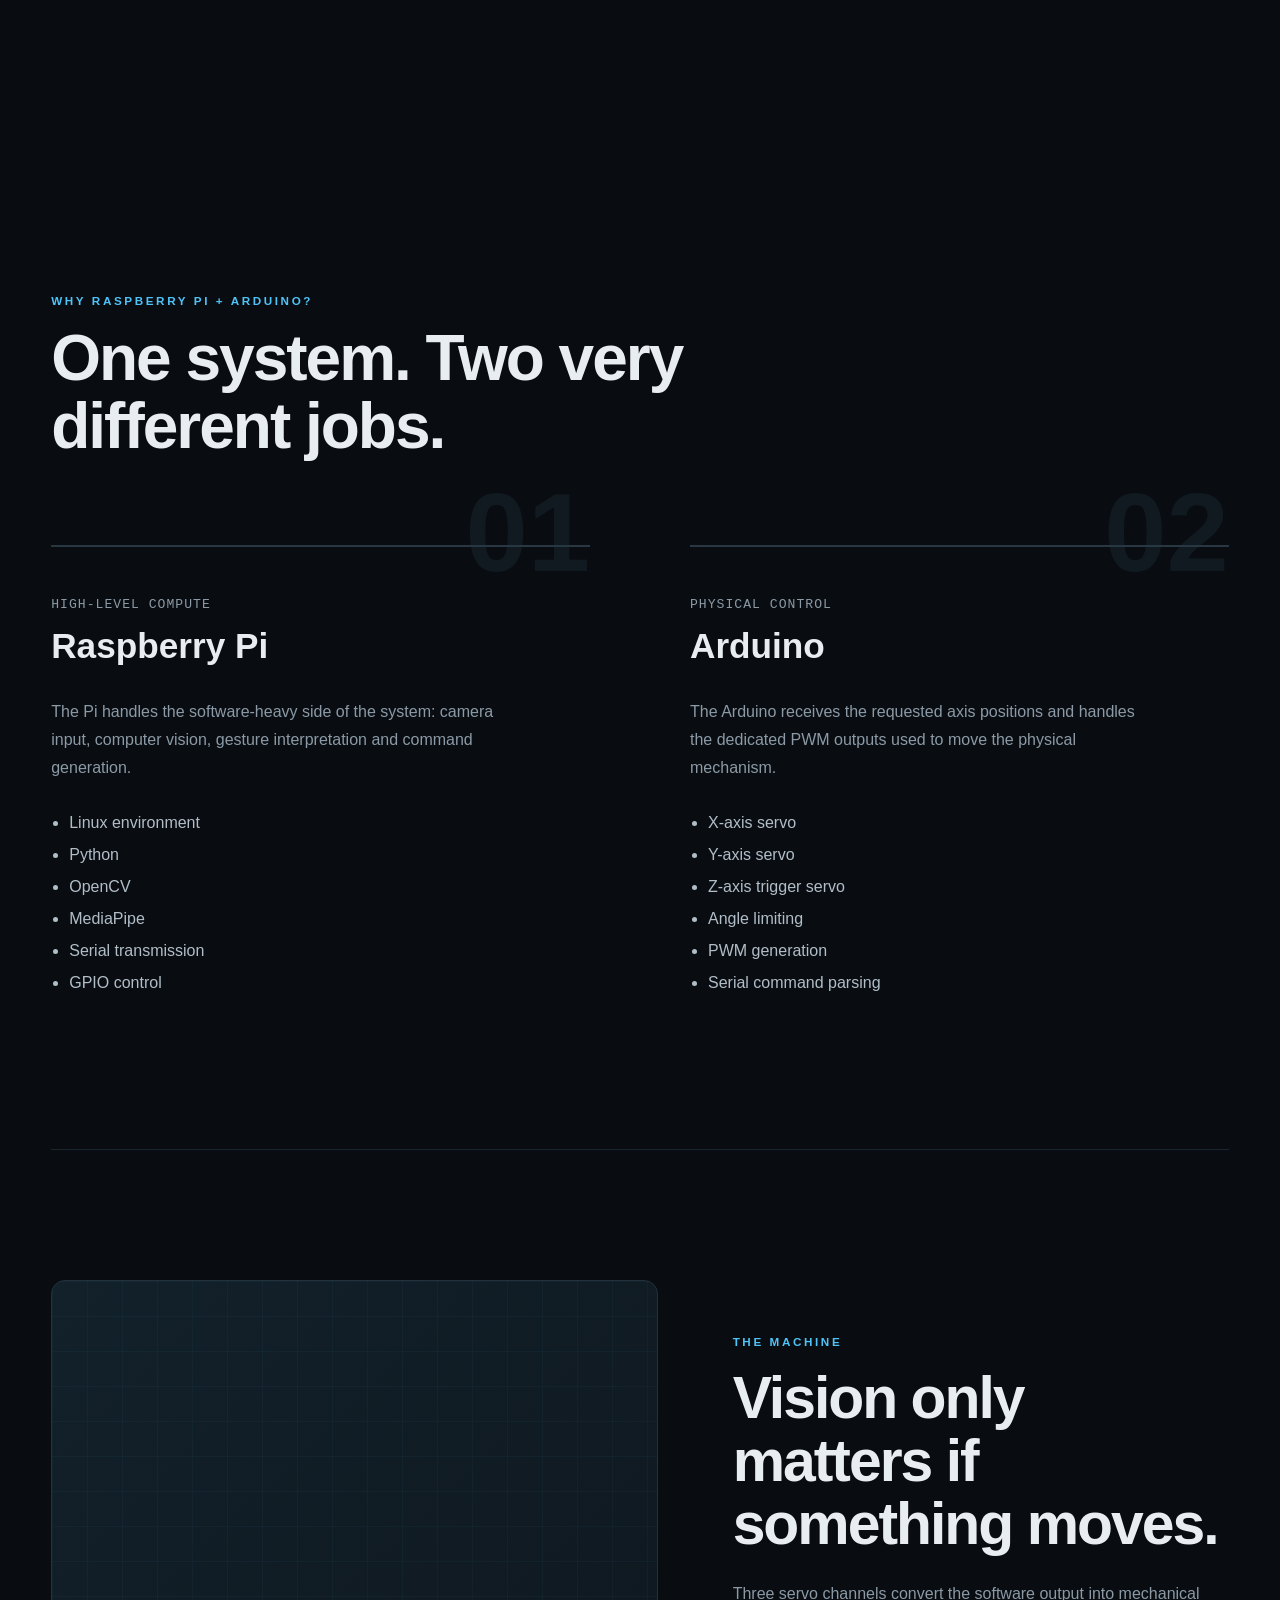
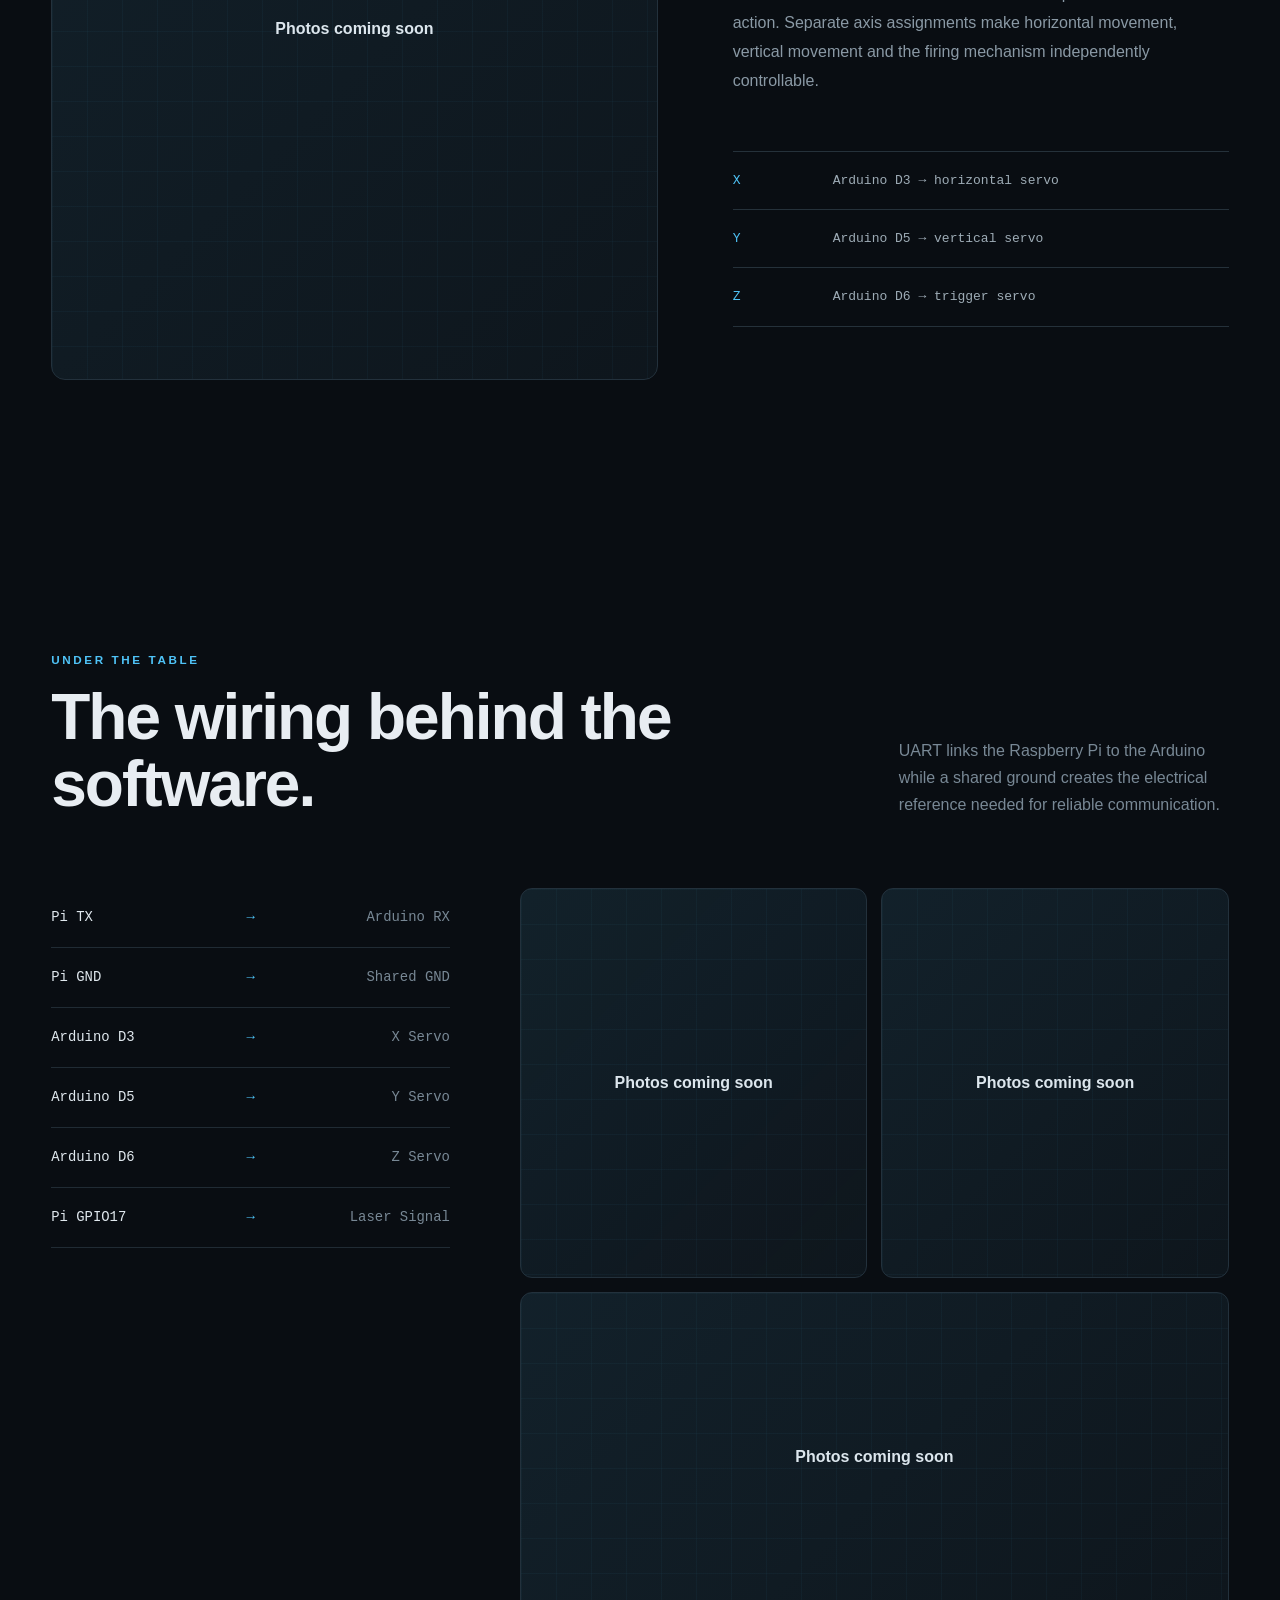
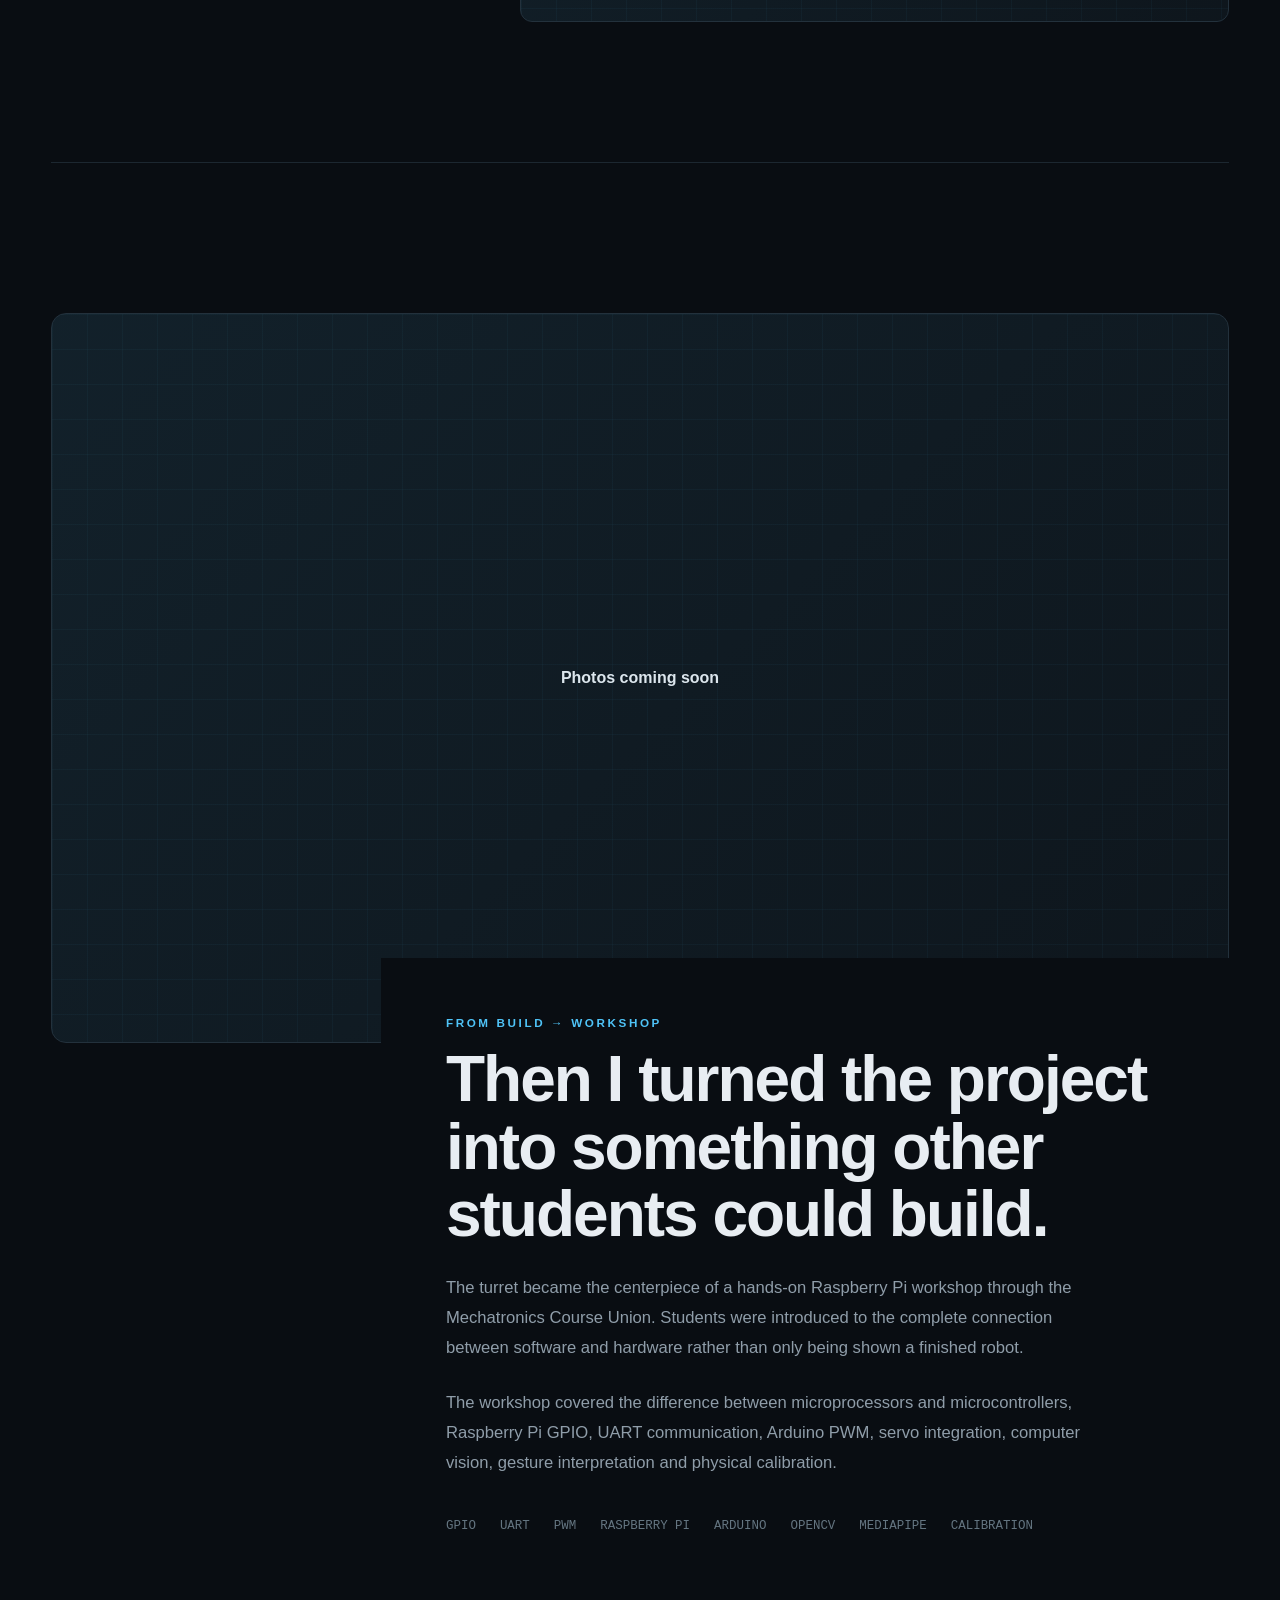
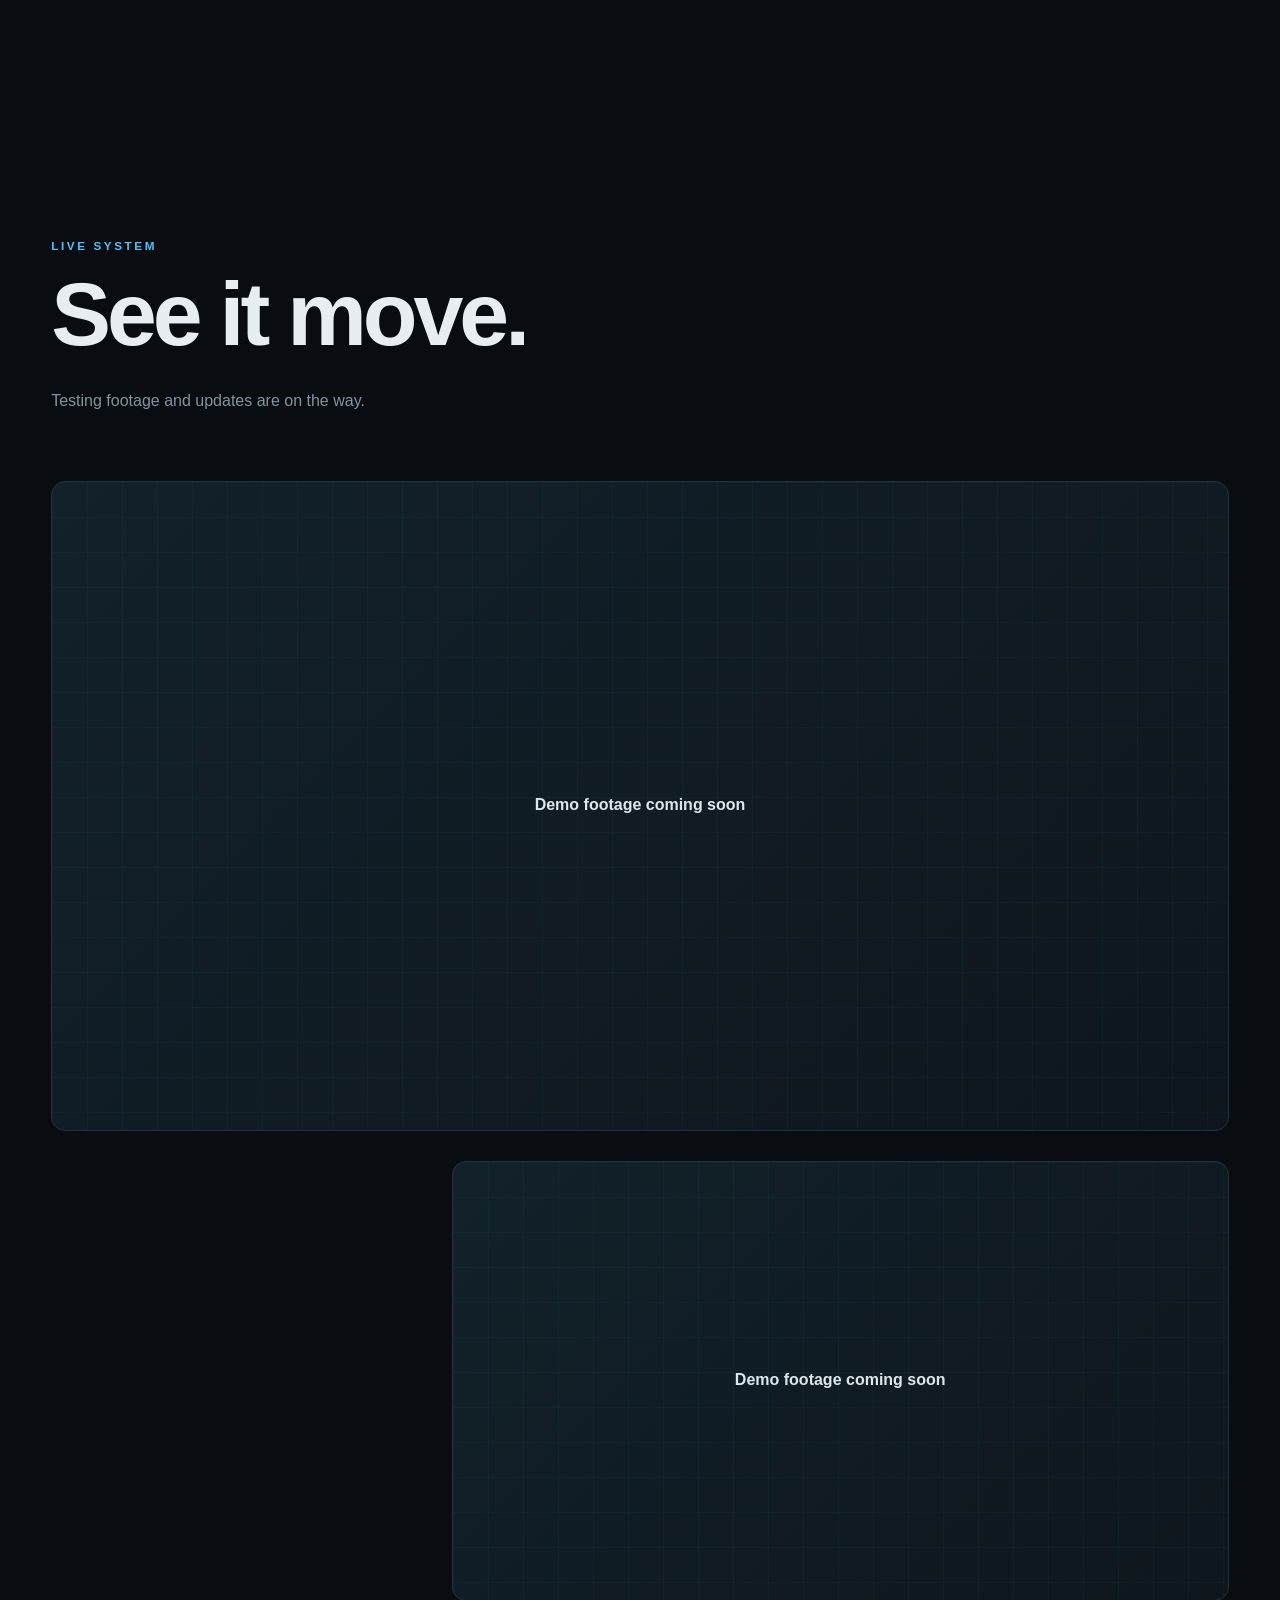
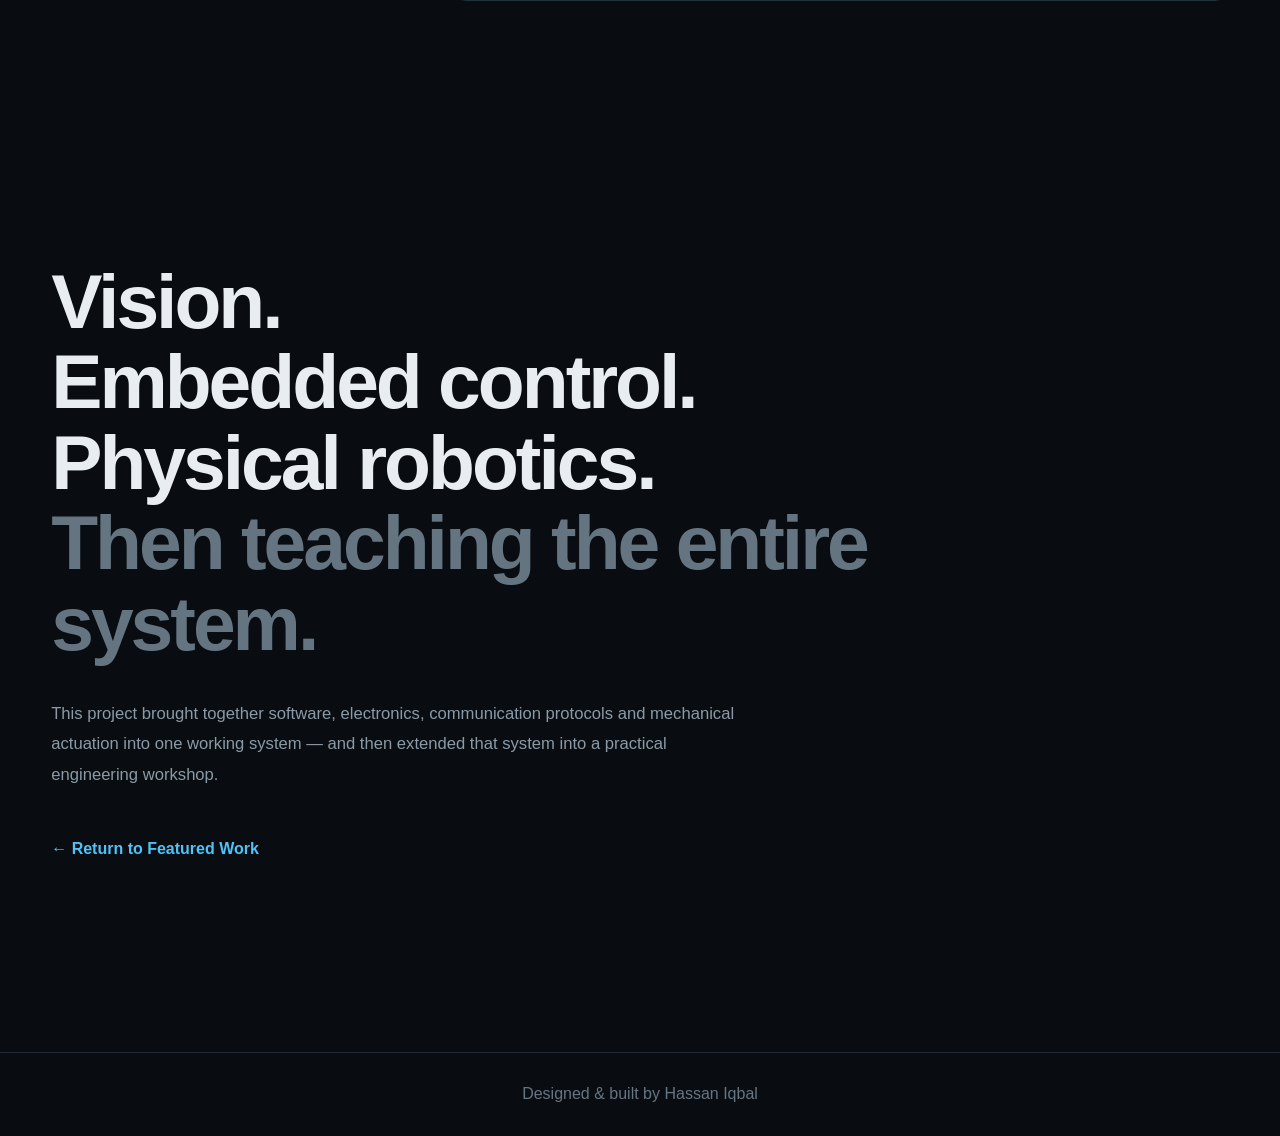
<file: turret.html>
<!DOCTYPE html>
<html lang="en">

<head>
    <meta charset="UTF-8">
    <meta name="viewport" content="width=device-width, initial-scale=1.0">

    <title>Hand-Gesture Controlled Robotic Turret | Hassan Iqbal</title>

    <meta
        name="description"
        content="Hand-gesture controlled robotic turret using Raspberry Pi, OpenCV, MediaPipe, Arduino, UART communication and multi-axis servo control."
    >

    <link rel="stylesheet" href="style.css?v=20261025-sharp">

    <style>

        /* =========================================================
           TURRET PAGE ONLY
           ========================================================= */

        .turret-page {
            width: min(1220px, 92%);
            margin: 0 auto;
        }

        .turret-page section {
            position: relative;
        }

        .turret-label {
            font-size: 0.73rem;
            font-weight: 700;
            letter-spacing: 2.6px;
            text-transform: uppercase;
            color: #4fc3f7;
        }


        /* =========================================================
           HERO
           ========================================================= */

        .turret-hero {
            padding: 95px 0 70px;
        }

        .turret-hero-top {
            display: flex;
            justify-content: space-between;
            gap: 30px;
            align-items: flex-start;
            margin-bottom: 30px;
        }

        .turret-project-id {
            color: #657480;
            font-family: monospace;
            font-size: 0.78rem;
            letter-spacing: 1px;
        }

        .turret-title {
            max-width: 1100px;
            font-size: clamp(3.8rem, 8vw, 7.8rem);
            line-height: 0.92;
            letter-spacing: -4px;
            margin: 0;
        }

        .turret-title .blue {
            color: #4fc3f7;
        }

        .turret-intro {
            display: grid;
            grid-template-columns: 1.35fr 0.65fr;
            gap: 80px;
            margin-top: 40px;
            align-items: end;
        }

        .turret-intro-copy {
            max-width: 730px;
            color: #9caab5;
            font-size: 1.13rem;
            line-height: 1.8;
        }

        .turret-stack {
            font-family: monospace;
            color: #657582;
            font-size: 0.82rem;
            line-height: 1.9;
            text-align: right;
        }


        /* =========================================================
           PLACEHOLDERS
           ========================================================= */

        .image-placeholder {
            position: relative;
            overflow: hidden;
            background:
                linear-gradient(
                    135deg,
                    rgba(79, 195, 247, 0.08),
                    rgba(79, 195, 247, 0.015)
                ),
                #0d1319;
            border: 1px solid #23313c;
        }

        .image-placeholder::before {
            content: "";
            position: absolute;
            inset: 0;
            background-image:
                linear-gradient(rgba(79,195,247,.04) 1px, transparent 1px),
                linear-gradient(90deg, rgba(79,195,247,.04) 1px, transparent 1px);
            background-size: 35px 35px;
            pointer-events: none;
        }

        .placeholder-content {
            position: absolute;
            inset: 0;
            display: flex;
            flex-direction: column;
            justify-content: center;
            align-items: center;
            text-align: center;
            padding: 30px;
        }

        .placeholder-content span {
            color: #4fc3f7;
            font-family: monospace;
            letter-spacing: 2px;
            font-size: 0.73rem;
            margin-bottom: 10px;
        }

        .placeholder-content strong {
            color: #dce6ed;
            font-size: 1rem;
        }

        .placeholder-content small {
            color: #687783;
            max-width: 360px;
            margin-top: 8px;
            line-height: 1.5;
        }


        /* =========================================================
           HERO MEDIA
           ========================================================= */

        .hero-media {
            height: 670px;
            margin-top: 65px;
            border-radius: 16px;
        }

        .hero-media .placeholder-content strong {
            font-size: 1.35rem;
        }


        /* =========================================================
           IDEA
           ========================================================= */

        .idea {
            padding: 140px 0;
            max-width: 1030px;
        }

        .idea h2 {
            margin-top: 20px;
            font-size: clamp(2.8rem, 5.5vw, 5.2rem);
            line-height: 1.08;
            letter-spacing: -2px;
            font-weight: 650;
        }

        .idea .muted {
            color: #667683;
        }


        /* =========================================================
           GESTURE CONTROL
           ========================================================= */

        .gesture-section {
            padding: 115px 0 135px;
            border-top: 1px solid #1c2730;
        }

        .gesture-intro {
            display: grid;
            grid-template-columns: 0.45fr 1.55fr;
            gap: 90px;
            margin-bottom: 75px;
        }

        .gesture-intro h2 {
            max-width: 720px;
            font-size: clamp(2.8rem, 5vw, 4.7rem);
            line-height: 1.06;
            letter-spacing: -2px;
        }

        .gesture-list {
            margin-left: 11%;
        }

        .gesture-line {
            display: grid;
            grid-template-columns: 90px 1fr 160px;
            gap: 35px;
            align-items: center;
            padding: 30px 0;
            border-bottom: 1px solid #24303a;
        }

        .gesture-line:first-child {
            border-top: 1px solid #24303a;
        }

        .gesture-num {
            font-family: monospace;
            color: #4fc3f7;
            font-size: 0.83rem;
        }

        .gesture-name {
            font-size: clamp(1.5rem, 3vw, 2.7rem);
            font-weight: 650;
        }

        .gesture-action {
            color: #7e8d99;
            text-align: right;
            font-family: monospace;
            font-size: 0.85rem;
            letter-spacing: 0.5px;
        }


        /* =========================================================
           VISION
           ========================================================= */

        .vision {
            padding: 120px 0;
        }

        .vision-header {
            max-width: 800px;
            margin-bottom: 55px;
        }

        .vision-header h2 {
            margin-top: 15px;
            font-size: clamp(3rem, 5vw, 4.9rem);
            line-height: 1.04;
            letter-spacing: -2px;
        }

        .vision-header p:last-child {
            margin-top: 25px;
            max-width: 680px;
            color: #92a1ad;
            font-size: 1.05rem;
            line-height: 1.8;
        }

        .vision-media {
            width: 88%;
            margin-left: auto;
            height: 690px;
            border-radius: 14px;
        }

        .vision-readout {
            width: 88%;
            margin-left: auto;
            display: flex;
            justify-content: space-between;
            gap: 30px;
            padding-top: 15px;
            color: #667683;
            font-family: monospace;
            font-size: 0.78rem;
        }


        /* =========================================================
           CONTROL PATH
           ========================================================= */

        .control-path {
            padding: 140px 0;
            border-top: 1px solid #1b2730;
        }

        .control-title {
            max-width: 720px;
        }

        .control-title h2 {
            font-size: clamp(2.8rem, 5vw, 4.8rem);
            line-height: 1.06;
            letter-spacing: -2px;
            margin-top: 16px;
        }

        .signal-path {
            margin-top: 85px;
            display: flex;
            align-items: stretch;
            overflow-x: auto;
            padding-bottom: 20px;
        }

        .signal-step {
            min-width: 180px;
            flex: 1;
            padding: 22px 20px 35px 0;
            border-top: 2px solid #283742;
        }

        .signal-step span {
            font-family: monospace;
            color: #4fc3f7;
            font-size: 0.72rem;
        }

        .signal-step h3 {
            font-size: 1.18rem;
            margin-top: 14px;
        }

        .signal-step p {
            color: #6e7e8b;
            font-size: 0.86rem;
            margin-top: 10px;
            max-width: 160px;
        }

        .signal-arrow {
            align-self: flex-start;
            padding: 18px 20px 0;
            color: #4fc3f7;
            font-size: 1.5rem;
        }


        /* =========================================================
           TWO COMPUTERS
           ========================================================= */

        .two-computers {
            padding: 120px 0 150px;
        }

        .two-computers-title {
            max-width: 880px;
        }

        .two-computers-title h2 {
            margin-top: 15px;
            font-size: clamp(2.8rem, 5vw, 4.8rem);
            line-height: 1.06;
            letter-spacing: -2px;
        }

        .brain-muscle {
            margin-top: 85px;
            display: grid;
            grid-template-columns: 1fr 1fr;
            gap: 100px;
        }

        .computer-side {
            position: relative;
            padding-top: 25px;
            border-top: 2px solid #283742;
        }

        .computer-number {
            position: absolute;
            top: -70px;
            right: 0;
            font-size: 7rem;
            font-weight: 800;
            color: #111a21;
            line-height: 1;
            z-index: -1;
        }

        .computer-side h3 {
            font-size: 2.2rem;
            margin-bottom: 8px;
        }

        .computer-role {
            color: #4fc3f7;
            font-family: monospace;
            font-size: 0.82rem;
            letter-spacing: 1px;
        }

        .computer-side p {
            margin-top: 22px;
            max-width: 470px;
            color: #8b9aa6;
            line-height: 1.75;
        }

        .computer-side ul {
            margin-top: 25px;
            padding-left: 18px;
            color: #b2bec7;
            line-height: 2;
        }


        /* =========================================================
           MECHANICAL / HARDWARE
           ========================================================= */

        .hardware {
            padding: 130px 0;
            border-top: 1px solid #1b2730;
        }

        .hardware-grid {
            display: grid;
            grid-template-columns: 1.1fr 0.9fr;
            gap: 75px;
            align-items: center;
        }

        .hardware-photo {
            height: 700px;
            border-radius: 14px;
        }

        .hardware-copy h2 {
            margin-top: 15px;
            font-size: clamp(2.7rem, 4.6vw, 4.3rem);
            line-height: 1.07;
            letter-spacing: -2px;
        }

        .hardware-copy > p:not(.turret-label) {
            margin-top: 25px;
            color: #8a99a5;
            line-height: 1.8;
        }

        .axis-readout {
            margin-top: 55px;
            font-family: monospace;
        }

        .axis {
            display: grid;
            grid-template-columns: 80px 1fr;
            gap: 20px;
            padding: 18px 0;
            border-bottom: 1px solid #25313a;
        }

        .axis:first-child {
            border-top: 1px solid #25313a;
        }

        .axis span:first-child {
            color: #4fc3f7;
        }

        .axis span:last-child {
            color: #9eacb6;
        }


        /* =========================================================
           ELECTRONICS
           ========================================================= */

        .electronics {
            padding: 140px 0;
        }

        .electronics-heading {
            display: flex;
            justify-content: space-between;
            gap: 60px;
            align-items: end;
            margin-bottom: 70px;
        }

        .electronics-heading h2 {
            max-width: 730px;
            font-size: clamp(2.8rem, 5vw, 4.6rem);
            line-height: 1.05;
            letter-spacing: -2px;
            margin-top: 15px;
        }

        .electronics-heading > p:last-child {
            max-width: 330px;
            color: #788895;
            line-height: 1.7;
        }

        .electronics-layout {
            display: grid;
            grid-template-columns: 0.72fr 1.28fr;
            gap: 70px;
        }

        .connection-list {
            font-family: monospace;
            font-size: 0.87rem;
        }

        .connection {
            display: grid;
            grid-template-columns: 1fr auto 1fr;
            align-items: center;
            gap: 10px;
            padding: 18px 0;
            border-bottom: 1px solid #202b34;
        }

        .connection-source {
            color: #e0e8ee;
        }

        .connection-arrow {
            color: #4fc3f7;
        }

        .connection-target {
            color: #788895;
            text-align: right;
        }

        .electronics-photos {
            display: grid;
            grid-template-columns: 1fr 1fr;
            gap: 14px;
        }

        .electronics-photo {
            height: 390px;
            border-radius: 12px;
        }

        .electronics-photo:nth-child(3) {
            grid-column: 1 / 3;
            height: 330px;
        }


        /* =========================================================
           WORKSHOP
           ========================================================= */

        .workshop {
            padding: 150px 0;
            border-top: 1px solid #1c2730;
        }

        .workshop-photo {
            width: 100%;
            height: 730px;
            border-radius: 15px;
        }

        .workshop-story {
            width: 72%;
            margin: -85px 0 0 auto;
            position: relative;
            z-index: 2;
            background: #090d12;
            padding: 55px 0 0 65px;
        }

        .workshop-story h2 {
            margin-top: 14px;
            font-size: clamp(2.8rem, 5vw, 4.9rem);
            line-height: 1.05;
            letter-spacing: -2px;
        }

        .workshop-story > p:not(.turret-label) {
            margin-top: 25px;
            max-width: 650px;
            color: #8f9da9;
            font-size: 1.04rem;
            line-height: 1.8;
        }

        .workshop-topics {
            display: flex;
            flex-wrap: wrap;
            gap: 12px 24px;
            margin-top: 38px;
            font-family: monospace;
            color: #647581;
            font-size: 0.78rem;
        }


        /* =========================================================
           DEMO
           ========================================================= */

        .demo {
            padding: 150px 0 100px;
        }

        .demo h2 {
            font-size: clamp(3.5rem, 7vw, 7rem);
            line-height: 0.95;
            letter-spacing: -4px;
            margin-top: 16px;
        }

        .demo-intro {
            max-width: 600px;
            margin-top: 30px;
            color: #84939f;
            line-height: 1.8;
        }

        .demo-main {
            margin-top: 65px;
            height: 650px;
            border-radius: 14px;
        }

        .demo-secondary {
            width: 66%;
            height: 440px;
            margin: 30px 0 0 auto;
            border-radius: 14px;
        }


        /* =========================================================
           ENDING
           ========================================================= */

        .turret-ending {
            padding: 150px 0 160px;
            max-width: 1040px;
        }

        .turret-ending h2 {
            font-size: clamp(3rem, 6vw, 5.5rem);
            line-height: 1.05;
            letter-spacing: -3px;
        }

        .turret-ending .muted {
            color: #647581;
        }

        .turret-ending p {
            max-width: 700px;
            margin-top: 35px;
            color: #8b9aa6;
            line-height: 1.85;
            font-size: 1.04rem;
        }

        .turret-ending a {
            display: inline-block;
            margin-top: 45px;
            color: #4fc3f7;
            font-weight: 700;
            text-decoration: none;
        }


        /* =========================================================
           MOBILE
           ========================================================= */

        @media (max-width: 850px) {

            .turret-title {
                letter-spacing: -2px;
            }

            .turret-intro,
            .gesture-intro,
            .hardware-grid,
            .electronics-layout,
            .brain-muscle {
                grid-template-columns: 1fr;
                gap: 45px;
            }

            .turret-stack {
                text-align: left;
            }

            .hero-media {
                height: 470px;
            }

            .gesture-list {
                margin-left: 0;
            }

            .gesture-line {
                grid-template-columns: 55px 1fr;
                gap: 18px;
            }

            .gesture-action {
                grid-column: 2;
                text-align: left;
            }

            .vision-media,
            .vision-readout {
                width: 100%;
            }

            .vision-media {
                height: 500px;
            }

            .signal-path {
                display: block;
            }

            .signal-arrow {
                padding: 12px 0;
                transform: rotate(90deg);
                width: fit-content;
                margin: auto;
            }

            .hardware-photo {
                height: 500px;
            }

            .electronics-heading {
                display: block;
            }

            .electronics-heading > p:last-child {
                margin-top: 25px;
            }

            .electronics-photos {
                grid-template-columns: 1fr;
            }

            .electronics-photo,
            .electronics-photo:nth-child(3) {
                grid-column: auto;
                height: 420px;
            }

            .workshop-photo {
                height: 500px;
            }

            .workshop-story {
                width: 100%;
                margin: 0;
                padding: 45px 0 0;
            }

            .demo-main,
            .demo-secondary {
                width: 100%;
                height: 480px;
                margin-left: 0;
            }

        }


        @media (max-width: 520px) {

            .turret-page {
                width: 90%;
            }

            .turret-hero {
                padding-top: 65px;
            }

            .hero-media,
            .vision-media,
            .hardware-photo,
            .workshop-photo,
            .demo-main,
            .demo-secondary {
                height: 360px;
            }

            .electronics-photo,
            .electronics-photo:nth-child(3) {
                height: 320px;
            }

        }

    </style>

</head>


<body>


<!-- =========================================================
     NAVIGATION
     ========================================================= -->

<nav>

    <div class="logo">
        <a href="index.html">HI.</a>
    </div>

    <div class="nav-links">
        <a href="index.html#about">About</a>
        <a href="projects.html">Featured Work</a>
        <a href="leadership.html">Leadership</a>
        <a href="index.html#contact">Contact</a>
        <a href="https://github.com/hib50" target="_blank">GitHub</a>
    </div>

</nav>



<main class="turret-page">


    <!-- =====================================================
         HERO
         ===================================================== -->

    <section class="turret-hero">

        <div class="turret-hero-top">

            <p class="turret-label">
                ROBOTICS / COMPUTER VISION
            </p>

            <p class="turret-project-id">
                BUILD 03
            </p>

        </div>


        <h1 class="turret-title">

            Control a robot<br>

            <span class="blue">
                with your hand.
            </span>

        </h1>


        <div class="turret-intro">

            <p class="turret-intro-copy">
                A camera-driven robotic turret that uses computer vision
                to interpret hand gestures and translate them into
                physical movement through a Raspberry Pi and Arduino
                control system.
            </p>


            <div class="turret-stack">
                RASPBERRY PI<br>
                PYTHON<br>
                OPENCV<br>
                MEDIAPIPE<br>
                ARDUINO<br>
                UART<br>
                PWM
            </div>

        </div>


        <div class="image-placeholder hero-media">

            <div class="placeholder-content"><strong>Photos coming soon</strong></div>

        </div>

    </section>



    <!-- =====================================================
         CONCEPT
         ===================================================== -->

    <section class="idea">

        <p class="turret-label">
            THE IDEA
        </p>

        <h2>
            The camera sees a hand.
            <span class="muted">
                The software turns it into a command.
                The machine responds.
            </span>
        </h2>

    </section>



    <!-- =====================================================
         GESTURE LANGUAGE
         ===================================================== -->

    <section class="gesture-section">

        <div class="gesture-intro">

            <p class="turret-label">
                GESTURE LANGUAGE
            </p>

            <h2>
                No controller.
                No joystick.
                Just movement.
            </h2>

        </div>


        <div class="gesture-list">


            <div class="gesture-line">

                <span class="gesture-num">
                    01
                </span>

                <span class="gesture-name">
                    One finger
                </span>

                <span class="gesture-action">
                    X AXIS / PAN
                </span>

            </div>


            <div class="gesture-line">

                <span class="gesture-num">
                    02
                </span>

                <span class="gesture-name">
                    Two fingers
                </span>

                <span class="gesture-action">
                    Y AXIS / TILT
                </span>

            </div>


            <div class="gesture-line">

                <span class="gesture-num">
                    03
                </span>

                <span class="gesture-name">
                    Closed fist
                </span>

                <span class="gesture-action">
                    TRIGGER
                </span>

            </div>


        </div>

    </section>



    <!-- =====================================================
         COMPUTER VISION
         ===================================================== -->

    <section class="vision">

        <div class="vision-header">

            <p class="turret-label">
                WHAT THE COMPUTER SEES
            </p>

            <h2>
                Your hand becomes data.
            </h2>

            <p>
                The camera feed is processed with OpenCV and MediaPipe.
                Hand landmarks provide the information needed to identify
                finger states and track the hand's location within the image.
                That information is then converted into a control mode and
                target position.
            </p>

        </div>


        <div class="image-placeholder vision-media">

            <div class="placeholder-content"><strong>Photos coming soon</strong></div>

        </div>


        <div class="vision-readout">

            <span>
                MEDIAPIPE // 21 HAND LANDMARKS
            </span>

            <span>
                X / Y / Z / GESTURE / TRIGGER
            </span>

        </div>

    </section>



    <!-- =====================================================
         CONTROL LOOP
         ===================================================== -->

    <section class="control-path">

        <div class="control-title">

            <p class="turret-label">
                INSIDE THE CONTROL LOOP
            </p>

            <h2>
                One motion travels through the entire system.
            </h2>

        </div>


        <div class="signal-path">


            <div class="signal-step">

                <span>01</span>

                <h3>Camera</h3>

                <p>
                    Captures the user's hand.
                </p>

            </div>


            <div class="signal-arrow">
                →
            </div>


            <div class="signal-step">

                <span>02</span>

                <h3>OpenCV</h3>

                <p>
                    Handles the live video frame.
                </p>

            </div>


            <div class="signal-arrow">
                →
            </div>


            <div class="signal-step">

                <span>03</span>

                <h3>MediaPipe</h3>

                <p>
                    Detects hand landmarks.
                </p>

            </div>


            <div class="signal-arrow">
                →
            </div>


            <div class="signal-step">

                <span>04</span>

                <h3>Python</h3>

                <p>
                    Interprets gesture and position.
                </p>

            </div>


            <div class="signal-arrow">
                →
            </div>


            <div class="signal-step">

                <span>05</span>

                <h3>Arduino</h3>

                <p>
                    Drives physical servo movement.
                </p>

            </div>


        </div>

    </section>



    <!-- =====================================================
         PI VS ARDUINO
         ===================================================== -->

    <section class="two-computers">

        <div class="two-computers-title">

            <p class="turret-label">
                WHY RASPBERRY PI + ARDUINO?
            </p>

            <h2>
                One system.
                Two very different jobs.
            </h2>

        </div>


        <div class="brain-muscle">


            <div class="computer-side">

                <span class="computer-number">
                    01
                </span>

                <p class="computer-role">
                    HIGH-LEVEL COMPUTE
                </p>

                <h3>
                    Raspberry Pi
                </h3>

                <p>
                    The Pi handles the software-heavy side of the
                    system: camera input, computer vision, gesture
                    interpretation and command generation.
                </p>

                <ul>
                    <li>Linux environment</li>
                    <li>Python</li>
                    <li>OpenCV</li>
                    <li>MediaPipe</li>
                    <li>Serial transmission</li>
                    <li>GPIO control</li>
                </ul>

            </div>



            <div class="computer-side">

                <span class="computer-number">
                    02
                </span>

                <p class="computer-role">
                    PHYSICAL CONTROL
                </p>

                <h3>
                    Arduino
                </h3>

                <p>
                    The Arduino receives the requested axis positions
                    and handles the dedicated PWM outputs used to
                    move the physical mechanism.
                </p>

                <ul>
                    <li>X-axis servo</li>
                    <li>Y-axis servo</li>
                    <li>Z-axis trigger servo</li>
                    <li>Angle limiting</li>
                    <li>PWM generation</li>
                    <li>Serial command parsing</li>
                </ul>

            </div>


        </div>

    </section>



    <!-- =====================================================
         MECHANISM
         ===================================================== -->

    <section class="hardware">

        <div class="hardware-grid">


            <div class="image-placeholder hardware-photo">

                <div class="placeholder-content"><strong>Photos coming soon</strong></div>

            </div>



            <div class="hardware-copy">

                <p class="turret-label">
                    THE MACHINE
                </p>

                <h2>
                    Vision only matters if something moves.
                </h2>

                <p>
                    Three servo channels convert the software output
                    into mechanical action. Separate axis assignments
                    make horizontal movement, vertical movement and
                    the firing mechanism independently controllable.
                </p>


                <div class="axis-readout">


                    <div class="axis">

                        <span>X</span>

                        <span>
                            Arduino D3 → horizontal servo
                        </span>

                    </div>


                    <div class="axis">

                        <span>Y</span>

                        <span>
                            Arduino D5 → vertical servo
                        </span>

                    </div>


                    <div class="axis">

                        <span>Z</span>

                        <span>
                            Arduino D6 → trigger servo
                        </span>

                    </div>


                </div>

            </div>


        </div>

    </section>



    <!-- =====================================================
         ELECTRONICS
         ===================================================== -->

    <section class="electronics">

        <div class="electronics-heading">

            <div>

                <p class="turret-label">
                    UNDER THE TABLE
                </p>

                <h2>
                    The wiring behind the software.
                </h2>

            </div>


            <p>
                UART links the Raspberry Pi to the Arduino while
                a shared ground creates the electrical reference
                needed for reliable communication.
            </p>

        </div>



        <div class="electronics-layout">


            <div class="connection-list">


                <div class="connection">

                    <span class="connection-source">
                        Pi TX
                    </span>

                    <span class="connection-arrow">
                        →
                    </span>

                    <span class="connection-target">
                        Arduino RX
                    </span>

                </div>


                <div class="connection">

                    <span class="connection-source">
                        Pi GND
                    </span>

                    <span class="connection-arrow">
                        →
                    </span>

                    <span class="connection-target">
                        Shared GND
                    </span>

                </div>


                <div class="connection">

                    <span class="connection-source">
                        Arduino D3
                    </span>

                    <span class="connection-arrow">
                        →
                    </span>

                    <span class="connection-target">
                        X Servo
                    </span>

                </div>


                <div class="connection">

                    <span class="connection-source">
                        Arduino D5
                    </span>

                    <span class="connection-arrow">
                        →
                    </span>

                    <span class="connection-target">
                        Y Servo
                    </span>

                </div>


                <div class="connection">

                    <span class="connection-source">
                        Arduino D6
                    </span>

                    <span class="connection-arrow">
                        →
                    </span>

                    <span class="connection-target">
                        Z Servo
                    </span>

                </div>


                <div class="connection">

                    <span class="connection-source">
                        Pi GPIO17
                    </span>

                    <span class="connection-arrow">
                        →
                    </span>

                    <span class="connection-target">
                        Laser Signal
                    </span>

                </div>


            </div>



            <div class="electronics-photos">


                <div class="image-placeholder electronics-photo">

                    <div class="placeholder-content"><strong>Photos coming soon</strong></div>

                </div>



                <div class="image-placeholder electronics-photo">

                    <div class="placeholder-content"><strong>Photos coming soon</strong></div>

                </div>



                <div class="image-placeholder electronics-photo">

                    <div class="placeholder-content"><strong>Photos coming soon</strong></div>

                </div>


            </div>


        </div>

    </section>



    <!-- =====================================================
         WORKSHOP
         ===================================================== -->

    <section class="workshop">


        <div class="image-placeholder workshop-photo">

            <div class="placeholder-content"><strong>Photos coming soon</strong></div>

        </div>



        <div class="workshop-story">

            <p class="turret-label">
                FROM BUILD → WORKSHOP
            </p>

            <h2>
                Then I turned the project into something other students could build.
            </h2>

            <p>
                The turret became the centerpiece of a hands-on
                Raspberry Pi workshop through the Mechatronics Course Union.
                Students were introduced to the complete connection between
                software and hardware rather than only being shown a finished robot.
            </p>

            <p>
                The workshop covered the difference between microprocessors
                and microcontrollers, Raspberry Pi GPIO, UART communication,
                Arduino PWM, servo integration, computer vision, gesture
                interpretation and physical calibration.
            </p>


            <div class="workshop-topics">

                <span>GPIO</span>
                <span>UART</span>
                <span>PWM</span>
                <span>RASPBERRY PI</span>
                <span>ARDUINO</span>
                <span>OPENCV</span>
                <span>MEDIAPIPE</span>
                <span>CALIBRATION</span>

            </div>

        </div>

    </section>



    <!-- =====================================================
         DEMONSTRATION
         ===================================================== -->

    <section class="demo">

        <p class="turret-label">
            LIVE SYSTEM
        </p>

        <h2>
            See it move.
        </h2>

        <p class="demo-intro">Testing footage and updates are on the way.</p>


        <div class="image-placeholder demo-main">

            <div class="placeholder-content"><strong>Demo footage coming soon</strong></div>

        </div>



        <div class="image-placeholder demo-secondary">

            <div class="placeholder-content"><strong>Demo footage coming soon</strong></div>

        </div>

    </section>



    <!-- =====================================================
         ENDING
         ===================================================== -->

    <section class="turret-ending">

        <h2>

            Vision.

            <br>

            Embedded control.

            <br>

            Physical robotics.

            <br>

            <span class="muted">
                Then teaching the entire system.
            </span>

        </h2>


        <p>
            This project brought together software, electronics,
            communication protocols and mechanical actuation into
            one working system — and then extended that system into
            a practical engineering workshop.
        </p>


        <a href="projects.html">
            ← Return to Featured Work
        </a>

    </section>


</main>



<footer>

    <p>
        Designed & built by Hassan Iqbal
    </p>

</footer>


</body>

</html>
</file>
<file: style.css>
* {
    box-sizing: border-box;
    margin: 0;
    padding: 0;
}

html {
    scroll-behavior: smooth;
}

body {
    background: #090d12;
    color: #e8edf2;
    font-family: -apple-system, BlinkMacSystemFont, "Segoe UI", sans-serif;
    line-height: 1.65;
}

a {
    color: inherit;
}

nav {
    width: min(1120px, 90%);
    margin: auto;
    height: 86px;
    display: flex;
    align-items: center;
    justify-content: space-between;
    position: relative;
    z-index: 10;
}

.logo a {
    font-size: 1.55rem;
    font-weight: 800;
    text-decoration: none;
}

.nav-links {
    display: flex;
    gap: 26px;
    align-items: center;
}

.nav-links a {
    color: #a9b4c0;
    text-decoration: none;
    font-size: .95rem;
    transition: .2s;
}

.nav-links a:hover,
.nav-links a.active {
    color: #fff;
}

main {
    width: min(1120px, 90%);
    margin: auto;
}

.section-label,
.intro,
.eyebrow {
    color: #4fc3f7;
    font-weight: 700;
    letter-spacing: 1.8px;
    font-size: .76rem;
}

.hero {
    min-height: 78vh;
    display: flex;
    flex-direction: column;
    justify-content: center;
    max-width: 900px;
    padding: 80px 0;
}

.hero h1 {
    font-size: clamp(4rem, 9vw, 7rem);
    line-height: .98;
    margin: 12px 0;
}

.hero h2 {
    color: #82909e;
    font-size: clamp(2rem, 4vw, 3.5rem);
    line-height: 1.1;
    max-width: 900px;
}

.hero-text,
.section-intro {
    color: #a9b4c0;
    max-width: 760px;
    margin-top: 24px;
    font-size: 1.08rem;
}

.buttons {
    display: flex;
    gap: 14px;
    margin-top: 34px;
    flex-wrap: wrap;
}

.buttons a,
.button {
    padding: 13px 21px;
    border-radius: 7px;
    text-decoration: none;
    font-weight: 700;
    display: inline-block;
}

.primary {
    background: #4fc3f7;
    color: #081017;
}

.secondary {
    border: 1px solid #34424f;
    color: #fff;
}

.primary:hover {
    filter: brightness(1.08);
}

.secondary:hover {
    border-color: #4fc3f7;
}

.engineering-snapshot {
    padding: 0 0 85px;
}

.snapshot-grid {
    display: grid;
    grid-template-columns: repeat(4, 1fr);
    gap: 14px;
}

.snapshot-item {
    border-top: 1px solid #263440;
    padding-top: 17px;
}

.snapshot-item strong {
    display: block;
    font-size: 1.05rem;
}

.snapshot-item span {
    display: block;
    color: #7f8c98;
    font-size: .87rem;
    margin-top: 4px;
}

section {
    padding: 95px 0;
}

section > h2 {
    font-size: clamp(2rem, 4vw, 2.9rem);
    margin: 10px 0 24px;
    line-height: 1.12;
}

#about {
    max-width: 800px;
}

#about p:not(.section-label),
#contact p:not(.section-label) {
    color: #a9b4c0;
    font-size: 1.06rem;
    margin-bottom: 18px;
}

.project-grid {
    display: grid;
    grid-template-columns: repeat(2, 1fr);
    gap: 20px;
    margin-top: 38px;
}

.project {
    background: #10161d;
    border: 1px solid #1e2a35;
    padding: 30px;
    border-radius: 12px;
    transition: .25s;
    display: flex;
    flex-direction: column;
    min-height: 100%;
}

.project:hover {
    transform: translateY(-4px);
    border-color: #4fc3f7;
}

.project.featured {
    grid-column: 1 / -1;
    padding: 38px;
}

.project > span {
    color: #4fc3f7;
    font-size: .74rem;
    letter-spacing: 1.5px;
    font-weight: 700;
}

.project h3 {
    font-size: 1.55rem;
    margin: 9px 0;
}

.project p {
    color: #a9b4c0;
}

.project a {
    display: inline-block;
    margin-top: auto;
    padding-top: 24px;
    color: #4fc3f7;
    text-decoration: none;
    font-weight: 700;
}

.tags {
    display: flex;
    flex-wrap: wrap;
    gap: 8px;
    margin-top: 20px;
}

.tags span,
.leadership-tags span {
    background: #16212b;
    color: #b8c6d1;
    padding: 5px 10px;
    border-radius: 5px;
    font-size: .78rem;
}

.home-metrics {
    display: grid;
    grid-template-columns: repeat(3, 1fr);
    gap: 15px;
    margin-top: 25px;
}

.home-metrics div {
    border-left: 2px solid #4fc3f7;
    padding-left: 14px;
}

.home-metrics strong {
    display: block;
    font-size: 1.35rem;
}

.home-metrics span {
    display: block;
    color: #7f8c98;
    font-size: .82rem;
}

.mini-results {
    color: #d4dce3;
    margin-top: 16px;
    font-weight: 700;
    font-size: .92rem;
}

.view-all-projects {
    margin-top: 34px;
    text-align: right;
}

.view-all-projects a {
    color: #4fc3f7;
    text-decoration: none;
    font-weight: 700;
}

.leadership-grid,
.skills-grid {
    display: grid;
    grid-template-columns: repeat(3, 1fr);
    gap: 18px;
    margin-top: 36px;
}

.leadership-card,
.skill-group {
    background: #10161d;
    border: 1px solid #1e2a35;
    border-radius: 12px;
    padding: 28px;
}

.leadership-role {
    color: #4fc3f7;
    font-size: .72rem;
    font-weight: 700;
    letter-spacing: 1.4px;
}

.leadership-card h3,
.skill-group h3 {
    font-size: 1.35rem;
    margin: 8px 0;
}

.leadership-card p:not(.leadership-role),
.skill-group p {
    color: #95a3af;
}

.leadership-tags {
    display: flex;
    gap: 8px;
    flex-wrap: wrap;
    margin-top: 18px;
}

footer {
    border-top: 1px solid #1e2a35;
    text-align: center;
    padding: 28px;
    color: #667582;
    margin-top: 30px;
}

.projects-hero,
.project-hero {
    padding-top: 120px;
    padding-bottom: 85px;
    max-width: 950px;
}

.projects-hero h1,
.project-hero h1 {
    font-size: clamp(3rem, 7vw, 5.4rem);
    line-height: 1.04;
    margin: 14px 0 24px;
}

.projects-hero > p:last-child,
.project-summary {
    max-width: 800px;
    color: #a9b4c0;
    font-size: 1.15rem;
}

.featured-project-row {
    display: grid;
    grid-template-columns: 1.15fr .85fr;
    gap: 60px;
    align-items: center;
    padding: 95px 0;
    border-top: 1px solid #1e2a35;
}

.featured-project-row.reverse .featured-project-content {
    order: 2;
}

.featured-project-row.reverse .featured-project-visual {
    order: 1;
}

.project-number {
    color: #4fc3f7;
    letter-spacing: 1.7px;
    font-weight: 700;
    font-size: .76rem;
}

.featured-project-content h2 {
    font-size: clamp(2rem, 4vw, 3rem);
    line-height: 1.1;
    margin: 10px 0 20px;
}

.project-description {
    color: #a9b4c0;
}

.project-highlights {
    display: grid;
    grid-template-columns: repeat(3, 1fr);
    gap: 12px;
    margin: 30px 0;
}

.project-highlights div {
    border-left: 2px solid #4fc3f7;
    padding-left: 14px;
}

.project-highlights strong {
    display: block;
    font-size: 1.25rem;
}

.project-highlights span {
    color: #7f8c98;
    font-size: .8rem;
    display: block;
    margin-top: 4px;
}

.project-button {
    display: inline-block;
    margin-top: 25px;
    color: #4fc3f7;
    text-decoration: none;
    font-weight: 700;
}

.visual-placeholder {
    min-height: 330px;
    border-radius: 14px;
    background: linear-gradient(135deg, #121b24, #0c1117);
    border: 1px solid #243341;
    display: flex;
    align-items: center;
    justify-content: center;
    flex-direction: column;
    text-align: center;
    padding: 30px;
}

.visual-placeholder span {
    color: #4fc3f7;
    font-size: .75rem;
    letter-spacing: 1.7px;
    font-weight: 700;
}

.visual-placeholder p {
    color: #687785;
    margin-top: 7px;
}

.additional-projects {
    border-top: 1px solid #1e2a35;
}

.additional-grid {
    display: grid;
    grid-template-columns: repeat(2, 1fr);
    gap: 18px;
    margin-top: 30px;
}

.small-project-card {
    background: #10161d;
    border: 1px solid #1e2a35;
    border-radius: 12px;
    padding: 28px;
}

.small-project-card > p {
    color: #4fc3f7;
    font-size: .7rem;
    letter-spacing: 1.4px;
    font-weight: 700;
}

.small-project-card h3 {
    font-size: 1.4rem;
    margin: 9px 0;
}

.small-project-card > span {
    display: block;
    color: #8997a4;
}

.small-project-card .muted-link {
    display: inline-block;
    margin-top: 20px;
    color: #687785;
    font-weight: 700;
}

.project-page {
    width: min(1000px, 90%);
}

.case-section {
    padding: 75px 0;
    border-top: 1px solid #1e2a35;
}

.case-section h2 {
    font-size: clamp(2rem, 4vw, 2.6rem);
    margin: 10px 0 22px;
}

.case-section > p {
    max-width: 850px;
    color: #a9b4c0;
    font-size: 1.04rem;
    margin-bottom: 18px;
}

.project-meta-grid,
.image-grid,
.results-grid,
.scenario-grid,
.doc-grid,
.challenge-grid {
    display: grid;
    gap: 18px;
    margin-top: 28px;
}

.project-meta-grid {
    grid-template-columns: repeat(4, 1fr);
}

.image-grid,
.scenario-grid,
.challenge-grid {
    grid-template-columns: repeat(2, 1fr);
}

.results-grid,
.doc-grid {
    grid-template-columns: repeat(3, 1fr);
}

.meta-card,
.figure-card,
.result-card,
.scenario-card,
.doc-card,
.note-box,
.contribution-box,
.challenge-card {
    background: #10161d;
    border: 1px solid #1e2a35;
    border-radius: 12px;
}

.meta-card,
.result-card,
.scenario-card,
.doc-card,
.note-box,
.contribution-box,
.challenge-card {
    padding: 24px;
}

.meta-card span,
.doc-card > span {
    display: block;
    color: #4fc3f7;
    font-size: .72rem;
    letter-spacing: 1.3px;
    font-weight: 700;
    margin-bottom: 7px;
}

.figure-card {
    overflow: hidden;
}

.figure-card img {
    width: 100%;
    display: block;
    background: #0b1117;
}

.figure-caption {
    padding: 16px 18px 18px;
}

.figure-caption strong {
    display: block;
    margin-bottom: 5px;
}

.figure-caption p,
.result-card p,
.scenario-card p,
.doc-card p,
.note-box p,
.challenge-card p {
    color: #95a3af;
}

.contribution-box h3,
.note-box h3,
.challenge-card h3 {
    margin-bottom: 10px;
}

.bullets {
    margin-top: 12px;
    padding-left: 20px;
    color: #a9b4c0;
    line-height: 1.8;
}

.bullets li {
    margin-bottom: 7px;
}

.result-card h3 {
    font-size: 1.7rem;
    color: #4fc3f7;
    margin-bottom: 7px;
}

.inline-highlight {
    color: #4fc3f7;
    font-weight: 700;
}

.architecture-stack {
    display: flex;
    flex-wrap: wrap;
    align-items: center;
    gap: 10px;
    margin-top: 28px;
}

.architecture-box {
    background: #10161d;
    border: 1px solid #273746;
    border-radius: 8px;
    padding: 14px 17px;
    font-weight: 600;
}

.architecture-arrow {
    color: #4fc3f7;
    font-size: 1.3rem;
    font-weight: 700;
}

.two-col {
    display: grid;
    grid-template-columns: 1.1fr .9fr;
    gap: 22px;
    margin-top: 24px;
}

.next-project {
    padding: 65px 0 110px;
    border-top: 1px solid #1e2a35;
}

.next-project p {
    color: #82909e;
}

.next-project a {
    font-size: 1.8rem;
    color: #fff;
    text-decoration: none;
    font-weight: 700;
}

.next-project a:hover {
    color: #4fc3f7;
}

.status-pill {
    display: inline-block;
    padding: 7px 10px;
    border: 1px solid #2f4252;
    border-radius: 999px;
    color: #8fdcff;
    font-size: .74rem;
    font-weight: 700;
    letter-spacing: 1px;
    margin-top: 18px;
}

.spec-table {
    width: 100%;
    border-collapse: collapse;
    margin-top: 25px;
}

.spec-table td {
    padding: 14px 12px;
    border-bottom: 1px solid #1e2a35;
}

.spec-table td:first-child {
    color: #778692;
    width: 34%;
}

.spec-table td:last-child {
    font-weight: 600;
}

.code-flow {
    background: #0d1319;
    border: 1px solid #1e2a35;
    border-radius: 12px;
    padding: 25px;
    margin-top: 25px;
    color: #b8c6d1;
    white-space: pre-wrap;
    font-family: ui-monospace, SFMono-Regular, Menlo, monospace;
    font-size: .9rem;
}

.leadership-hero {
    padding-top: 120px;
    padding-bottom: 75px;
    max-width: 900px;
}

.impact-grid {
    display: grid;
    grid-template-columns: repeat(3, 1fr);
    gap: 18px;
    margin-top: 30px;
}

.impact-card {
    background: #10161d;
    border: 1px solid #1e2a35;
    border-radius: 12px;
    padding: 26px;
}

.impact-card h3 {
    color: #4fc3f7;
    font-size: 1.6rem;
    margin-bottom: 7px;
}

.impact-card p {
    color: #95a3af;
}

@media (max-width: 900px) {

    .snapshot-grid,
    .leadership-grid,
    .skills-grid,
    .project-meta-grid,
    .results-grid,
    .doc-grid,
    .impact-grid {
        grid-template-columns: repeat(2, 1fr);
    }

    .featured-project-row {
        grid-template-columns: 1fr;
        gap: 35px;
    }

    .featured-project-row.reverse .featured-project-content,
    .featured-project-row.reverse .featured-project-visual {
        order: initial;
    }

    .two-col {
        grid-template-columns: 1fr;
    }
}

@media (max-width: 700px) {

    .nav-links {
        gap: 14px;
    }

    .nav-links a:nth-child(1),
    .nav-links a:nth-child(4) {
        display: none;
    }

    .project-grid,
    .additional-grid,
    .image-grid,
    .scenario-grid,
    .challenge-grid,
    .snapshot-grid,
    .leadership-grid,
    .skills-grid,
    .project-meta-grid,
    .results-grid,
    .doc-grid,
    .impact-grid {
        grid-template-columns: 1fr;
    }

    .project.featured {
        grid-column: auto;
    }

    .home-metrics,
    .project-highlights {
        grid-template-columns: 1fr;
    }

    .architecture-stack {
        flex-direction: column;
        align-items: stretch;
    }

    .architecture-arrow {
        transform: rotate(90deg);
        text-align: center;
    }

    .hero h1 {
        font-size: 3.5rem;
    }
}

/* Portfolio project imagery */
.project-media{height:210px;border-radius:9px;overflow:hidden;margin-bottom:18px;background:#101f2c;border:1px solid #263b4b;display:flex;align-items:center;justify-content:center;position:relative}
.project-media img{width:100%;height:100%;object-fit:cover;display:block}
.project-media-placeholder{background:radial-gradient(circle at 76% 26%,#214962 0%,transparent 36%),linear-gradient(135deg,#0d1722,#172d40 52%,#0a111a);flex-direction:column;gap:10px;text-align:center;padding:20px;color:#91bdd3;font-size:.76rem;font-weight:700;letter-spacing:1.5px}
.media-symbol{font-size:4.5rem;font-weight:200;line-height:1;color:#4fc3f7;opacity:.6}
.featured-project-visual .project-media{height:320px;margin-bottom:0}
.additional-skills{margin-top:26px;padding:25px;border:1px solid #263440;border-radius:12px;background:#10161d}
.additional-skills h3{margin-bottom:10px}.additional-skills p{color:#95a3af}
@media(max-width:700px){.featured-project-visual .project-media{height:230px}}

/* Prevent distorted photos and keep the complete subject visible. */
.project-media img{width:100%;height:100%;object-fit:contain;object-position:center;background:#0c141d}
.featured-project-visual .project-media{width:100%;min-height:320px;height:auto;aspect-ratio:3/2}
.featured-project-visual .project-media img{object-fit:contain}
.project.featured .project-media img{object-fit:cover}
@media(max-width:700px){.featured-project-visual .project-media{min-height:210px;height:auto}}


/* Approved portfolio design: profile photograph, compact daylight diagram, complete robotic hand image */
.hero.hero-with-photo{width:100%;max-width:none;display:grid;grid-template-columns:minmax(0,1.2fr) minmax(260px,.8fr);gap:48px;align-items:center}
.hero.hero-with-photo .hero-copy{min-width:0}
.hero.hero-with-photo .hero-copy h1{font-size:clamp(3.3rem,7.5vw,6.5rem)}
.hero.hero-with-photo .hero-copy h2{font-size:clamp(1.6rem,3.1vw,2.5rem)}
.hero-portrait-wrap{display:flex;align-items:center;justify-content:center}
.hero-portrait{display:block;width:100%;aspect-ratio:1/1;max-width:430px;object-fit:cover;object-position:center 30%;border:1px solid #263440;border-radius:16px;box-shadow:0 22px 60px #0008}
.project-media.hand-photo{padding:0;background:#10161d}
.project-media.hand-photo img{width:100%;height:100%;object-fit:contain;object-position:center;display:block}
.featured-project-visual .project-media.hand-photo{width:100%;height:320px;min-height:0;aspect-ratio:auto;background:#0c141b}
.project-media.daylight-visual{height:158px;max-height:158px;display:flex;flex-direction:column;gap:10px;padding:13px;background:linear-gradient(120deg,#0c1e2e,#152b3c);border:1px solid #2c4e60}
.daylight-visual .dh-flow{display:flex;gap:7px;align-items:center;width:100%;justify-content:center}
.daylight-visual .dh-node{flex:1;min-width:0;padding:11px 6px;background:#132533;border:1px solid #31556d;border-radius:7px;color:#b7d8eb;font-size:.66rem;letter-spacing:.1px;text-align:center;font-weight:600;line-height:1.3}
.daylight-visual .dh-node b{display:block;font-size:1.05rem;color:#4fc3f7;line-height:1.25;margin-bottom:4px}
.daylight-visual .dh-arrow{color:#4fc3f7;font-size:1.2rem}
.daylight-visual .dh-label{color:#72b3d2;font-size:.68rem;letter-spacing:1.4px;text-align:center}
.featured-project-visual .project-media.daylight-visual{width:100%;height:200px;max-height:200px;min-height:0;aspect-ratio:auto;justify-content:center}
.project-media img{object-fit:contain}
.project.featured .project-media img{object-fit:cover}
@media(max-width:750px){.hero.hero-with-photo{grid-template-columns:1fr;gap:24px}.hero-portrait-wrap{justify-content:flex-start}.hero-portrait{max-width:400px}.featured-project-visual .project-media.hand-photo{height:240px}.featured-project-visual .project-media.daylight-visual{height:170px}}

/* RP2040 KiCad schematic and PCB layout */
.rp2040-schematic-thumb,.rp2040-pcb-thumb{background:#f4f4ee;padding:7px;overflow:hidden}
.rp2040-schematic-thumb img,.rp2040-pcb-thumb img{width:100%;height:100%;object-fit:contain;background:#f4f4ee}
.rp2040-pcb-thumb{background:#102723}
.rp2040-pcb-thumb img{background:transparent}
.rp2040-gallery-intro{color:#a9b4c0;max-width:820px;margin:0 0 24px}
.rp2040-gallery{display:grid;grid-template-columns:1.1fr .9fr;gap:20px;margin-top:28px}
.rp2040-figure{margin:0;min-width:0;border:1px solid #293b46;border-radius:12px;overflow:hidden;background:#0e151c}
.rp2040-figure a{display:flex;align-items:center;justify-content:center;background:#f7f7f3;padding:10px;height:320px}
.rp2040-figure:nth-child(2) a{background:#0f2522}
.rp2040-figure img{max-width:100%;max-height:100%;object-fit:contain;display:block}
.rp2040-figure figcaption{padding:14px 18px;color:#e8edf2;font-size:.93rem;font-weight:600}
.rp2040-figure figcaption span{color:#8c9da8;font-size:.8rem;font-weight:400;display:block}
.rp2040-downloads{display:flex;flex-wrap:wrap;gap:12px;margin-top:20px}
.rp2040-downloads a{padding:11px 15px;border:1px solid #365469;border-radius:7px;color:#8ed5f7;text-decoration:none;font-size:.92rem}
.rp2040-downloads a:hover{background:#152b39}
@media(max-width:720px){.rp2040-gallery{grid-template-columns:1fr}.rp2040-figure a{height:250px}}

/* Display authentic KiCad PCB screenshots without a simulated green PCB background. */
.rp2040-pcb-thumb{background:#001429;padding:7px}
.rp2040-pcb-thumb img{background:#001429;object-fit:contain}
.rp2040-figure:nth-child(2) a{background:#001429}
</file>
